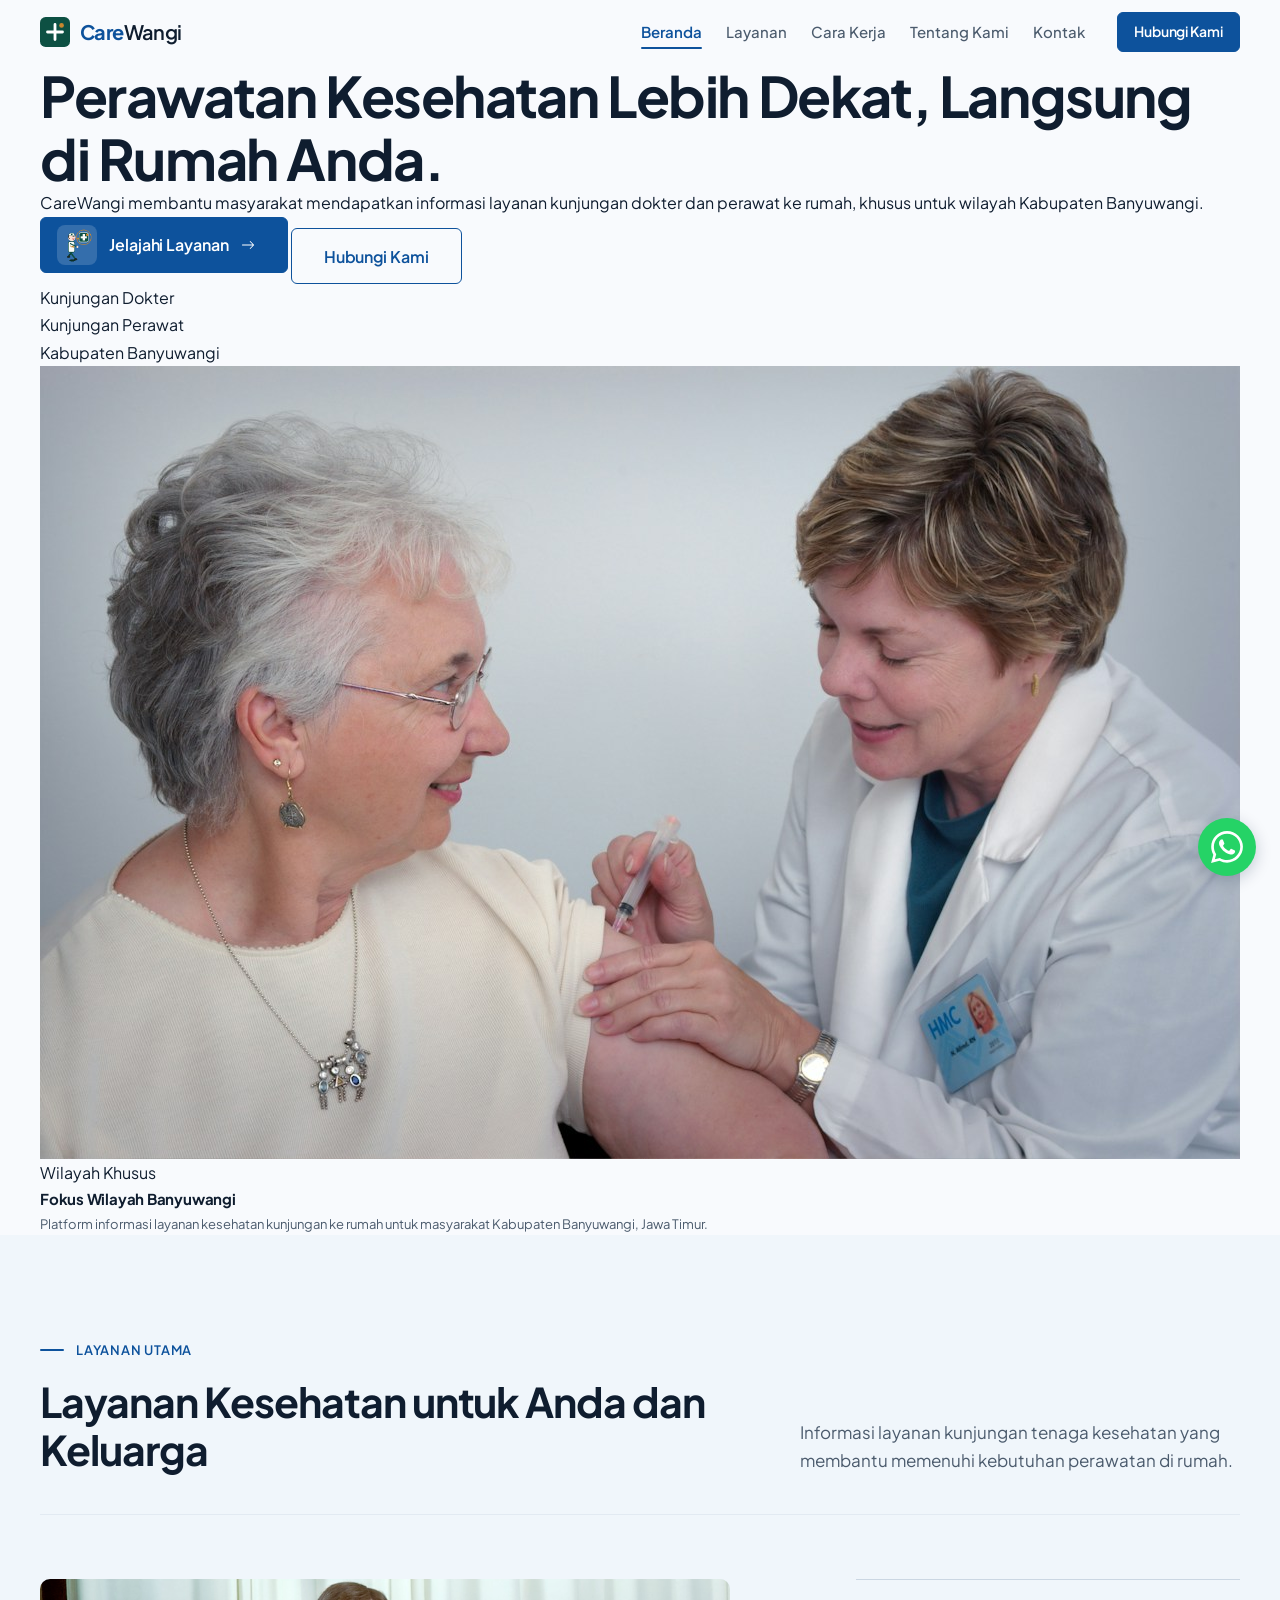
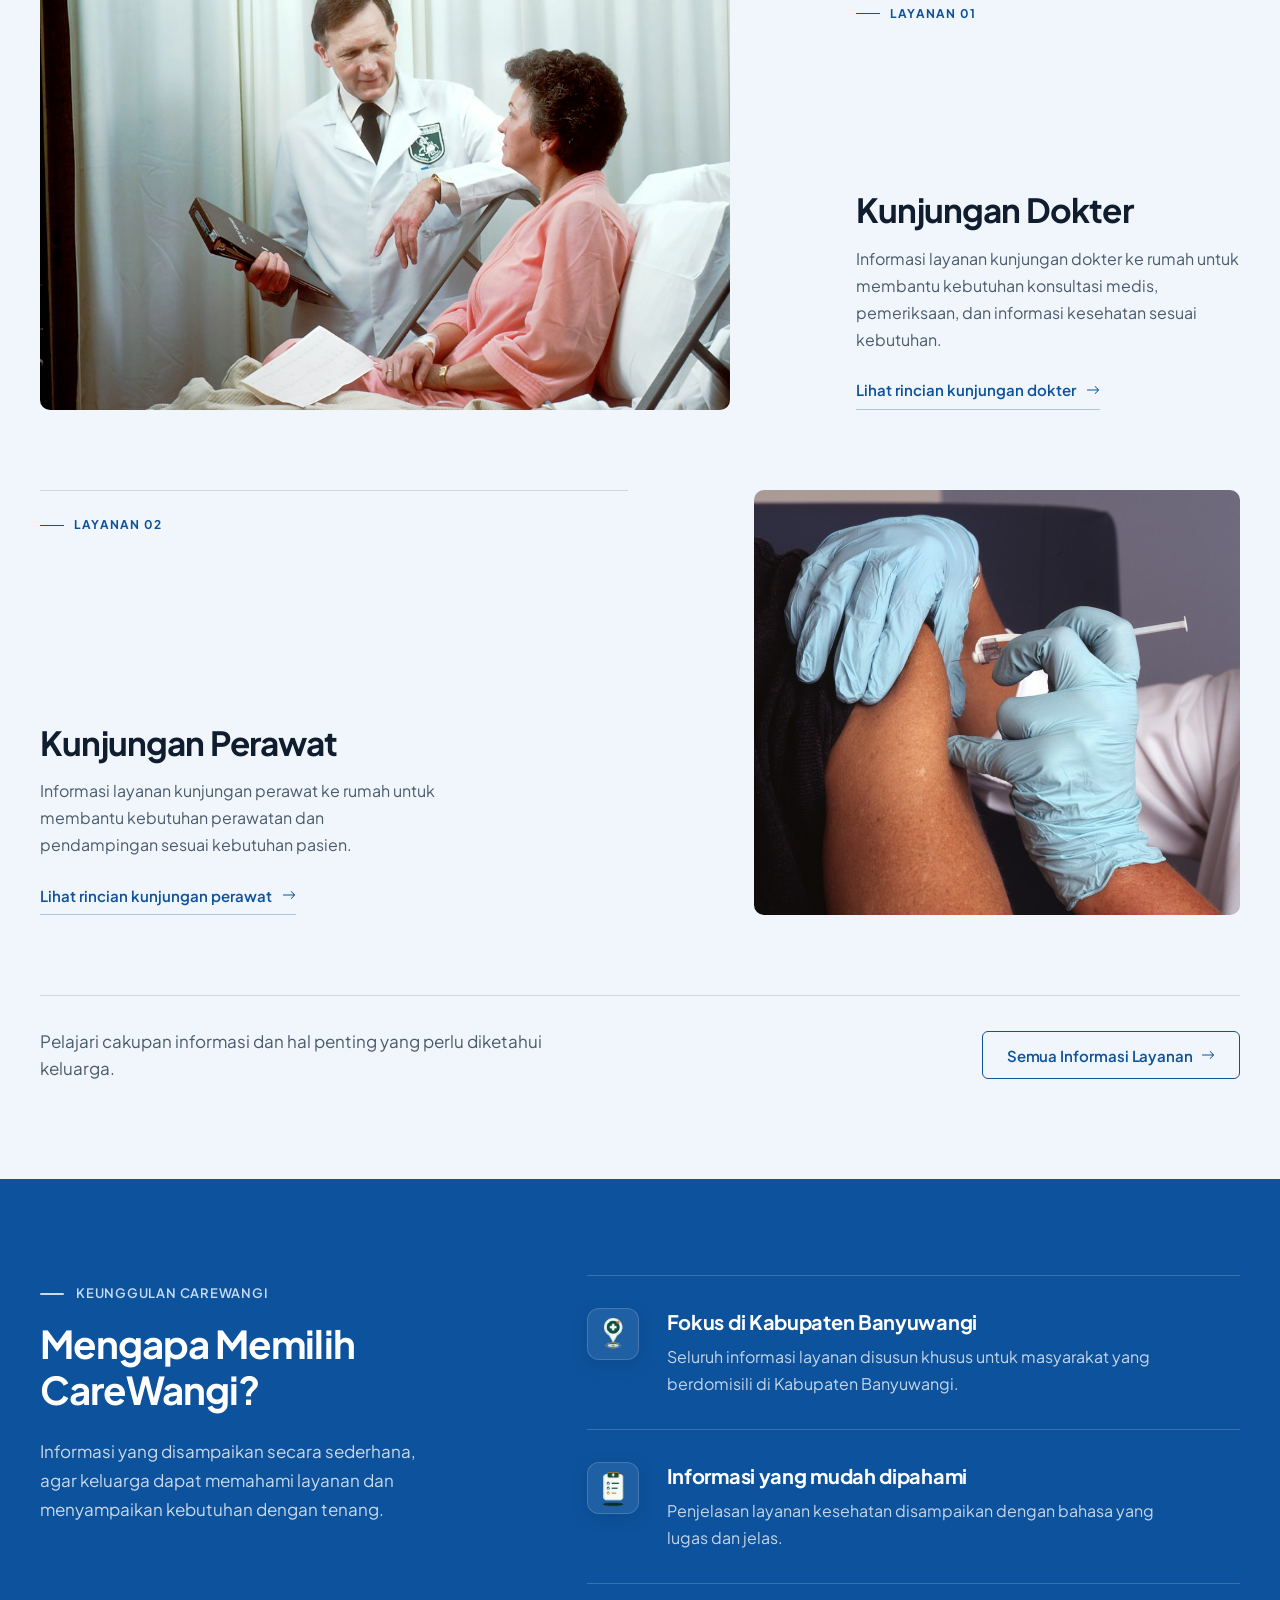
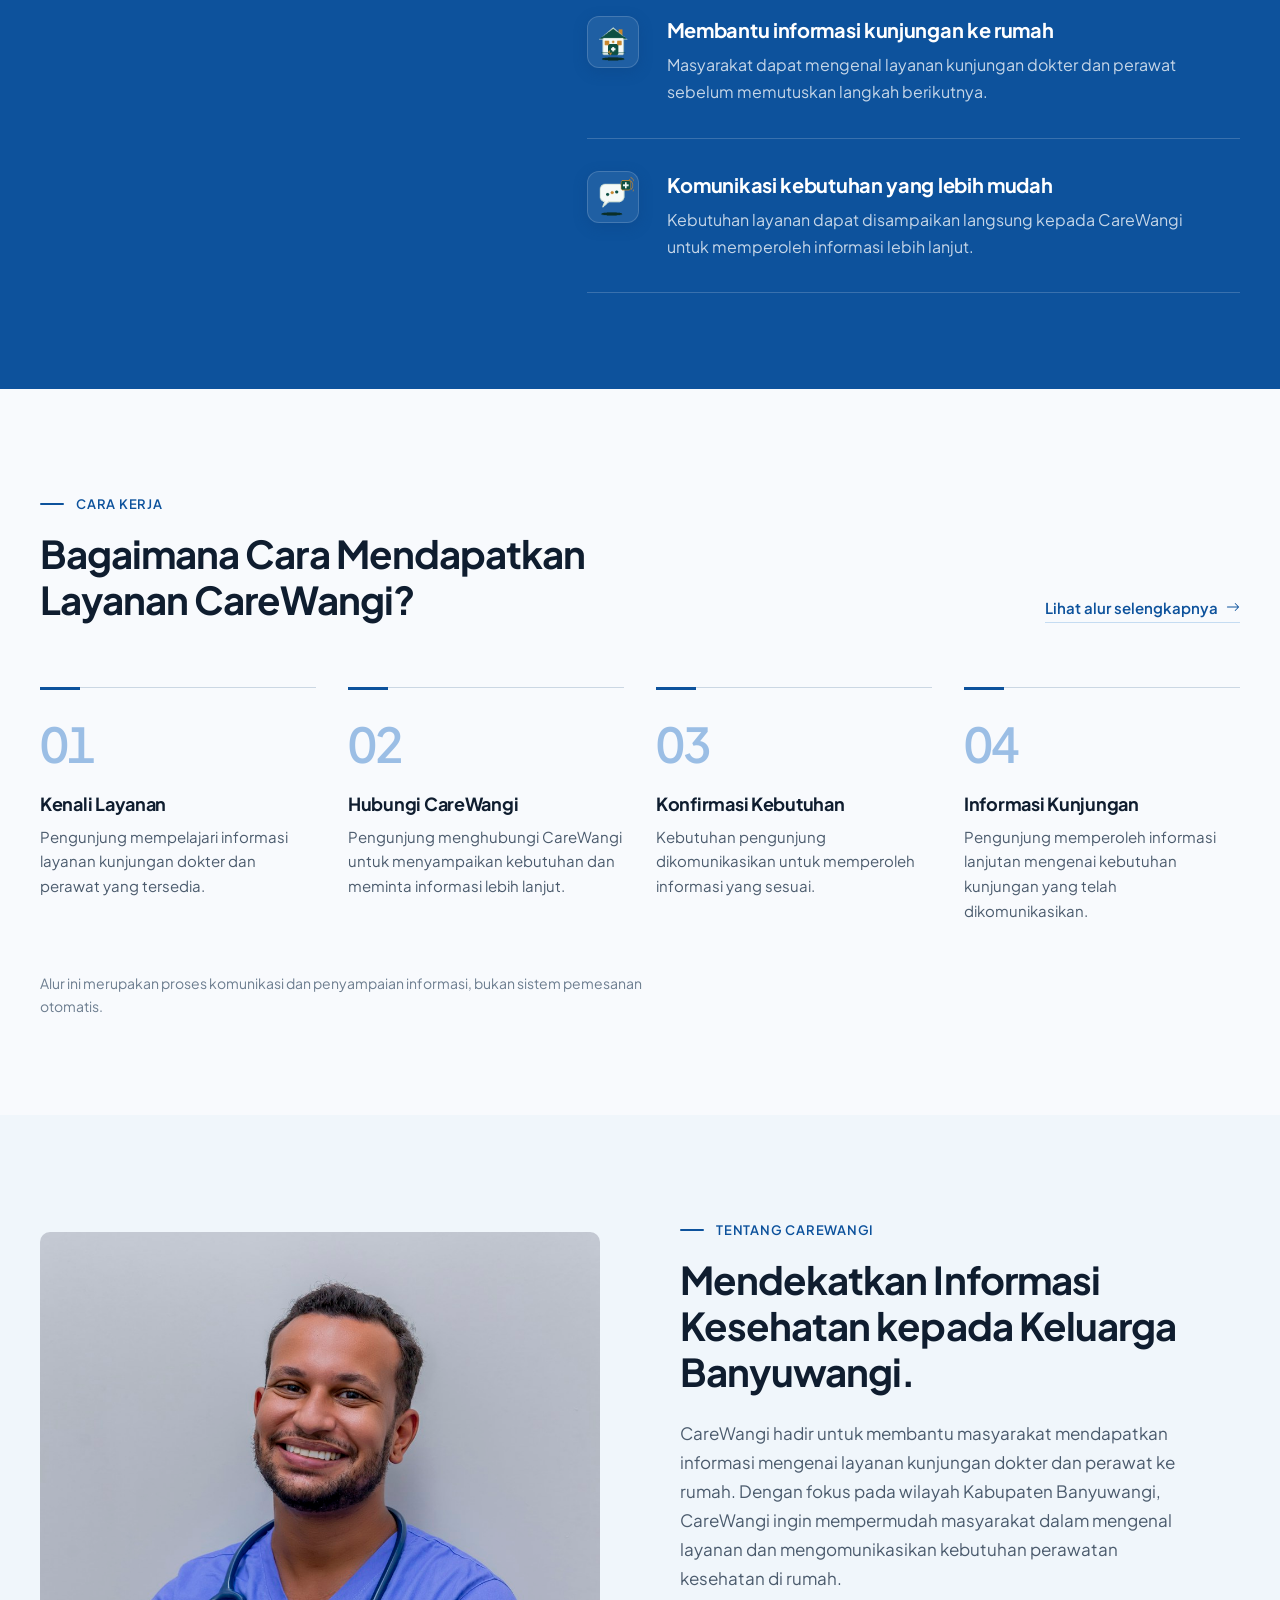
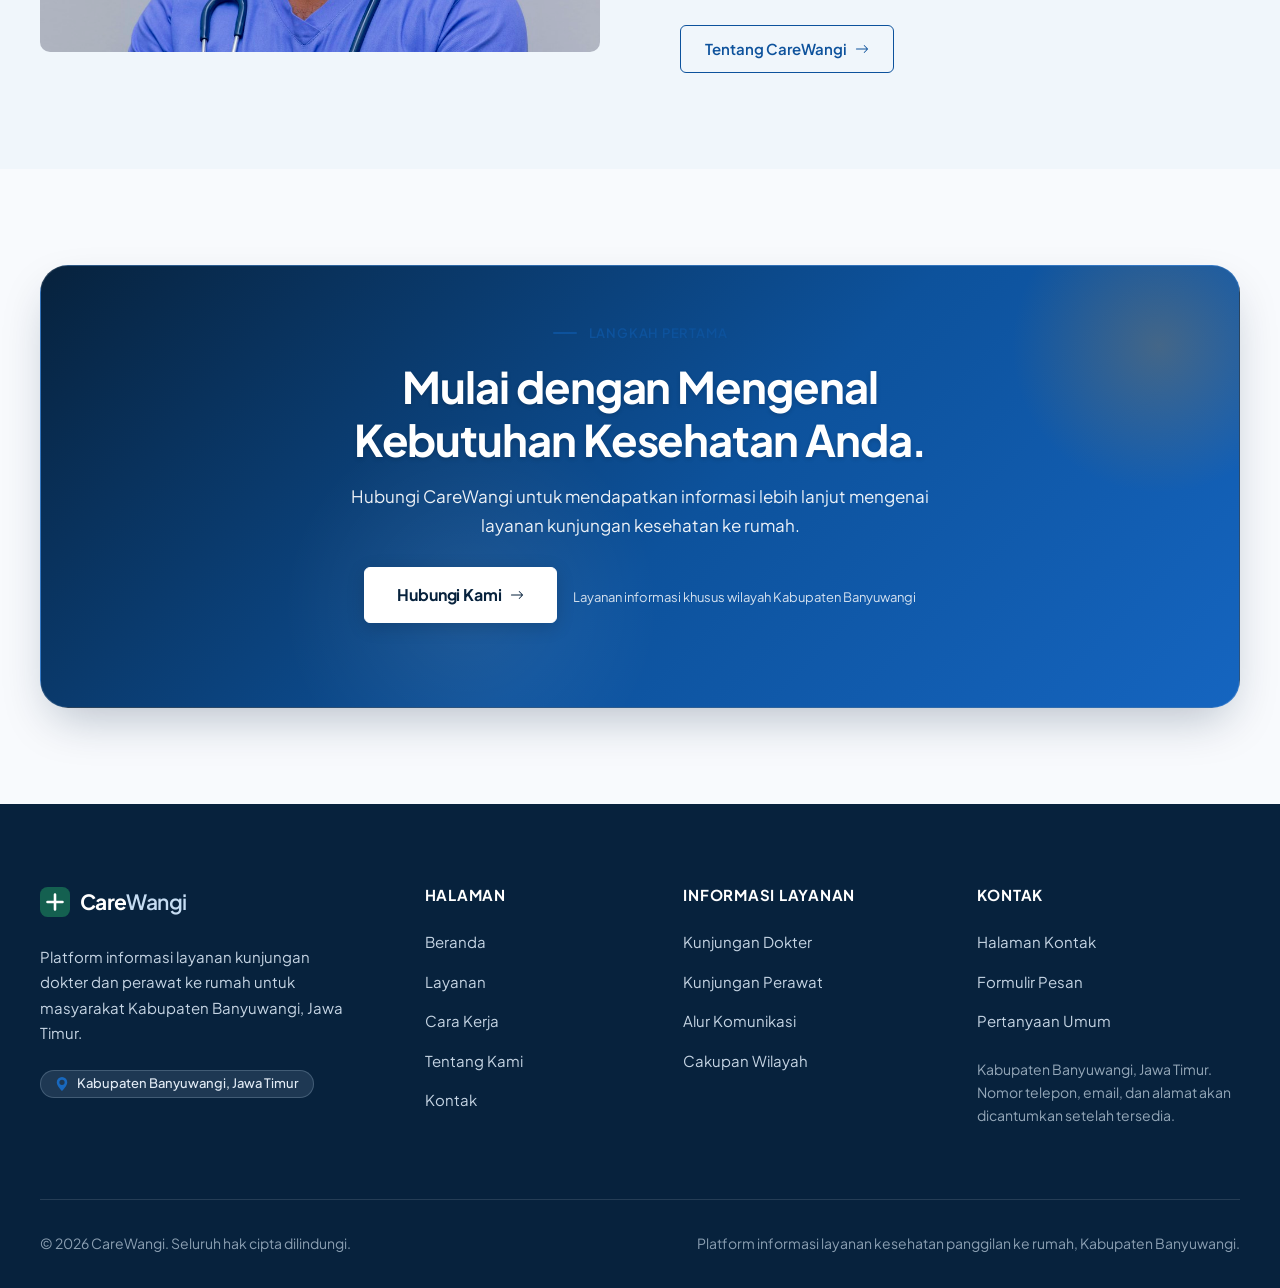
<file: index.html>
<!DOCTYPE html>
<html lang="id">
<head>
  <meta charset="UTF-8">
  <meta name="viewport" content="width=device-width, initial-scale=1.0">
  <title>CareWangi — Layanan Kesehatan Panggilan ke Rumah di Banyuwangi</title>
  <meta name="description" content="CareWangi membantu masyarakat mendapatkan informasi layanan kunjungan dokter dan perawat ke rumah, khusus untuk wilayah Kabupaten Banyuwangi.">
  <meta name="theme-color" content="#0D5043">
  <link rel="icon" href="assets/icons/logo.svg" type="image/svg+xml">
  <link rel="preconnect" href="https://fonts.googleapis.com">
  <link rel="preconnect" href="https://fonts.gstatic.com" crossorigin>
  <link href="https://fonts.googleapis.com/css2?family=Plus+Jakarta+Sans:wght@400;500;600;700&amp;display=swap" rel="stylesheet">
  <script>document.documentElement.classList.add('js');</script>
  <link rel="stylesheet" href="css/style.css">
</head>
<body data-page="beranda">
  <a class="skip-link" href="#main">Lewati ke konten utama</a>

  <header class="site-header" id="nav">
    <div class="site-container nav-container">
      <a href="index.html" class="brand-logo" aria-label="CareWangi Beranda">
        <svg viewBox="0 0 32 32" width="30" height="30" fill="none" xmlns="http://www.w3.org/2000/svg" aria-hidden="true">
          <rect width="32" height="32" rx="6" fill="#0D5043"/>
          <path d="M16 8v16M8 16h16" stroke="#ffffff" stroke-width="3" stroke-linecap="round"/>
          <circle cx="23" cy="9" r="2.5" fill="#C9872E"/>
        </svg>
        <span class="brand-name">Care<span>Wangi</span></span>
      </a>

      <button class="menu-toggle" id="burger" aria-label="Buka navigasi menu" aria-expanded="false" aria-controls="menu">
        <span class="toggle-bar"></span>
        <span class="toggle-bar"></span>
        <span class="toggle-bar"></span>
      </button>

      <nav class="nav-menu" id="menu" aria-label="Navigasi Utama">
        <ul class="nav-links">
          <li><a href="index.html" class="nav-link active" aria-current="page">Beranda</a></li>
          <li><a href="layanan.html" class="nav-link">Layanan</a></li>
          <li><a href="cara-kerja.html" class="nav-link">Cara Kerja</a></li>
          <li><a href="tentang-kami.html" class="nav-link">Tentang Kami</a></li>
          <li><a href="kontak.html" class="nav-link">Kontak</a></li>
        </ul>
        <div class="nav-cta">
          <a href="kontak.html" class="btn btn-primary btn-sm">Hubungi Kami</a>
        </div>
      </nav>
    </div>
  </header>

  <div class="nav-backdrop" id="navBackdrop" aria-hidden="true"></div>

  <main id="main">

    <!-- SECTION 1 — HERO -->
    <section class="hero" aria-labelledby="hero-title">
      <div class="site-container hero-grid">
        <div class="hero-content">
          <h1 class="hero-title" id="hero-title">Perawatan Kesehatan Lebih Dekat, <span class="hl">Langsung di Rumah Anda.</span></h1>
          <p class="hero-desc">CareWangi membantu masyarakat mendapatkan informasi layanan kunjungan dokter dan perawat ke rumah, khusus untuk wilayah Kabupaten Banyuwangi.</p>
          <div class="hero-actions">
            <a href="layanan.html" class="btn btn-primary btn-lg btn-jelajah">
              <span class="btn-care-icon-wrap" aria-hidden="true">
                <img src="assets/icons/care-walk.gif" alt="" class="btn-care-gif" width="34" height="34">
              </span>
              <span>Jelajahi Layanan</span>
              <svg viewBox="0 0 16 16" width="14" height="14" fill="currentColor" aria-hidden="true"><path fill-rule="evenodd" d="M1 8a.5.5 0 0 1 .5-.5h11.793l-3.147-3.146a.5.5 0 0 1 .708-.708l4 4a.5.5 0 0 1 0 .708l-4 4a.5.5 0 0 1-.708-.708L13.293 8.5H1.5A.5.5 0 0 1 1 8z"/></svg>
            </a>
            <a href="kontak.html" class="btn btn-outline btn-lg">Hubungi Kami</a>
          </div>
          <ul class="hero-facts">
            <li>Kunjungan Dokter</li>
            <li>Kunjungan Perawat</li>
            <li>Kabupaten Banyuwangi</li>
          </ul>
        </div>
        <div class="hero-media">
          <div class="hero-dot-pattern" aria-hidden="true"></div>
          <div class="hero-image-wrap">
            <img src="assets/images/hero-homecare.jpg" alt="Tenaga kesehatan berbincang hangat dengan seorang pasien lanjut usia" class="hero-photo" width="1200" height="793" fetchpriority="high">
          </div>
          <div class="hero-info-card" id="heroInfoCard">
            <div class="hero-info-badge">
              <span class="pulse-dot"></span>
              <span>Wilayah Khusus</span>
            </div>
            <strong class="hero-info-title">Fokus Wilayah Banyuwangi</strong>
            <p class="hero-info-desc">Platform informasi layanan kesehatan kunjungan ke rumah untuk masyarakat Kabupaten Banyuwangi, Jawa Timur.</p>
          </div>
        </div>
      </div>
    </section>

    <!-- SECTION 2 — LAYANAN -->
    <!-- SECTION 2 — LAYANAN UTAMA (Showcase) -->
    <section class="section section-sage" aria-labelledby="layanan-title">
      <div class="site-container">
        <div class="section-head svc-section-head reveal">
          <div>
            <span class="eyebrow">Layanan Utama</span>
            <h2 id="layanan-title">Layanan Kesehatan untuk Anda dan Keluarga</h2>
          </div>
          <p>Informasi layanan kunjungan tenaga kesehatan yang membantu memenuhi kebutuhan perawatan di rumah.</p>
        </div>

        <div class="svc-grid">
          <article class="svc svc-featured reveal">
            <div class="svc-media">
              <img src="assets/images/tentang-kami.jpg" alt="Dokter berbincang dengan pasien mengenai kondisi kesehatannya" class="svc-photo" width="1000" height="667" loading="lazy">
            </div>
            <div class="svc-body">
              <span class="svc-kicker">Layanan 01</span>
              <h3 class="svc-title">Kunjungan Dokter</h3>
              <p class="svc-desc">Informasi layanan kunjungan dokter ke rumah untuk membantu kebutuhan konsultasi medis, pemeriksaan, dan informasi kesehatan sesuai kebutuhan.</p>
              <a href="layanan.html#dokter" class="svc-link"><span>Lihat rincian kunjungan dokter</span><svg viewBox="0 0 16 16" width="14" height="14" fill="currentColor" aria-hidden="true"><path fill-rule="evenodd" d="M1 8a.5.5 0 0 1 .5-.5h11.793l-3.147-3.146a.5.5 0 0 1 .708-.708l4 4a.5.5 0 0 1 0 .708l-4 4a.5.5 0 0 1-.708-.708L13.293 8.5H1.5A.5.5 0 0 1 1 8z"/></svg></a>
            </div>
          </article>

          <article class="svc svc-compact reveal">
            <div class="svc-media">
              <img src="assets/images/layanan-perawat.jpg" alt="Perawat bersarung tangan memberikan perawatan kepada pasien" class="svc-photo" width="1000" height="800" loading="lazy">
            </div>
            <div class="svc-body">
              <span class="svc-kicker">Layanan 02</span>
              <h3 class="svc-title">Kunjungan Perawat</h3>
              <p class="svc-desc">Informasi layanan kunjungan perawat ke rumah untuk membantu kebutuhan perawatan dan pendampingan sesuai kebutuhan pasien.</p>
              <a href="layanan.html#perawat" class="svc-link"><span>Lihat rincian kunjungan perawat</span><svg viewBox="0 0 16 16" width="14" height="14" fill="currentColor" aria-hidden="true"><path fill-rule="evenodd" d="M1 8a.5.5 0 0 1 .5-.5h11.793l-3.147-3.146a.5.5 0 0 1 .708-.708l4 4a.5.5 0 0 1 0 .708l-4 4a.5.5 0 0 1-.708-.708L13.293 8.5H1.5A.5.5 0 0 1 1 8z"/></svg></a>
            </div>
          </article>
        </div>

        <div class="svc-more reveal">
          <p class="svc-more-text">Pelajari cakupan informasi dan hal penting yang perlu diketahui keluarga.</p>
          <a href="layanan.html" class="btn btn-outline"><span>Semua Informasi Layanan</span><svg viewBox="0 0 16 16" width="14" height="14" fill="currentColor" aria-hidden="true"><path fill-rule="evenodd" d="M1 8a.5.5 0 0 1 .5-.5h11.793l-3.147-3.146a.5.5 0 0 1 .708-.708l4 4a.5.5 0 0 1 0 .708l-4 4a.5.5 0 0 1-.708-.708L13.293 8.5H1.5A.5.5 0 0 1 1 8z"/></svg></a>
        </div>
      </div>
    </section>

    <!-- SECTION 3 — KEUNGGULAN -->
    <section class="section section-teal" aria-labelledby="unggul-title">
      <div class="site-container adv-grid">
        <div class="adv-intro reveal">
          <span class="eyebrow">Keunggulan CareWangi</span>
          <h2 id="unggul-title">Mengapa Memilih CareWangi?</h2>
          <p>Informasi yang disampaikan secara sederhana, agar keluarga dapat memahami layanan dan menyampaikan kebutuhan dengan tenang.</p>
        </div>
        <ol class="adv-list reveal">
          <li>
            <span class="adv-icon-wrap" aria-hidden="true">
              <img src="assets/icons/keunggulan-banyuwangi.gif" alt="" class="adv-gif" width="48" height="48">
            </span>
            <div>
              <h3>Fokus di Kabupaten Banyuwangi</h3>
              <p>Seluruh informasi layanan disusun khusus untuk masyarakat yang berdomisili di Kabupaten Banyuwangi.</p>
            </div>
          </li>
          <li>
            <span class="adv-icon-wrap" aria-hidden="true">
              <img src="assets/icons/keunggulan-informasi.gif" alt="" class="adv-gif" width="48" height="48">
            </span>
            <div>
              <h3>Informasi yang mudah dipahami</h3>
              <p>Penjelasan layanan kesehatan disampaikan dengan bahasa yang lugas dan jelas.</p>
            </div>
          </li>
          <li>
            <span class="adv-icon-wrap" aria-hidden="true">
              <img src="assets/icons/keunggulan-kunjungan.gif" alt="" class="adv-gif" width="48" height="48">
            </span>
            <div>
              <h3>Membantu informasi kunjungan ke rumah</h3>
              <p>Masyarakat dapat mengenal layanan kunjungan dokter dan perawat sebelum memutuskan langkah berikutnya.</p>
            </div>
          </li>
          <li>
            <span class="adv-icon-wrap" aria-hidden="true">
              <img src="assets/icons/keunggulan-komunikasi.gif" alt="" class="adv-gif" width="48" height="48">
            </span>
            <div>
              <h3>Komunikasi kebutuhan yang lebih mudah</h3>
              <p>Kebutuhan layanan dapat disampaikan langsung kepada CareWangi untuk memperoleh informasi lebih lanjut.</p>
            </div>
          </li>
        </ol>
      </div>
    </section>

    <!-- SECTION 4 — CARA KERJA -->
    <section class="section" aria-labelledby="alur-title">
      <div class="site-container">
        <div class="section-head reveal">
          <div>
            <span class="eyebrow">Cara Kerja</span>
            <h2 id="alur-title">Bagaimana Cara Mendapatkan Layanan CareWangi?</h2>
          </div>
          <div class="head-action">
            <a href="cara-kerja.html" class="text-link"><span>Lihat alur selengkapnya</span><svg viewBox="0 0 16 16" width="14" height="14" fill="currentColor" aria-hidden="true"><path fill-rule="evenodd" d="M1 8a.5.5 0 0 1 .5-.5h11.793l-3.147-3.146a.5.5 0 0 1 .708-.708l4 4a.5.5 0 0 1 0 .708l-4 4a.5.5 0 0 1-.708-.708L13.293 8.5H1.5A.5.5 0 0 1 1 8z"/></svg></a>
          </div>
        </div>

        <ol class="steps">
          <li class="step reveal">
            <span class="step-no">01</span>
            <h3>Kenali Layanan</h3>
            <p>Pengunjung mempelajari informasi layanan kunjungan dokter dan perawat yang tersedia.</p>
          </li>
          <li class="step reveal">
            <span class="step-no">02</span>
            <h3>Hubungi CareWangi</h3>
            <p>Pengunjung menghubungi CareWangi untuk menyampaikan kebutuhan dan meminta informasi lebih lanjut.</p>
          </li>
          <li class="step reveal">
            <span class="step-no">03</span>
            <h3>Konfirmasi Kebutuhan</h3>
            <p>Kebutuhan pengunjung dikomunikasikan untuk memperoleh informasi yang sesuai.</p>
          </li>
          <li class="step reveal">
            <span class="step-no">04</span>
            <h3>Informasi Kunjungan</h3>
            <p>Pengunjung memperoleh informasi lanjutan mengenai kebutuhan kunjungan yang telah dikomunikasikan.</p>
          </li>
        </ol>
        <p class="steps-note">Alur ini merupakan proses komunikasi dan penyampaian informasi, bukan sistem pemesanan otomatis.</p>
      </div>
    </section>

    <!-- SECTION 5 — TENTANG CAREWANGI -->
    <section class="section section-sage" aria-labelledby="tentang-title">
      <div class="site-container about-grid">
        <img src="assets/images/layanan-dokter.jpg" alt="Tenaga kesehatan tersenyum ramah dengan stetoskop" class="about-photo reveal" width="1000" height="1250" loading="lazy">
        <div class="about-text reveal">
          <span class="eyebrow">Tentang CareWangi</span>
          <h2 id="tentang-title">Mendekatkan Informasi Kesehatan kepada Keluarga Banyuwangi.</h2>
          <p>CareWangi hadir untuk membantu masyarakat mendapatkan informasi mengenai layanan kunjungan dokter dan perawat ke rumah. Dengan fokus pada wilayah Kabupaten Banyuwangi, CareWangi ingin mempermudah masyarakat dalam mengenal layanan dan mengomunikasikan kebutuhan perawatan kesehatan di rumah.</p>
          <a href="tentang-kami.html" class="btn btn-outline"><span>Tentang CareWangi</span><svg viewBox="0 0 16 16" width="14" height="14" fill="currentColor" aria-hidden="true"><path fill-rule="evenodd" d="M1 8a.5.5 0 0 1 .5-.5h11.793l-3.147-3.146a.5.5 0 0 1 .708-.708l4 4a.5.5 0 0 1 0 .708l-4 4a.5.5 0 0 1-.708-.708L13.293 8.5H1.5A.5.5 0 0 1 1 8z"/></svg></a>
        </div>
      </div>
    </section>

    <!-- SECTION 6 — CTA PENUTUP -->
    <section class="cta-section" aria-labelledby="cta-title">
      <div class="site-container">
        <div class="cta-editorial reveal">
          <div class="cta-editorial-content">
            <span class="eyebrow">Langkah Pertama</span>
            <h2 id="cta-title" class="cta-editorial-title">Mulai dengan Mengenal Kebutuhan Kesehatan Anda.</h2>
            <p class="cta-editorial-desc">Hubungi CareWangi untuk mendapatkan informasi lebih lanjut mengenai layanan kunjungan kesehatan ke rumah.</p>
            <div class="cta-editorial-actions">
              <a href="kontak.html" class="btn btn-primary btn-lg">
                <span>Hubungi Kami</span>
                <svg viewBox="0 0 16 16" width="14" height="14" fill="currentColor" aria-hidden="true"><path fill-rule="evenodd" d="M1 8a.5.5 0 0 1 .5-.5h11.793l-3.147-3.146a.5.5 0 0 1 .708-.708l4 4a.5.5 0 0 1 0 .708l-4 4a.5.5 0 0 1-.708-.708L13.293 8.5H1.5A.5.5 0 0 1 1 8z"/></svg>
              </a>
              <span class="cta-editorial-meta">Layanan informasi khusus wilayah Kabupaten Banyuwangi</span>
            </div>
          </div>
        </div>
      </div>
    </section>
  </main>

  <footer class="site-footer">
    <div class="site-container footer-grid">
      <div class="footer-col-brand">
        <a href="index.html" class="footer-logo" aria-label="CareWangi Beranda">
          <svg viewBox="0 0 32 32" width="30" height="30" fill="none" xmlns="http://www.w3.org/2000/svg" aria-hidden="true">
            <rect width="32" height="32" rx="8" fill="#146050"/>
            <path d="M16 8v16M8 16h16" stroke="#ffffff" stroke-width="2.75" stroke-linecap="round"/>
          </svg>
          <span class="footer-logo-text"><span class="brand-white">Care</span><span class="brand-sage">Wangi</span></span>
        </a>
        <p class="footer-desc">Platform informasi layanan kunjungan dokter dan perawat ke rumah untuk masyarakat Kabupaten Banyuwangi, Jawa Timur.</p>
        <div class="footer-region-badge">
          <svg viewBox="0 0 16 16" width="14" height="14" fill="currentColor" aria-hidden="true"><path d="M8 16s6-5.686 6-10A6 6 0 0 0 2 6c0 4.314 6 10 6 10zm0-7a3 3 0 1 1 0-6 3 3 0 0 1 0 6z"/></svg>
          <span>Kabupaten Banyuwangi, Jawa Timur</span>
        </div>
      </div>

      <div>
        <h4 class="footer-heading">Halaman</h4>
        <ul class="footer-links">
          <li><a href="index.html">Beranda</a></li>
          <li><a href="layanan.html">Layanan</a></li>
          <li><a href="cara-kerja.html">Cara Kerja</a></li>
          <li><a href="tentang-kami.html">Tentang Kami</a></li>
          <li><a href="kontak.html">Kontak</a></li>
        </ul>
      </div>

      <div>
        <h4 class="footer-heading">Informasi Layanan</h4>
        <ul class="footer-links">
          <li><a href="layanan.html#dokter">Kunjungan Dokter</a></li>
          <li><a href="layanan.html#perawat">Kunjungan Perawat</a></li>
          <li><a href="cara-kerja.html">Alur Komunikasi</a></li>
          <li><a href="tentang-kami.html#wilayah">Cakupan Wilayah</a></li>
        </ul>
      </div>

      <div>
        <h4 class="footer-heading">Kontak</h4>
        <ul class="footer-links">
          <li><a href="kontak.html">Halaman Kontak</a></li>
          <li><a href="kontak.html#form">Formulir Pesan</a></li>
          <li><a href="kontak.html#faq">Pertanyaan Umum</a></li>
        </ul>
        <p class="footer-note">Kabupaten Banyuwangi, Jawa Timur.<br>Nomor telepon, email, dan alamat akan dicantumkan setelah tersedia.</p>
      </div>
    </div>

    <div class="footer-bottom">
      <div class="site-container footer-bottom-inner">
        <p>© <span id="currentYear">2026</span> CareWangi. Seluruh hak cipta dilindungi.</p>
        <p class="footer-subtext">Platform informasi layanan kesehatan panggilan ke rumah, Kabupaten Banyuwangi.</p>
      </div>
    </div>
  </footer>

  <!-- FLOATING WHATSAPP BUTTON -->
  <a href="https://wa.me/?text=Halo%20CareWangi%2C%20saya%20ingin%20mengetahui%20informasi%20mengenai%20layanan%20kunjungan%20dokter%20dan%20perawat%20ke%20rumah."
     class="floating-wa"
     target="_blank"
     rel="noopener noreferrer"
     aria-label="Hubungi CareWangi melalui WhatsApp"
     title="Hubungi CareWangi melalui WhatsApp">
    <svg viewBox="0 0 24 24" width="32" height="32" fill="currentColor" aria-hidden="true">
      <path d="M.057 24l1.687-6.163c-1.041-1.804-1.588-3.849-1.587-5.946.003-6.556 5.338-11.891 11.893-11.891 3.181.001 6.167 1.24 8.413 3.488 2.245 2.248 3.481 5.236 3.48 8.414-.003 6.557-5.338 11.892-11.893 11.892-1.99-.001-3.951-.5-5.688-1.448l-6.305 1.654zm6.597-3.807c1.676.995 3.276 1.591 5.392 1.592 5.448 0 9.886-4.434 9.889-9.885.002-5.462-4.415-9.89-9.881-9.892-5.452 0-9.887 4.434-9.889 9.884-.001 2.225.651 3.891 1.746 5.634l-.999 3.648 3.742-.981zm11.387-5.464c-.074-.124-.272-.198-.57-.347-.297-.149-1.758-.868-2.031-.967-.272-.099-.47-.149-.669.149-.198.297-.768.967-.941 1.165-.173.198-.347.223-.644.074-.297-.149-1.255-.462-2.39-1.475-.883-.788-1.48-1.761-1.653-2.059-.173-.297-.018-.458.13-.606.134-.133.297-.347.446-.521.151-.172.2-.296.3-.495.099-.198.05-.372-.025-.521-.075-.148-.669-1.611-.916-2.206-.242-.579-.487-.501-.669-.51l-.57-.01c-.198 0-.52.074-.792.372s-1.04 1.016-1.04 2.479 1.065 2.876 1.213 3.074c.149.198 2.095 3.2 5.076 4.487.709.306 1.263.489 1.694.626.712.226 1.36.194 1.872.118.571-.085 1.758-.719 2.006-1.413.248-.695.248-1.29.173-1.414z"/>
    </svg>
  </a>

  <script src="js/script.js"></script>
</body>
</html>
</file>
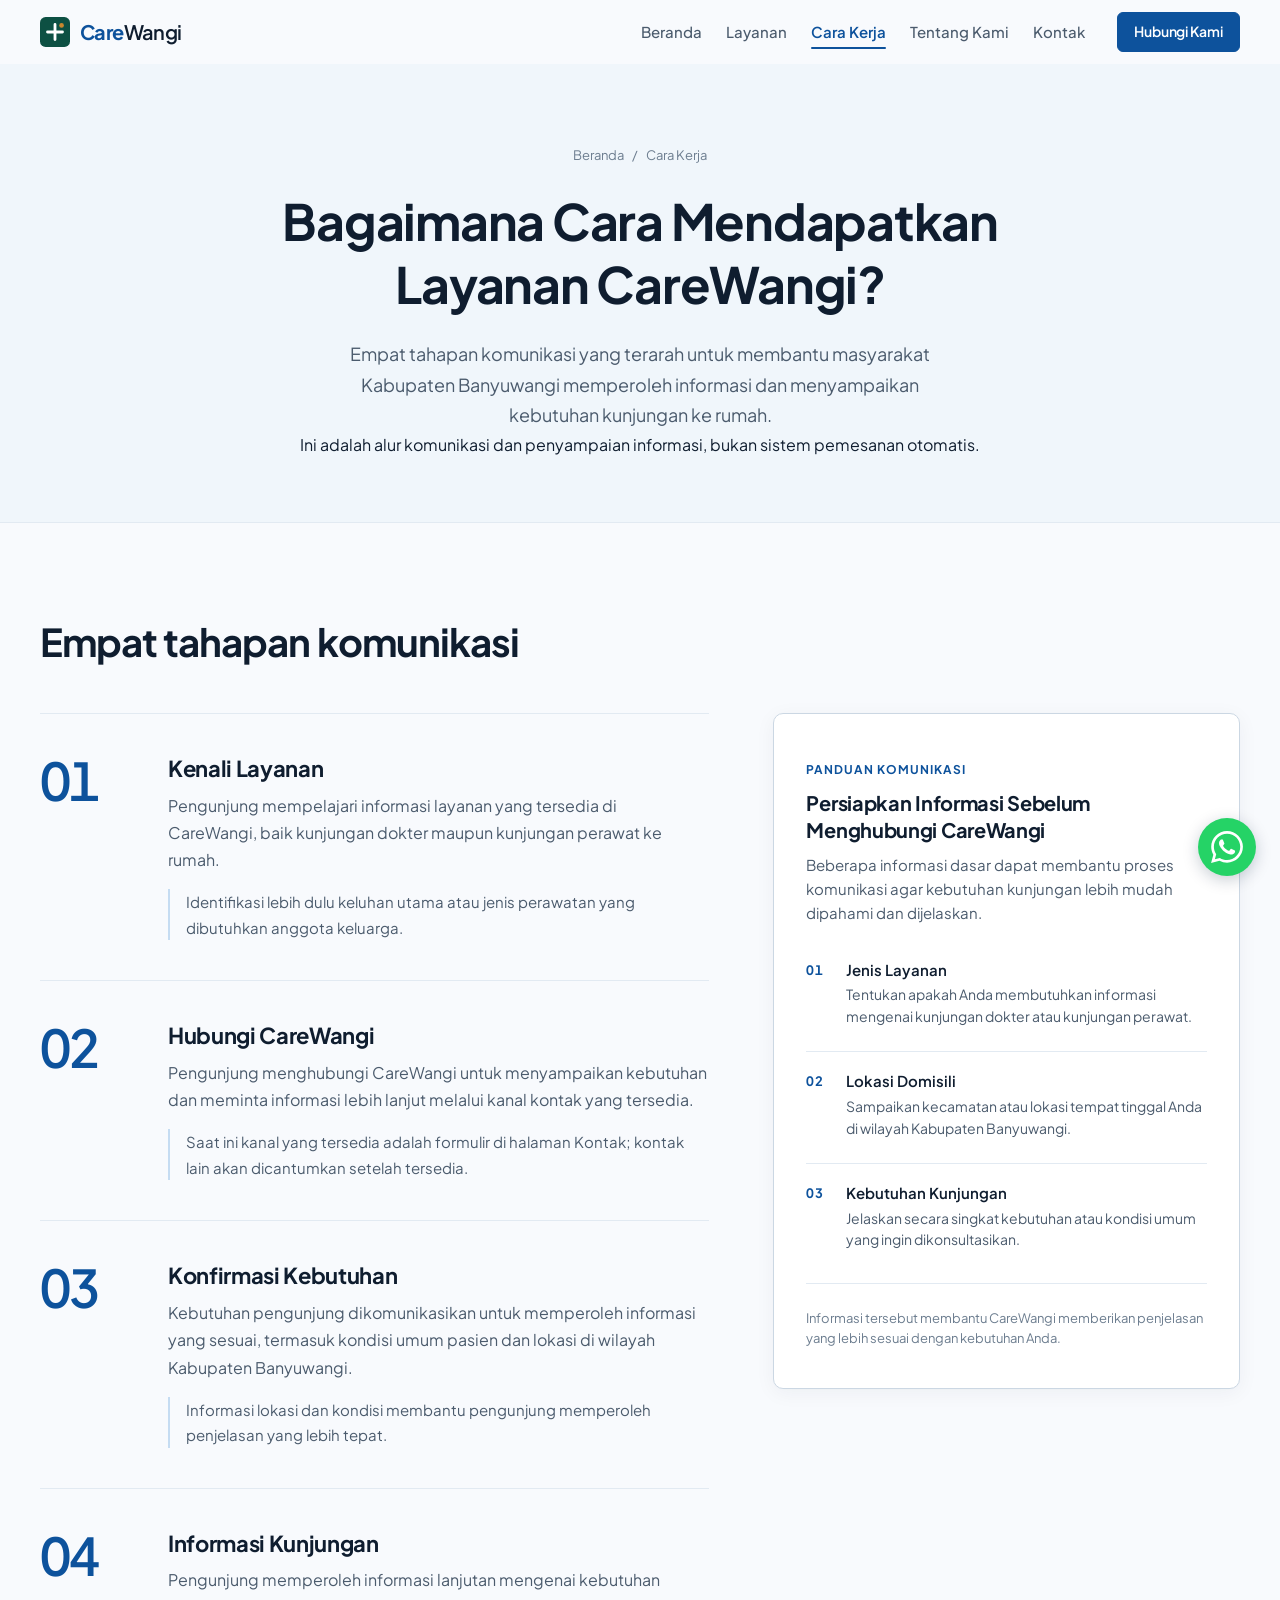
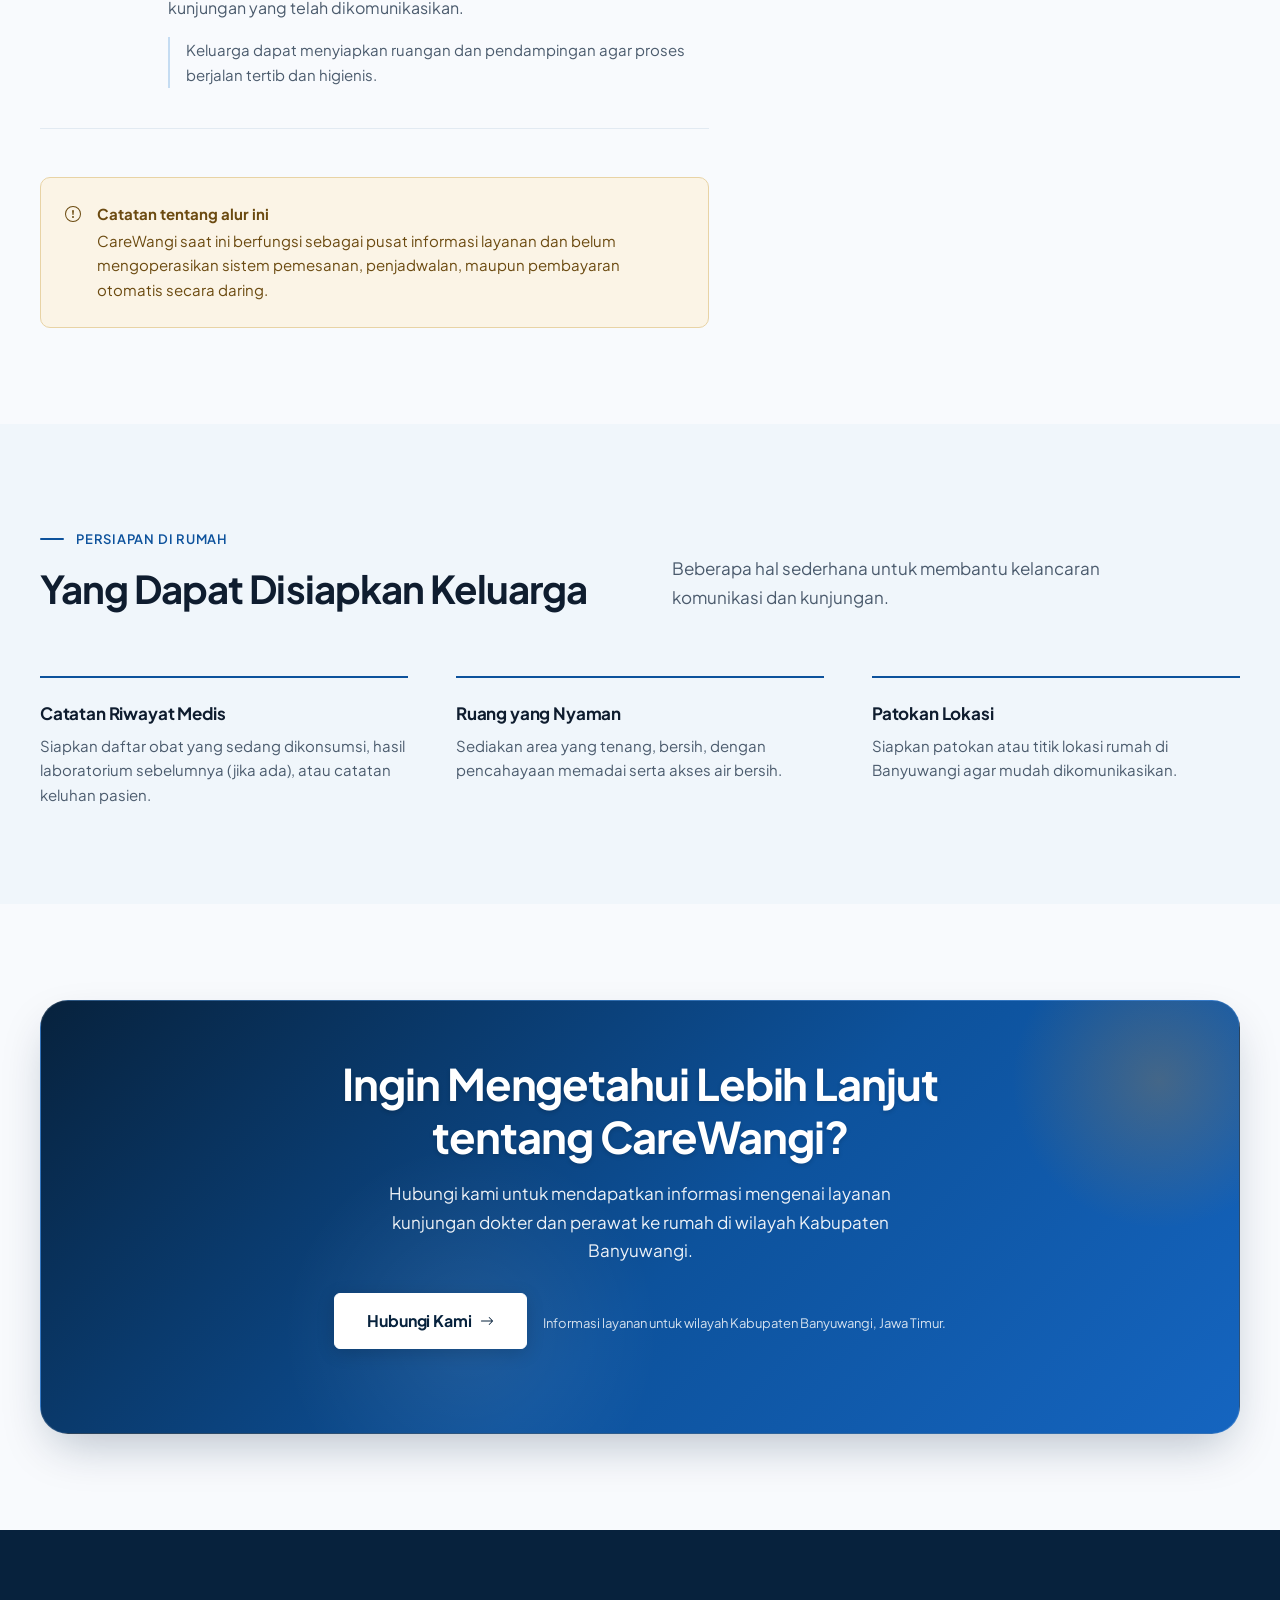
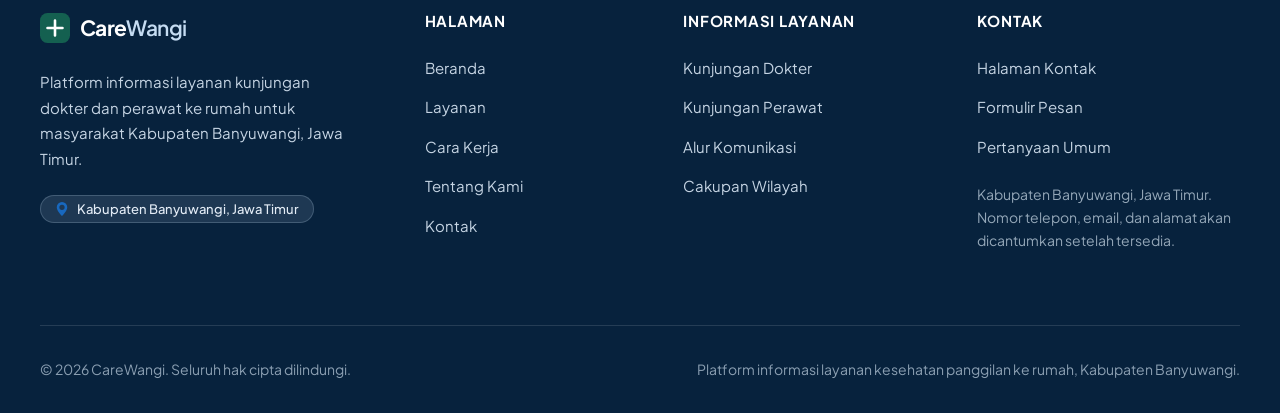
<file: cara-kerja.html>
<!DOCTYPE html>
<html lang="id">
<head>
  <meta charset="UTF-8">
  <meta name="viewport" content="width=device-width, initial-scale=1.0">
  <title>Cara Kerja — CareWangi Banyuwangi</title>
  <meta name="description" content="Pelajari empat tahapan sederhana untuk memperoleh informasi dan mengomunikasikan kebutuhan kunjungan tenaga kesehatan ke rumah melalui CareWangi.">
  <meta name="theme-color" content="#0D5043">
  <link rel="icon" href="assets/icons/logo.svg" type="image/svg+xml">
  <link rel="preconnect" href="https://fonts.googleapis.com">
  <link rel="preconnect" href="https://fonts.gstatic.com" crossorigin>
  <link href="https://fonts.googleapis.com/css2?family=Plus+Jakarta+Sans:wght@400;500;600;700&amp;display=swap" rel="stylesheet">
  <script>document.documentElement.classList.add('js');</script>
  <link rel="stylesheet" href="css/style.css">
</head>
<body data-page="cara-kerja">
  <a class="skip-link" href="#main">Lewati ke konten utama</a>

  <header class="site-header" id="nav">
    <div class="site-container nav-container">
      <a href="index.html" class="brand-logo" aria-label="CareWangi Beranda">
        <svg viewBox="0 0 32 32" width="30" height="30" fill="none" xmlns="http://www.w3.org/2000/svg" aria-hidden="true">
          <rect width="32" height="32" rx="6" fill="#0D5043"/>
          <path d="M16 8v16M8 16h16" stroke="#ffffff" stroke-width="3" stroke-linecap="round"/>
          <circle cx="23" cy="9" r="2.5" fill="#C9872E"/>
        </svg>
        <span class="brand-name">Care<span>Wangi</span></span>
      </a>

      <button class="menu-toggle" id="burger" aria-label="Buka navigasi menu" aria-expanded="false" aria-controls="menu">
        <span class="toggle-bar"></span>
        <span class="toggle-bar"></span>
        <span class="toggle-bar"></span>
      </button>

      <nav class="nav-menu" id="menu" aria-label="Navigasi Utama">
        <ul class="nav-links">
          <li><a href="index.html" class="nav-link">Beranda</a></li>
          <li><a href="layanan.html" class="nav-link">Layanan</a></li>
          <li><a href="cara-kerja.html" class="nav-link active" aria-current="page">Cara Kerja</a></li>
          <li><a href="tentang-kami.html" class="nav-link">Tentang Kami</a></li>
          <li><a href="kontak.html" class="nav-link">Kontak</a></li>
        </ul>
        <div class="nav-cta">
          <a href="kontak.html" class="btn btn-primary btn-sm">Hubungi Kami</a>
        </div>
      </nav>
    </div>
  </header>

  <div class="nav-backdrop" id="navBackdrop" aria-hidden="true"></div>

  <main id="main">

    <header class="page-hero">
      <div class="site-container page-hero-grid">
        <div>
          <nav class="crumbs" aria-label="Breadcrumb"><a href="index.html">Beranda</a><span aria-hidden="true">/</span><span>Cara Kerja</span></nav>
          <h1>Bagaimana Cara Mendapatkan Layanan CareWangi?</h1>
          <p class="lead">Empat tahapan komunikasi yang terarah untuk membantu masyarakat Kabupaten Banyuwangi memperoleh informasi dan menyampaikan kebutuhan kunjungan ke rumah.</p>
        </div>
        <p class="page-hero-aside">Ini adalah alur komunikasi dan penyampaian informasi, bukan sistem pemesanan otomatis.</p>
      </div>
    </header>

    <section class="section" aria-labelledby="tahap-title">
      <div class="site-container">
        <h2 id="tahap-title" class="reveal" style="margin-bottom:var(--s6)">Empat tahapan komunikasi</h2>

        <div class="workflow-layout">
          <div class="workflow-main">
            <ol class="timeline">
              <li class="t-step reveal">
                <span class="t-no">01</span>
                <div>
                  <h3>Kenali Layanan</h3>
                  <p>Pengunjung mempelajari informasi layanan yang tersedia di CareWangi, baik kunjungan dokter maupun kunjungan perawat ke rumah.</p>
                  <p class="t-hint">Identifikasi lebih dulu keluhan utama atau jenis perawatan yang dibutuhkan anggota keluarga.</p>
                </div>
              </li>
              <li class="t-step reveal">
                <span class="t-no">02</span>
                <div>
                  <h3>Hubungi CareWangi</h3>
                  <p>Pengunjung menghubungi CareWangi untuk menyampaikan kebutuhan dan meminta informasi lebih lanjut melalui kanal kontak yang tersedia.</p>
                  <p class="t-hint">Saat ini kanal yang tersedia adalah formulir di halaman Kontak; kontak lain akan dicantumkan setelah tersedia.</p>
                </div>
              </li>
              <li class="t-step reveal">
                <span class="t-no">03</span>
                <div>
                  <h3>Konfirmasi Kebutuhan</h3>
                  <p>Kebutuhan pengunjung dikomunikasikan untuk memperoleh informasi yang sesuai, termasuk kondisi umum pasien dan lokasi di wilayah Kabupaten Banyuwangi.</p>
                  <p class="t-hint">Informasi lokasi dan kondisi membantu pengunjung memperoleh penjelasan yang lebih tepat.</p>
                </div>
              </li>
              <li class="t-step reveal">
                <span class="t-no">04</span>
                <div>
                  <h3>Informasi Kunjungan</h3>
                  <p>Pengunjung memperoleh informasi lanjutan mengenai kebutuhan kunjungan yang telah dikomunikasikan.</p>
                  <p class="t-hint">Keluarga dapat menyiapkan ruangan dan pendampingan agar proses berjalan tertib dan higienis.</p>
                </div>
              </li>
            </ol>
            <div class="notice reveal">
              <svg viewBox="0 0 16 16" width="16" height="16" fill="currentColor" aria-hidden="true"><path d="M8 15A7 7 0 1 1 8 1a7 7 0 0 1 0 14zm0 1A8 8 0 1 0 8 0a8 8 0 0 0 0 16z"/><path d="M7.002 11a1 1 0 1 1 2 0 1 1 0 0 1-2 0zM7.1 4.995a.905.905 0 1 1 1.8 0l-.35 3.507a.552.552 0 0 1-1.1 0L7.1 4.995z"/></svg>
              <p><strong>Catatan tentang alur ini</strong>CareWangi saat ini berfungsi sebagai pusat informasi layanan dan belum mengoperasikan sistem pemesanan, penjadwalan, maupun pembayaran otomatis secara daring.</p>
            </div>
          </div>

          <aside class="workflow-aside">
            <div class="guide-card reveal">
              <span class="guide-tag">PANDUAN KOMUNIKASI</span>
              <h3 class="guide-title">Persiapkan Informasi Sebelum Menghubungi CareWangi</h3>
              <p class="guide-desc">Beberapa informasi dasar dapat membantu proses komunikasi agar kebutuhan kunjungan lebih mudah dipahami dan dijelaskan.</p>

              <ol class="guide-list">
                <li class="guide-item">
                  <span class="guide-num">01</span>
                  <div class="guide-item-body">
                    <strong class="guide-item-title">Jenis Layanan</strong>
                    <p class="guide-item-text">Tentukan apakah Anda membutuhkan informasi mengenai kunjungan dokter atau kunjungan perawat.</p>
                  </div>
                </li>
                <li class="guide-item">
                  <span class="guide-num">02</span>
                  <div class="guide-item-body">
                    <strong class="guide-item-title">Lokasi Domisili</strong>
                    <p class="guide-item-text">Sampaikan kecamatan atau lokasi tempat tinggal Anda di wilayah Kabupaten Banyuwangi.</p>
                  </div>
                </li>
                <li class="guide-item">
                  <span class="guide-num">03</span>
                  <div class="guide-item-body">
                    <strong class="guide-item-title">Kebutuhan Kunjungan</strong>
                    <p class="guide-item-text">Jelaskan secara singkat kebutuhan atau kondisi umum yang ingin dikonsultasikan.</p>
                  </div>
                </li>
              </ol>

              <p class="guide-note">Informasi tersebut membantu CareWangi memberikan penjelasan yang lebih sesuai dengan kebutuhan Anda.</p>
            </div>
          </aside>
        </div>
      </div>
    </section>

    <section class="section section-sage" aria-labelledby="siap-title">
      <div class="site-container">
        <div class="section-head reveal">
          <div>
            <span class="eyebrow">Persiapan di Rumah</span>
            <h2 id="siap-title">Yang Dapat Disiapkan Keluarga</h2>
          </div>
          <p>Beberapa hal sederhana untuk membantu kelancaran komunikasi dan kunjungan.</p>
        </div>
        <div class="notes-grid">
          <div class="note-item reveal">
            <h4>Catatan Riwayat Medis</h4>
            <p>Siapkan daftar obat yang sedang dikonsumsi, hasil laboratorium sebelumnya (jika ada), atau catatan keluhan pasien.</p>
          </div>
          <div class="note-item reveal">
            <h4>Ruang yang Nyaman</h4>
            <p>Sediakan area yang tenang, bersih, dengan pencahayaan memadai serta akses air bersih.</p>
          </div>
          <div class="note-item reveal">
            <h4>Patokan Lokasi</h4>
            <p>Siapkan patokan atau titik lokasi rumah di Banyuwangi agar mudah dikomunikasikan.</p>
          </div>
        </div>
      </div>
    </section>

    <!-- SECTION CTA PENUTUP -->
    <section class="cta-section" aria-labelledby="cta-title">
      <div class="site-container">
        <div class="cta-editorial reveal">
          <div class="cta-editorial-content">
            <h2 id="cta-title" class="cta-editorial-title">Ingin Mengetahui Lebih Lanjut tentang CareWangi?</h2>
            <p class="cta-editorial-desc">Hubungi kami untuk mendapatkan informasi mengenai layanan kunjungan dokter dan perawat ke rumah di wilayah Kabupaten Banyuwangi.</p>
            <div class="cta-editorial-actions">
              <a href="kontak.html" class="btn btn-primary btn-lg">
                <span>Hubungi Kami</span>
                <svg viewBox="0 0 16 16" width="14" height="14" fill="currentColor" aria-hidden="true"><path fill-rule="evenodd" d="M1 8a.5.5 0 0 1 .5-.5h11.793l-3.147-3.146a.5.5 0 0 1 .708-.708l4 4a.5.5 0 0 1 0 .708l-4 4a.5.5 0 0 1-.708-.708L13.293 8.5H1.5A.5.5 0 0 1 1 8z"/></svg>
              </a>
              <span class="cta-editorial-meta">Informasi layanan untuk wilayah Kabupaten Banyuwangi, Jawa Timur.</span>
            </div>
          </div>
        </div>
      </div>
    </section>
  </main>

  <footer class="site-footer">
    <div class="site-container footer-grid">
      <div class="footer-col-brand">
        <a href="index.html" class="footer-logo" aria-label="CareWangi Beranda">
          <svg viewBox="0 0 32 32" width="30" height="30" fill="none" xmlns="http://www.w3.org/2000/svg" aria-hidden="true">
            <rect width="32" height="32" rx="8" fill="#146050"/>
            <path d="M16 8v16M8 16h16" stroke="#ffffff" stroke-width="2.75" stroke-linecap="round"/>
          </svg>
          <span class="footer-logo-text"><span class="brand-white">Care</span><span class="brand-sage">Wangi</span></span>
        </a>
        <p class="footer-desc">Platform informasi layanan kunjungan dokter dan perawat ke rumah untuk masyarakat Kabupaten Banyuwangi, Jawa Timur.</p>
        <div class="footer-region-badge">
          <svg viewBox="0 0 16 16" width="14" height="14" fill="currentColor" aria-hidden="true"><path d="M8 16s6-5.686 6-10A6 6 0 0 0 2 6c0 4.314 6 10 6 10zm0-7a3 3 0 1 1 0-6 3 3 0 0 1 0 6z"/></svg>
          <span>Kabupaten Banyuwangi, Jawa Timur</span>
        </div>
      </div>

      <div>
        <h4 class="footer-heading">Halaman</h4>
        <ul class="footer-links">
          <li><a href="index.html">Beranda</a></li>
          <li><a href="layanan.html">Layanan</a></li>
          <li><a href="cara-kerja.html">Cara Kerja</a></li>
          <li><a href="tentang-kami.html">Tentang Kami</a></li>
          <li><a href="kontak.html">Kontak</a></li>
        </ul>
      </div>

      <div>
        <h4 class="footer-heading">Informasi Layanan</h4>
        <ul class="footer-links">
          <li><a href="layanan.html#dokter">Kunjungan Dokter</a></li>
          <li><a href="layanan.html#perawat">Kunjungan Perawat</a></li>
          <li><a href="cara-kerja.html">Alur Komunikasi</a></li>
          <li><a href="tentang-kami.html#wilayah">Cakupan Wilayah</a></li>
        </ul>
      </div>

      <div>
        <h4 class="footer-heading">Kontak</h4>
        <ul class="footer-links">
          <li><a href="kontak.html">Halaman Kontak</a></li>
          <li><a href="kontak.html#form">Formulir Pesan</a></li>
          <li><a href="kontak.html#faq">Pertanyaan Umum</a></li>
        </ul>
        <p class="footer-note">Kabupaten Banyuwangi, Jawa Timur.<br>Nomor telepon, email, dan alamat akan dicantumkan setelah tersedia.</p>
      </div>
    </div>

    <div class="footer-bottom">
      <div class="site-container footer-bottom-inner">
        <p>© <span id="currentYear">2026</span> CareWangi. Seluruh hak cipta dilindungi.</p>
        <p class="footer-subtext">Platform informasi layanan kesehatan panggilan ke rumah, Kabupaten Banyuwangi.</p>
      </div>
    </div>
  </footer>

  <!-- FLOATING WHATSAPP BUTTON -->
  <a href="https://wa.me/?text=Halo%20CareWangi%2C%20saya%20ingin%20mengetahui%20informasi%20mengenai%20layanan%20kunjungan%20dokter%20dan%20perawat%20ke%20rumah."
     class="floating-wa"
     target="_blank"
     rel="noopener noreferrer"
     aria-label="Hubungi CareWangi melalui WhatsApp"
     title="Hubungi CareWangi melalui WhatsApp">
    <svg viewBox="0 0 24 24" width="32" height="32" fill="currentColor" aria-hidden="true">
      <path d="M.057 24l1.687-6.163c-1.041-1.804-1.588-3.849-1.587-5.946.003-6.556 5.338-11.891 11.893-11.891 3.181.001 6.167 1.24 8.413 3.488 2.245 2.248 3.481 5.236 3.48 8.414-.003 6.557-5.338 11.892-11.893 11.892-1.99-.001-3.951-.5-5.688-1.448l-6.305 1.654zm6.597-3.807c1.676.995 3.276 1.591 5.392 1.592 5.448 0 9.886-4.434 9.889-9.885.002-5.462-4.415-9.89-9.881-9.892-5.452 0-9.887 4.434-9.889 9.884-.001 2.225.651 3.891 1.746 5.634l-.999 3.648 3.742-.981zm11.387-5.464c-.074-.124-.272-.198-.57-.347-.297-.149-1.758-.868-2.031-.967-.272-.099-.47-.149-.669.149-.198.297-.768.967-.941 1.165-.173.198-.347.223-.644.074-.297-.149-1.255-.462-2.39-1.475-.883-.788-1.48-1.761-1.653-2.059-.173-.297-.018-.458.13-.606.134-.133.297-.347.446-.521.151-.172.2-.296.3-.495.099-.198.05-.372-.025-.521-.075-.148-.669-1.611-.916-2.206-.242-.579-.487-.501-.669-.51l-.57-.01c-.198 0-.52.074-.792.372s-1.04 1.016-1.04 2.479 1.065 2.876 1.213 3.074c.149.198 2.095 3.2 5.076 4.487.709.306 1.263.489 1.694.626.712.226 1.36.194 1.872.118.571-.085 1.758-.719 2.006-1.413.248-.695.248-1.29.173-1.414z"/>
    </svg>
  </a>

  <script src="js/script.js"></script>
</body>
</html>
</file>
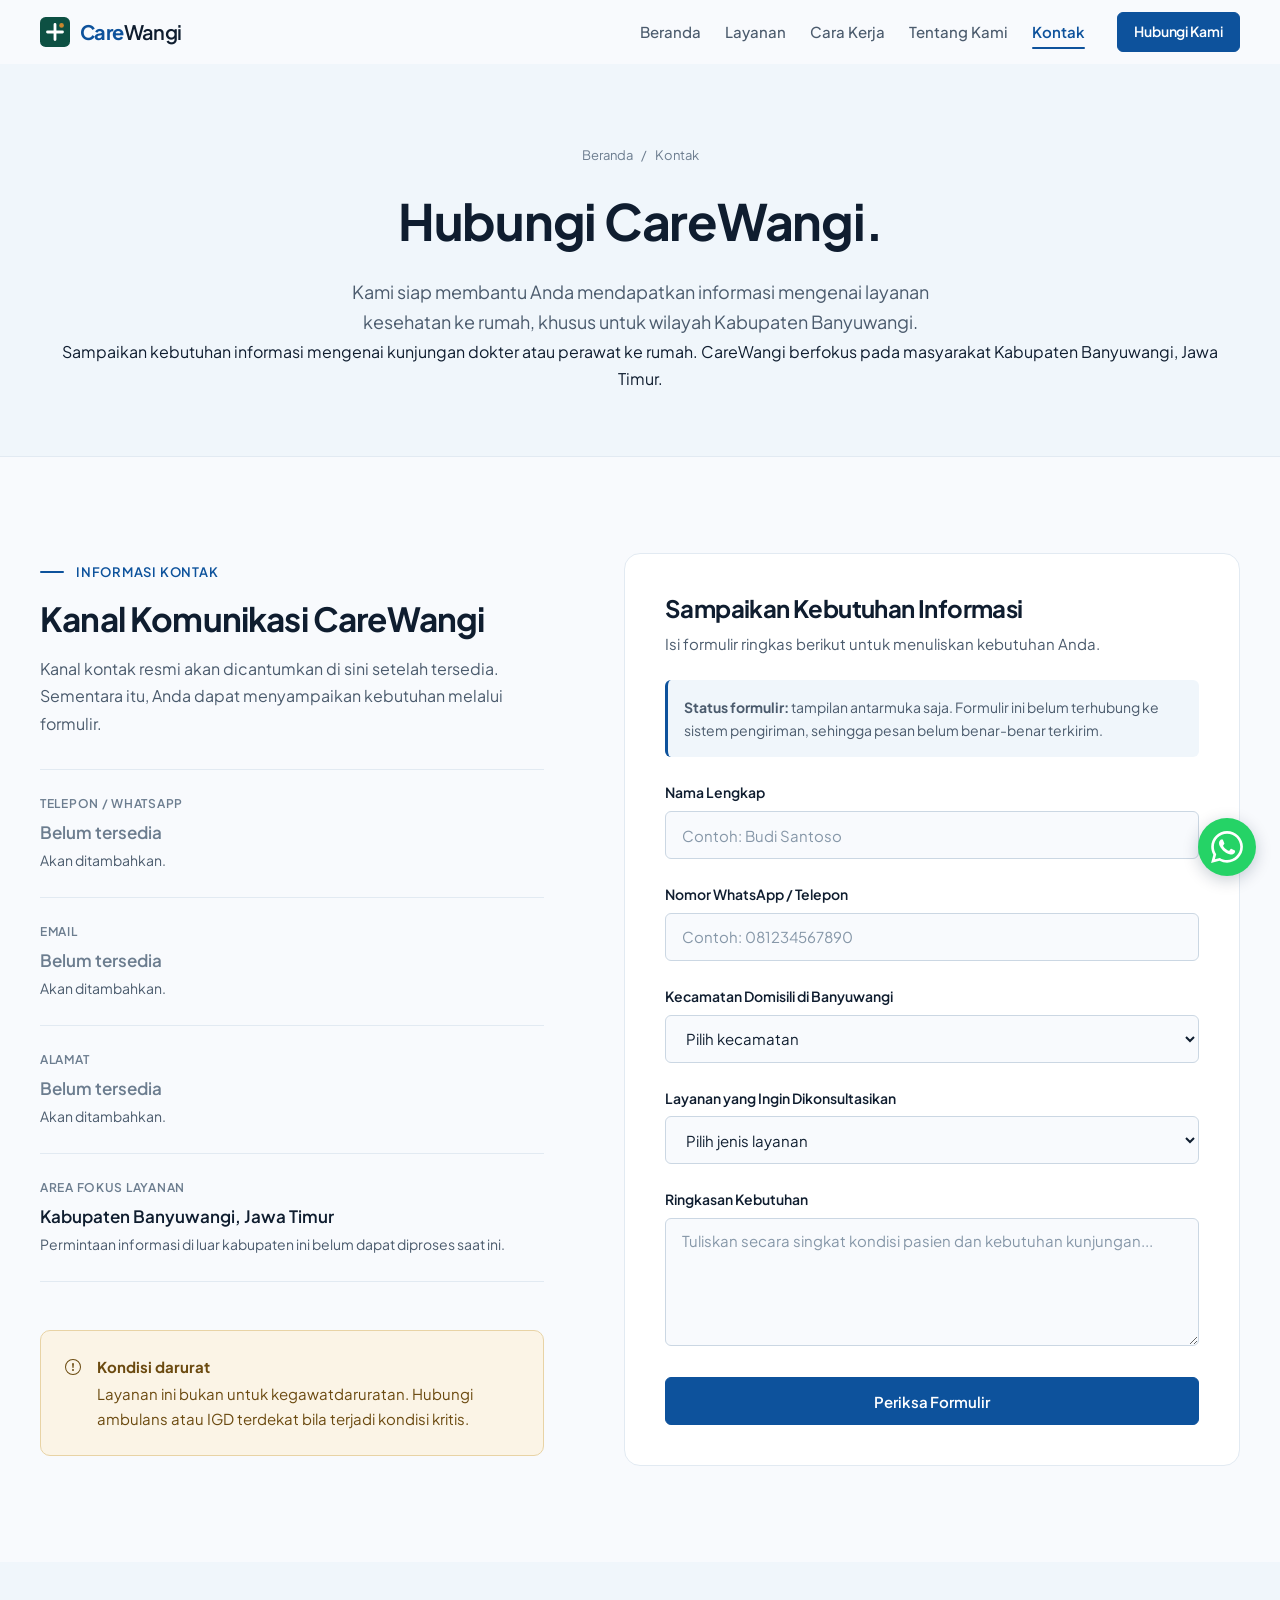
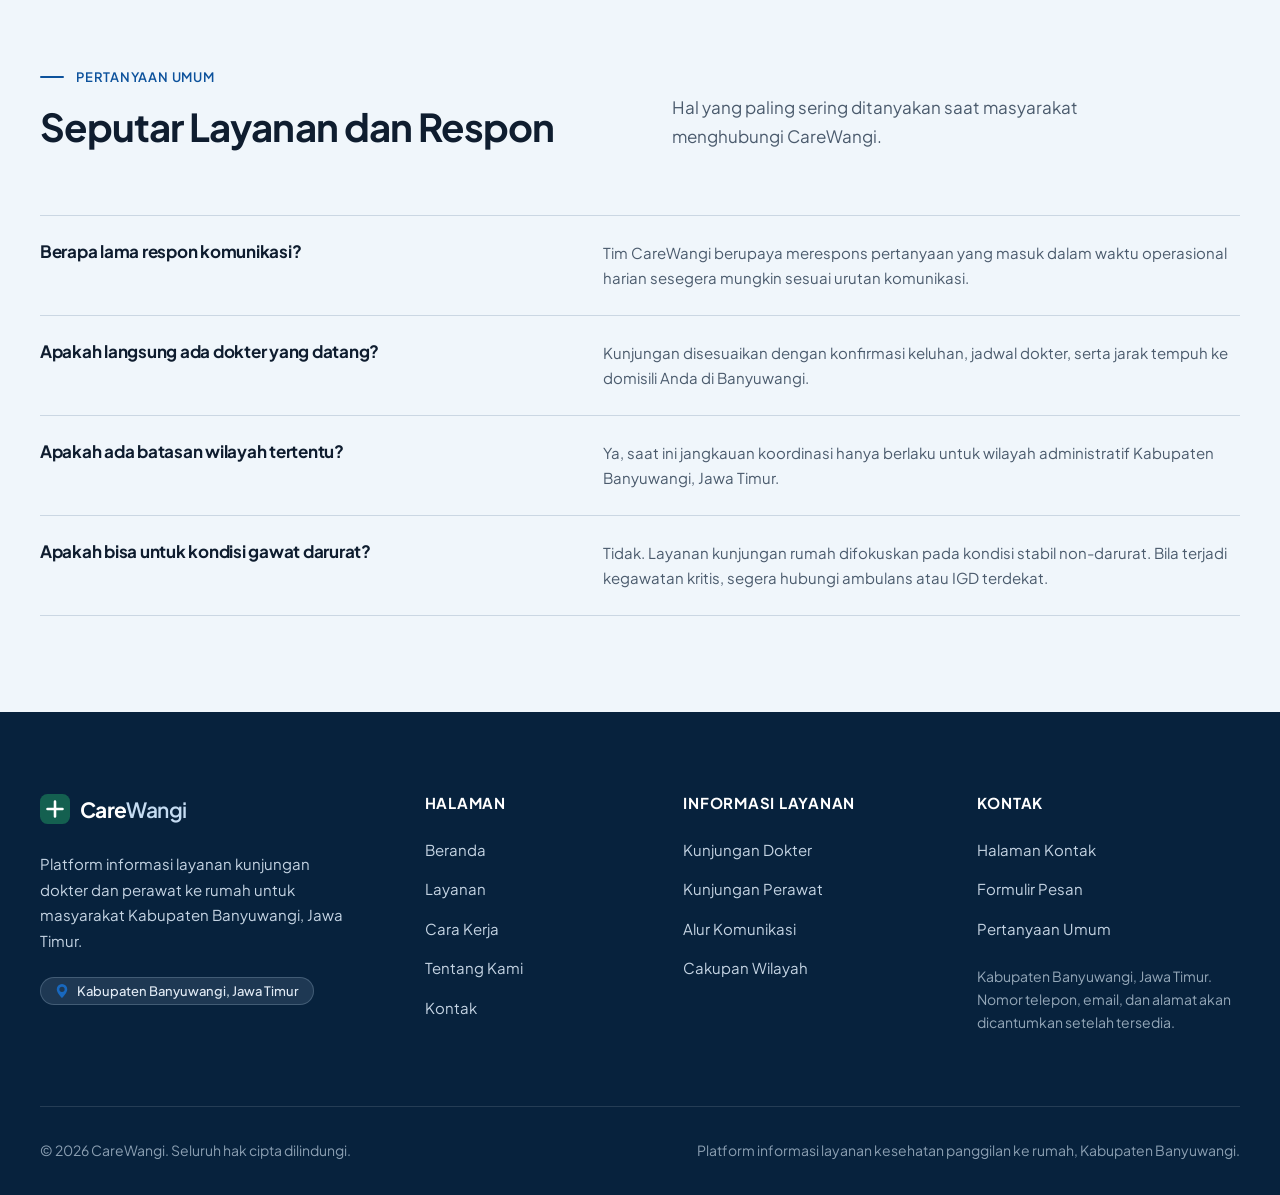
<file: kontak.html>
<!DOCTYPE html>
<html lang="id">
<head>
  <meta charset="UTF-8">
  <meta name="viewport" content="width=device-width, initial-scale=1.0">
  <title>Kontak — CareWangi Banyuwangi</title>
  <meta name="description" content="Hubungi CareWangi untuk mendapatkan informasi mengenai layanan kunjungan dokter dan perawat ke rumah di wilayah Kabupaten Banyuwangi.">
  <meta name="theme-color" content="#0D5043">
  <link rel="icon" href="assets/icons/logo.svg" type="image/svg+xml">
  <link rel="preconnect" href="https://fonts.googleapis.com">
  <link rel="preconnect" href="https://fonts.gstatic.com" crossorigin>
  <link href="https://fonts.googleapis.com/css2?family=Plus+Jakarta+Sans:wght@400;500;600;700&amp;display=swap" rel="stylesheet">
  <script>document.documentElement.classList.add('js');</script>
  <link rel="stylesheet" href="css/style.css">
</head>
<body data-page="kontak">
  <a class="skip-link" href="#main">Lewati ke konten utama</a>

  <header class="site-header" id="nav">
    <div class="site-container nav-container">
      <a href="index.html" class="brand-logo" aria-label="CareWangi Beranda">
        <svg viewBox="0 0 32 32" width="30" height="30" fill="none" xmlns="http://www.w3.org/2000/svg" aria-hidden="true">
          <rect width="32" height="32" rx="6" fill="#0D5043"/>
          <path d="M16 8v16M8 16h16" stroke="#ffffff" stroke-width="3" stroke-linecap="round"/>
          <circle cx="23" cy="9" r="2.5" fill="#C9872E"/>
        </svg>
        <span class="brand-name">Care<span>Wangi</span></span>
      </a>

      <button class="menu-toggle" id="burger" aria-label="Buka navigasi menu" aria-expanded="false" aria-controls="menu">
        <span class="toggle-bar"></span>
        <span class="toggle-bar"></span>
        <span class="toggle-bar"></span>
      </button>

      <nav class="nav-menu" id="menu" aria-label="Navigasi Utama">
        <ul class="nav-links">
          <li><a href="index.html" class="nav-link">Beranda</a></li>
          <li><a href="layanan.html" class="nav-link">Layanan</a></li>
          <li><a href="cara-kerja.html" class="nav-link">Cara Kerja</a></li>
          <li><a href="tentang-kami.html" class="nav-link">Tentang Kami</a></li>
          <li><a href="kontak.html" class="nav-link active" aria-current="page">Kontak</a></li>
        </ul>
        <div class="nav-cta">
          <a href="kontak.html" class="btn btn-primary btn-sm">Hubungi Kami</a>
        </div>
      </nav>
    </div>
  </header>

  <div class="nav-backdrop" id="navBackdrop" aria-hidden="true"></div>

  <main id="main">

    <header class="page-hero">
      <div class="site-container page-hero-grid">
        <div>
          <nav class="crumbs" aria-label="Breadcrumb"><a href="index.html">Beranda</a><span aria-hidden="true">/</span><span>Kontak</span></nav>
          <h1>Hubungi CareWangi.</h1>
          <p class="lead">Kami siap membantu Anda mendapatkan informasi mengenai layanan kesehatan ke rumah, khusus untuk wilayah Kabupaten Banyuwangi.</p>
        </div>
        <p class="page-hero-aside">Sampaikan kebutuhan informasi mengenai kunjungan dokter atau perawat ke rumah. CareWangi berfokus pada masyarakat Kabupaten Banyuwangi, Jawa Timur.</p>
      </div>
    </header>

    <section class="section" aria-labelledby="kanal-title">
      <div class="site-container contact-grid">
        <div class="contact-info reveal">
          <span class="eyebrow">Informasi Kontak</span>
          <h2 id="kanal-title">Kanal Komunikasi CareWangi</h2>
          <p>Kanal kontak resmi akan dicantumkan di sini setelah tersedia. Sementara itu, Anda dapat menyampaikan kebutuhan melalui formulir.</p>

          <div class="channels">
            <div class="channel">
              <span class="channel-tag">Telepon / WhatsApp</span>
              <div class="channel-val">Belum tersedia</div>
              <p class="channel-desc">Akan ditambahkan.</p>
            </div>
            <div class="channel">
              <span class="channel-tag">Email</span>
              <div class="channel-val">Belum tersedia</div>
              <p class="channel-desc">Akan ditambahkan.</p>
            </div>
            <div class="channel">
              <span class="channel-tag">Alamat</span>
              <div class="channel-val">Belum tersedia</div>
              <p class="channel-desc">Akan ditambahkan.</p>
            </div>
            <div class="channel">
              <span class="channel-tag">Area Fokus Layanan</span>
              <div class="channel-val is-set">Kabupaten Banyuwangi, Jawa Timur</div>
              <p class="channel-desc">Permintaan informasi di luar kabupaten ini belum dapat diproses saat ini.</p>
            </div>
          </div>

          <div class="notice">
            <svg viewBox="0 0 16 16" width="16" height="16" fill="currentColor" aria-hidden="true"><path d="M8 15A7 7 0 1 1 8 1a7 7 0 0 1 0 14zm0 1A8 8 0 1 0 8 0a8 8 0 0 0 0 16z"/><path d="M7.002 11a1 1 0 1 1 2 0 1 1 0 0 1-2 0zM7.1 4.995a.905.905 0 1 1 1.8 0l-.35 3.507a.552.552 0 0 1-1.1 0L7.1 4.995z"/></svg>
            <p><strong>Kondisi darurat</strong>Layanan ini bukan untuk kegawatdaruratan. Hubungi ambulans atau IGD terdekat bila terjadi kondisi kritis.</p>
          </div>
        </div>

        <div class="form-box reveal" id="form">
          <h2>Sampaikan Kebutuhan Informasi</h2>
          <p>Isi formulir ringkas berikut untuk menuliskan kebutuhan Anda.</p>
          <div class="form-state"><strong>Status formulir:</strong> tampilan antarmuka saja. Formulir ini belum terhubung ke sistem pengiriman, sehingga pesan belum benar-benar terkirim.</div>

          <form id="contactForm" novalidate>
            <div class="form-group">
              <label for="fullName" class="form-label">Nama Lengkap</label>
              <input type="text" id="fullName" name="fullName" class="form-input" placeholder="Contoh: Budi Santoso" autocomplete="name" required>
            </div>

            <div class="form-group">
              <label for="phone" class="form-label">Nomor WhatsApp / Telepon</label>
              <input type="tel" id="phone" name="phone" class="form-input" placeholder="Contoh: 081234567890" autocomplete="tel" required>
            </div>

            <div class="form-group">
              <label for="district" class="form-label">Kecamatan Domisili di Banyuwangi</label>
              <select id="district" name="district" class="form-select" required>
                <option value="">Pilih kecamatan</option>
                <option value="Banyuwangi Kota">Banyuwangi Kota</option>
                <option value="Giri">Giri</option>
                <option value="Glagah">Glagah</option>
                <option value="Kabat">Kabat</option>
                <option value="Rogojampi">Rogojampi</option>
                <option value="Singojuruh">Singojuruh</option>
                <option value="Genteng">Genteng</option>
                <option value="Srono">Srono</option>
                <option value="Muncar">Muncar</option>
                <option value="Cluring">Cluring</option>
                <option value="Lainnya di Banyuwangi">Kecamatan lainnya di Banyuwangi</option>
              </select>
            </div>

            <div class="form-group">
              <label for="serviceType" class="form-label">Layanan yang Ingin Dikonsultasikan</label>
              <select id="serviceType" name="serviceType" class="form-select" required>
                <option value="">Pilih jenis layanan</option>
                <option value="Kunjungan Dokter">Kunjungan Dokter ke Rumah</option>
                <option value="Kunjungan Perawat">Kunjungan Perawat ke Rumah</option>
                <option value="Informasi Umum">Informasi &amp; Tanya Jawab Umum</option>
              </select>
            </div>

            <div class="form-group">
              <label for="message" class="form-label">Ringkasan Kebutuhan</label>
              <textarea id="message" name="message" class="form-textarea" placeholder="Tuliskan secara singkat kondisi pasien dan kebutuhan kunjungan..." required></textarea>
            </div>

            <button type="submit" class="btn btn-primary form-submit-btn">Periksa Formulir</button>

            <div class="form-feedback" id="formSuccess" role="status" aria-live="polite"></div>
          </form>
        </div>
      </div>
    </section>

    <section class="section section-sage" id="faq" aria-labelledby="faq-title">
      <div class="site-container">
        <div class="section-head reveal">
          <div>
            <span class="eyebrow">Pertanyaan Umum</span>
            <h2 id="faq-title">Seputar Layanan dan Respon</h2>
          </div>
          <p>Hal yang paling sering ditanyakan saat masyarakat menghubungi CareWangi.</p>
        </div>
        <div class="faq-list">
        <div class="faq-item reveal"><h3>Berapa lama respon komunikasi?</h3><p>Tim CareWangi berupaya merespons pertanyaan yang masuk dalam waktu operasional harian sesegera mungkin sesuai urutan komunikasi.</p></div>
        <div class="faq-item reveal"><h3>Apakah langsung ada dokter yang datang?</h3><p>Kunjungan disesuaikan dengan konfirmasi keluhan, jadwal dokter, serta jarak tempuh ke domisili Anda di Banyuwangi.</p></div>
        <div class="faq-item reveal"><h3>Apakah ada batasan wilayah tertentu?</h3><p>Ya, saat ini jangkauan koordinasi hanya berlaku untuk wilayah administratif Kabupaten Banyuwangi, Jawa Timur.</p></div>
        <div class="faq-item reveal"><h3>Apakah bisa untuk kondisi gawat darurat?</h3><p>Tidak. Layanan kunjungan rumah difokuskan pada kondisi stabil non-darurat. Bila terjadi kegawatan kritis, segera hubungi ambulans atau IGD terdekat.</p></div>
        </div>
      </div>
    </section>
  </main>

  <footer class="site-footer">
    <div class="site-container footer-grid">
      <div class="footer-col-brand">
        <a href="index.html" class="footer-logo" aria-label="CareWangi Beranda">
          <svg viewBox="0 0 32 32" width="30" height="30" fill="none" xmlns="http://www.w3.org/2000/svg" aria-hidden="true">
            <rect width="32" height="32" rx="8" fill="#146050"/>
            <path d="M16 8v16M8 16h16" stroke="#ffffff" stroke-width="2.75" stroke-linecap="round"/>
          </svg>
          <span class="footer-logo-text"><span class="brand-white">Care</span><span class="brand-sage">Wangi</span></span>
        </a>
        <p class="footer-desc">Platform informasi layanan kunjungan dokter dan perawat ke rumah untuk masyarakat Kabupaten Banyuwangi, Jawa Timur.</p>
        <div class="footer-region-badge">
          <svg viewBox="0 0 16 16" width="14" height="14" fill="currentColor" aria-hidden="true"><path d="M8 16s6-5.686 6-10A6 6 0 0 0 2 6c0 4.314 6 10 6 10zm0-7a3 3 0 1 1 0-6 3 3 0 0 1 0 6z"/></svg>
          <span>Kabupaten Banyuwangi, Jawa Timur</span>
        </div>
      </div>

      <div>
        <h4 class="footer-heading">Halaman</h4>
        <ul class="footer-links">
          <li><a href="index.html">Beranda</a></li>
          <li><a href="layanan.html">Layanan</a></li>
          <li><a href="cara-kerja.html">Cara Kerja</a></li>
          <li><a href="tentang-kami.html">Tentang Kami</a></li>
          <li><a href="kontak.html">Kontak</a></li>
        </ul>
      </div>

      <div>
        <h4 class="footer-heading">Informasi Layanan</h4>
        <ul class="footer-links">
          <li><a href="layanan.html#dokter">Kunjungan Dokter</a></li>
          <li><a href="layanan.html#perawat">Kunjungan Perawat</a></li>
          <li><a href="cara-kerja.html">Alur Komunikasi</a></li>
          <li><a href="tentang-kami.html#wilayah">Cakupan Wilayah</a></li>
        </ul>
      </div>

      <div>
        <h4 class="footer-heading">Kontak</h4>
        <ul class="footer-links">
          <li><a href="kontak.html">Halaman Kontak</a></li>
          <li><a href="kontak.html#form">Formulir Pesan</a></li>
          <li><a href="kontak.html#faq">Pertanyaan Umum</a></li>
        </ul>
        <p class="footer-note">Kabupaten Banyuwangi, Jawa Timur.<br>Nomor telepon, email, dan alamat akan dicantumkan setelah tersedia.</p>
      </div>
    </div>

    <div class="footer-bottom">
      <div class="site-container footer-bottom-inner">
        <p>© <span id="currentYear">2026</span> CareWangi. Seluruh hak cipta dilindungi.</p>
        <p class="footer-subtext">Platform informasi layanan kesehatan panggilan ke rumah, Kabupaten Banyuwangi.</p>
      </div>
    </div>
  </footer>

  <!-- FLOATING WHATSAPP BUTTON -->
  <a href="https://wa.me/?text=Halo%20CareWangi%2C%20saya%20ingin%20mengetahui%20informasi%20mengenai%20layanan%20kunjungan%20dokter%20dan%20perawat%20ke%20rumah."
     class="floating-wa"
     target="_blank"
     rel="noopener noreferrer"
     aria-label="Hubungi CareWangi melalui WhatsApp"
     title="Hubungi CareWangi melalui WhatsApp">
    <svg viewBox="0 0 24 24" width="32" height="32" fill="currentColor" aria-hidden="true">
      <path d="M.057 24l1.687-6.163c-1.041-1.804-1.588-3.849-1.587-5.946.003-6.556 5.338-11.891 11.893-11.891 3.181.001 6.167 1.24 8.413 3.488 2.245 2.248 3.481 5.236 3.48 8.414-.003 6.557-5.338 11.892-11.893 11.892-1.99-.001-3.951-.5-5.688-1.448l-6.305 1.654zm6.597-3.807c1.676.995 3.276 1.591 5.392 1.592 5.448 0 9.886-4.434 9.889-9.885.002-5.462-4.415-9.89-9.881-9.892-5.452 0-9.887 4.434-9.889 9.884-.001 2.225.651 3.891 1.746 5.634l-.999 3.648 3.742-.981zm11.387-5.464c-.074-.124-.272-.198-.57-.347-.297-.149-1.758-.868-2.031-.967-.272-.099-.47-.149-.669.149-.198.297-.768.967-.941 1.165-.173.198-.347.223-.644.074-.297-.149-1.255-.462-2.39-1.475-.883-.788-1.48-1.761-1.653-2.059-.173-.297-.018-.458.13-.606.134-.133.297-.347.446-.521.151-.172.2-.296.3-.495.099-.198.05-.372-.025-.521-.075-.148-.669-1.611-.916-2.206-.242-.579-.487-.501-.669-.51l-.57-.01c-.198 0-.52.074-.792.372s-1.04 1.016-1.04 2.479 1.065 2.876 1.213 3.074c.149.198 2.095 3.2 5.076 4.487.709.306 1.263.489 1.694.626.712.226 1.36.194 1.872.118.571-.085 1.758-.719 2.006-1.413.248-.695.248-1.29.173-1.414z"/>
    </svg>
  </a>

  <script src="js/script.js"></script>
</body>
</html>
</file>
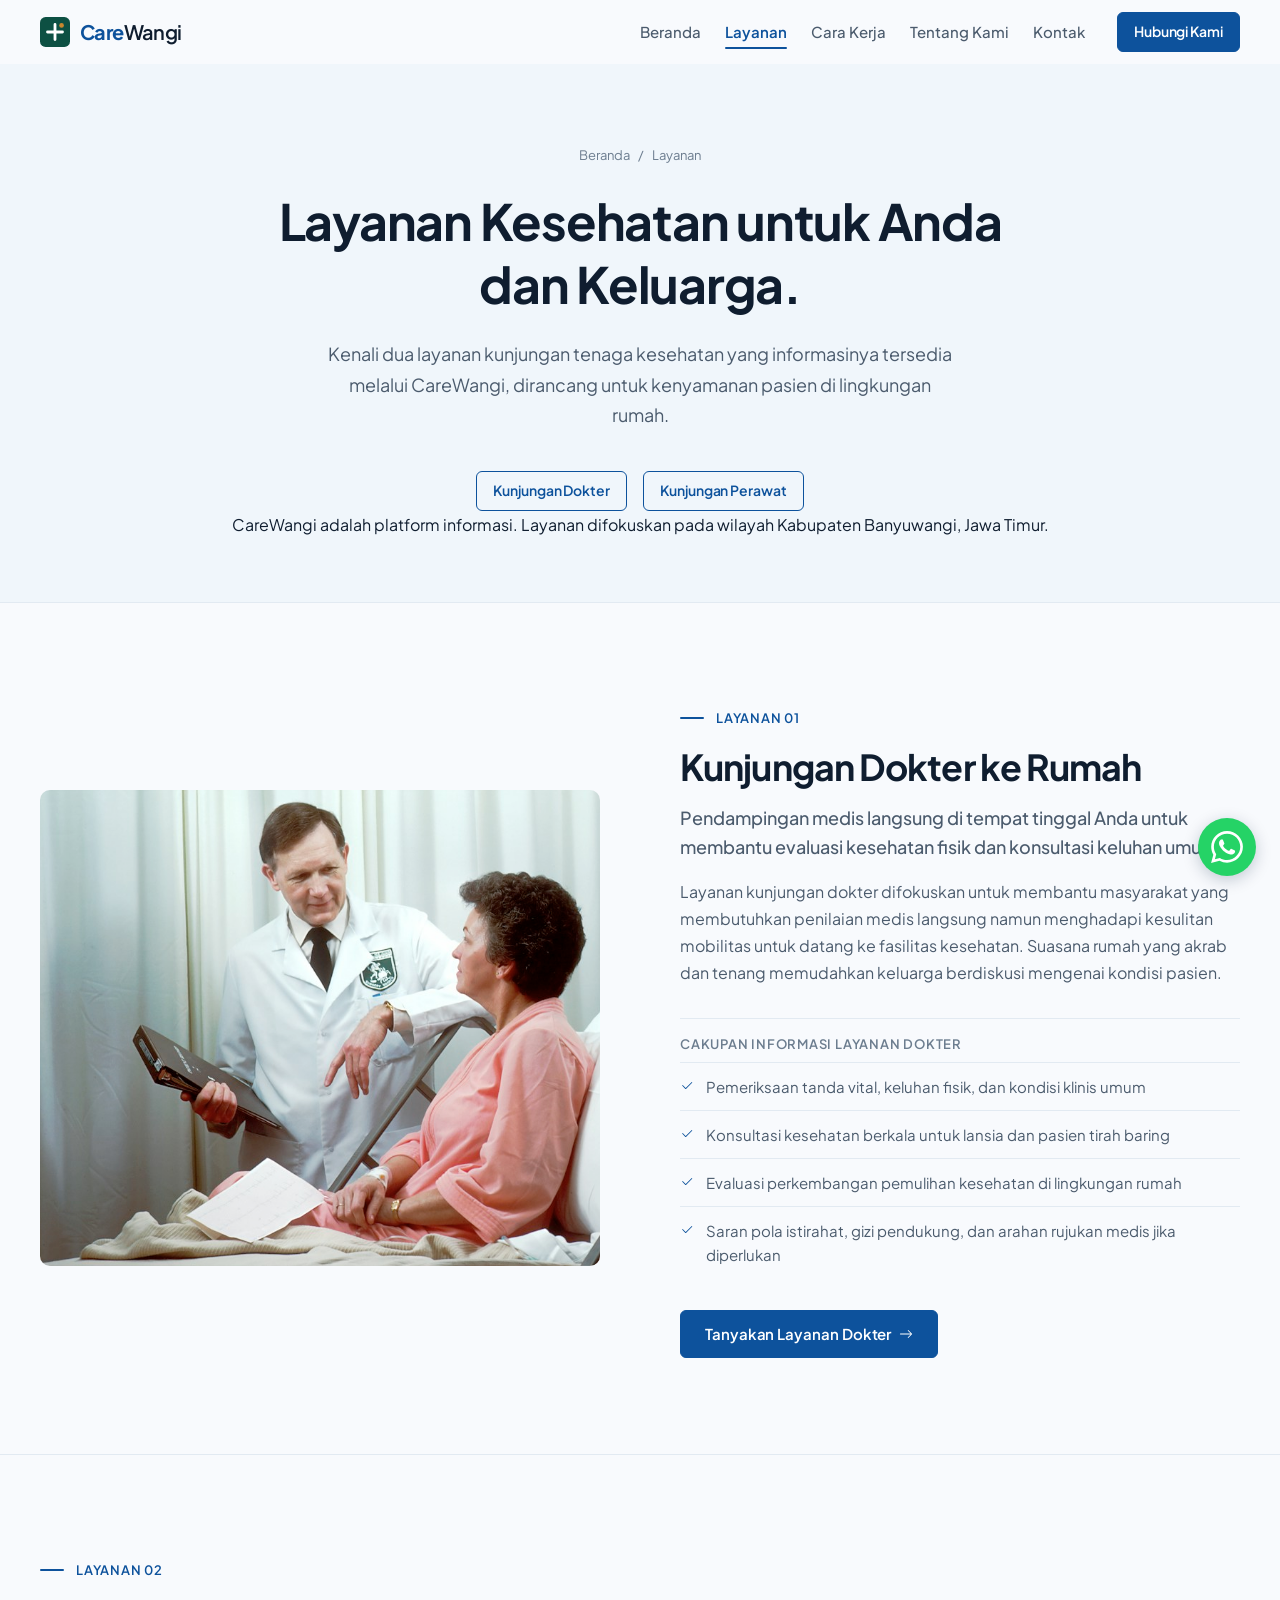
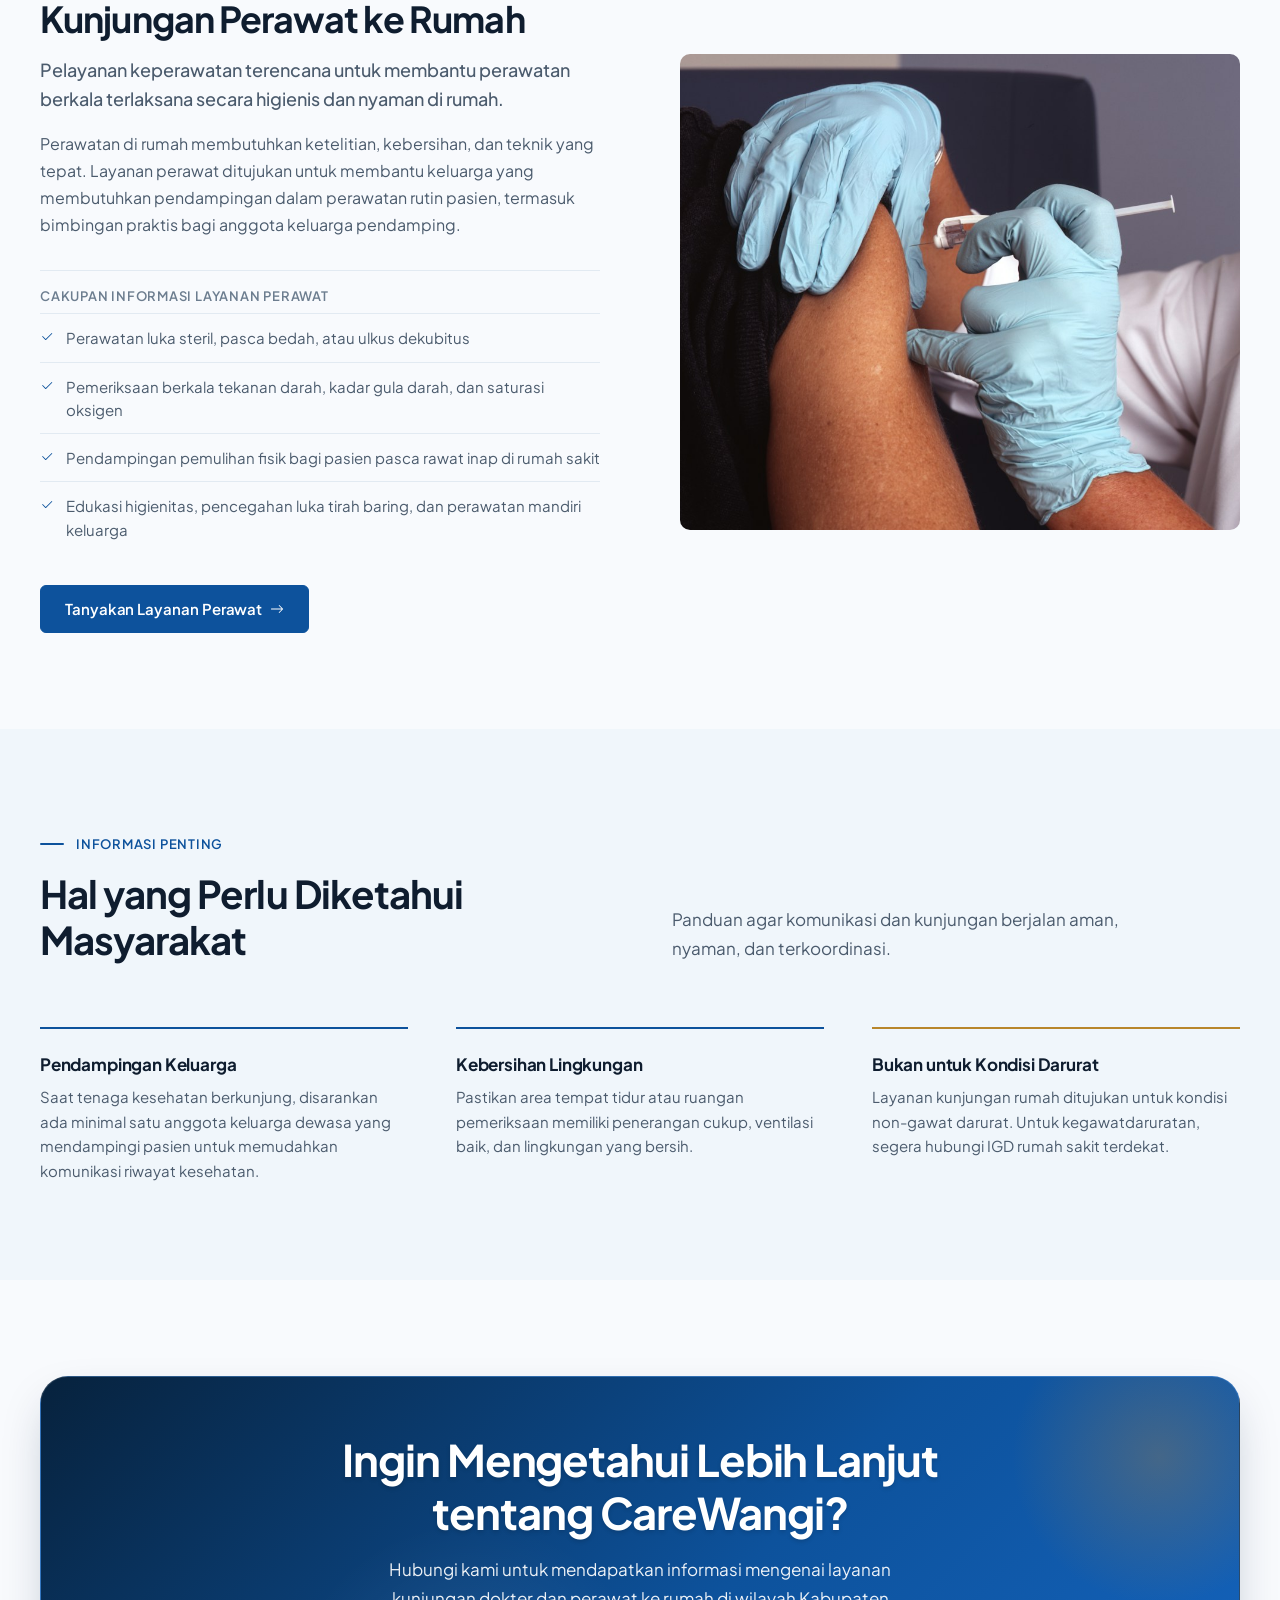
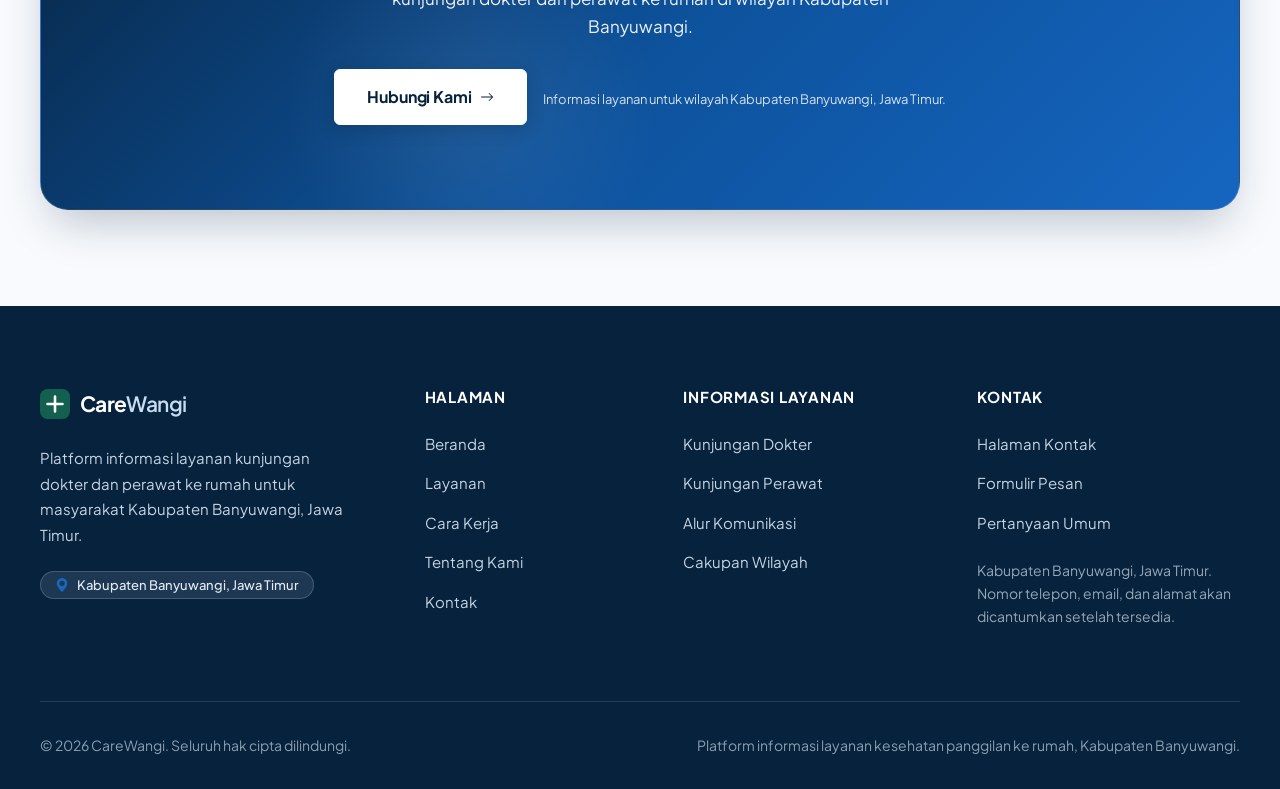
<file: layanan.html>
<!DOCTYPE html>
<html lang="id">
<head>
  <meta charset="UTF-8">
  <meta name="viewport" content="width=device-width, initial-scale=1.0">
  <title>Layanan — CareWangi Banyuwangi</title>
  <meta name="description" content="Informasi layanan kunjungan dokter dan perawat ke rumah melalui CareWangi untuk wilayah Kabupaten Banyuwangi.">
  <meta name="theme-color" content="#0D5043">
  <link rel="icon" href="assets/icons/logo.svg" type="image/svg+xml">
  <link rel="preconnect" href="https://fonts.googleapis.com">
  <link rel="preconnect" href="https://fonts.gstatic.com" crossorigin>
  <link href="https://fonts.googleapis.com/css2?family=Plus+Jakarta+Sans:wght@400;500;600;700&amp;display=swap" rel="stylesheet">
  <script>document.documentElement.classList.add('js');</script>
  <link rel="stylesheet" href="css/style.css">
</head>
<body data-page="layanan">
  <a class="skip-link" href="#main">Lewati ke konten utama</a>

  <header class="site-header" id="nav">
    <div class="site-container nav-container">
      <a href="index.html" class="brand-logo" aria-label="CareWangi Beranda">
        <svg viewBox="0 0 32 32" width="30" height="30" fill="none" xmlns="http://www.w3.org/2000/svg" aria-hidden="true">
          <rect width="32" height="32" rx="6" fill="#0D5043"/>
          <path d="M16 8v16M8 16h16" stroke="#ffffff" stroke-width="3" stroke-linecap="round"/>
          <circle cx="23" cy="9" r="2.5" fill="#C9872E"/>
        </svg>
        <span class="brand-name">Care<span>Wangi</span></span>
      </a>

      <button class="menu-toggle" id="burger" aria-label="Buka navigasi menu" aria-expanded="false" aria-controls="menu">
        <span class="toggle-bar"></span>
        <span class="toggle-bar"></span>
        <span class="toggle-bar"></span>
      </button>

      <nav class="nav-menu" id="menu" aria-label="Navigasi Utama">
        <ul class="nav-links">
          <li><a href="index.html" class="nav-link">Beranda</a></li>
          <li><a href="layanan.html" class="nav-link active" aria-current="page">Layanan</a></li>
          <li><a href="cara-kerja.html" class="nav-link">Cara Kerja</a></li>
          <li><a href="tentang-kami.html" class="nav-link">Tentang Kami</a></li>
          <li><a href="kontak.html" class="nav-link">Kontak</a></li>
        </ul>
        <div class="nav-cta">
          <a href="kontak.html" class="btn btn-primary btn-sm">Hubungi Kami</a>
        </div>
      </nav>
    </div>
  </header>

  <div class="nav-backdrop" id="navBackdrop" aria-hidden="true"></div>

  <main id="main">

    <header class="page-hero">
      <div class="site-container page-hero-grid">
        <div>
          <nav class="crumbs" aria-label="Breadcrumb"><a href="index.html">Beranda</a><span aria-hidden="true">/</span><span>Layanan</span></nav>
          <h1>Layanan Kesehatan untuk Anda dan Keluarga.</h1>
          <p class="lead">Kenali dua layanan kunjungan tenaga kesehatan yang informasinya tersedia melalui CareWangi, dirancang untuk kenyamanan pasien di lingkungan rumah.</p>
          <div class="jump-links">
            <a href="#dokter" class="btn btn-outline btn-sm">Kunjungan Dokter</a>
            <a href="#perawat" class="btn btn-outline btn-sm">Kunjungan Perawat</a>
          </div>
        </div>
        <p class="page-hero-aside">CareWangi adalah platform informasi. Layanan difokuskan pada wilayah Kabupaten Banyuwangi, Jawa Timur.</p>
      </div>
    </header>

    <section class="detail" id="dokter" aria-labelledby="dokter-title">
      <div class="site-container detail-grid">
        <div class="detail-media reveal">
          <img src="assets/images/tentang-kami.jpg" alt="Dokter berbincang dengan pasien mengenai kondisi kesehatannya" class="detail-photo" width="1000" height="667" loading="lazy">
        </div>
        <div class="detail-body reveal">
          <span class="eyebrow">Layanan 01</span>
          <h2 id="dokter-title">Kunjungan Dokter ke Rumah</h2>
          <p class="detail-lead">Pendampingan medis langsung di tempat tinggal Anda untuk membantu evaluasi kesehatan fisik dan konsultasi keluhan umum.</p>
          <p>Layanan kunjungan dokter difokuskan untuk membantu masyarakat yang membutuhkan penilaian medis langsung namun menghadapi kesulitan mobilitas untuk datang ke fasilitas kesehatan. Suasana rumah yang akrab dan tenang memudahkan keluarga berdiskusi mengenai kondisi pasien.</p>
            <div class="scope">
              <h4>Cakupan informasi layanan dokter</h4>
              <ul>
              <li><svg viewBox="0 0 16 16" width="14" height="14" fill="currentColor" aria-hidden="true"><path fill-rule="evenodd" d="M13.854 3.646a.5.5 0 0 1 0 .708l-7 7a.5.5 0 0 1-.708 0l-3.5-3.5a.5.5 0 1 1 .708-.708L6.5 10.293l6.646-6.647a.5.5 0 0 1 .708 0z"/></svg><span>Pemeriksaan tanda vital, keluhan fisik, dan kondisi klinis umum</span></li>
              <li><svg viewBox="0 0 16 16" width="14" height="14" fill="currentColor" aria-hidden="true"><path fill-rule="evenodd" d="M13.854 3.646a.5.5 0 0 1 0 .708l-7 7a.5.5 0 0 1-.708 0l-3.5-3.5a.5.5 0 1 1 .708-.708L6.5 10.293l6.646-6.647a.5.5 0 0 1 .708 0z"/></svg><span>Konsultasi kesehatan berkala untuk lansia dan pasien tirah baring</span></li>
              <li><svg viewBox="0 0 16 16" width="14" height="14" fill="currentColor" aria-hidden="true"><path fill-rule="evenodd" d="M13.854 3.646a.5.5 0 0 1 0 .708l-7 7a.5.5 0 0 1-.708 0l-3.5-3.5a.5.5 0 1 1 .708-.708L6.5 10.293l6.646-6.647a.5.5 0 0 1 .708 0z"/></svg><span>Evaluasi perkembangan pemulihan kesehatan di lingkungan rumah</span></li>
              <li><svg viewBox="0 0 16 16" width="14" height="14" fill="currentColor" aria-hidden="true"><path fill-rule="evenodd" d="M13.854 3.646a.5.5 0 0 1 0 .708l-7 7a.5.5 0 0 1-.708 0l-3.5-3.5a.5.5 0 1 1 .708-.708L6.5 10.293l6.646-6.647a.5.5 0 0 1 .708 0z"/></svg><span>Saran pola istirahat, gizi pendukung, dan arahan rujukan medis jika diperlukan</span></li>
              </ul>
            </div>
          <a href="kontak.html" class="btn btn-primary"><span>Tanyakan Layanan Dokter</span><svg viewBox="0 0 16 16" width="14" height="14" fill="currentColor" aria-hidden="true"><path fill-rule="evenodd" d="M1 8a.5.5 0 0 1 .5-.5h11.793l-3.147-3.146a.5.5 0 0 1 .708-.708l4 4a.5.5 0 0 1 0 .708l-4 4a.5.5 0 0 1-.708-.708L13.293 8.5H1.5A.5.5 0 0 1 1 8z"/></svg></a>
        </div>
      </div>
    </section>

    <section class="detail" id="perawat" aria-labelledby="perawat-title">
      <div class="site-container detail-grid reverse">
        <div class="detail-media reveal">
          <img src="assets/images/layanan-perawat.jpg" alt="Perawat bersarung tangan memberikan perawatan kepada pasien" class="detail-photo" width="1000" height="800" loading="lazy">
        </div>
        <div class="detail-body reveal">
          <span class="eyebrow">Layanan 02</span>
          <h2 id="perawat-title">Kunjungan Perawat ke Rumah</h2>
          <p class="detail-lead">Pelayanan keperawatan terencana untuk membantu perawatan berkala terlaksana secara higienis dan nyaman di rumah.</p>
          <p>Perawatan di rumah membutuhkan ketelitian, kebersihan, dan teknik yang tepat. Layanan perawat ditujukan untuk membantu keluarga yang membutuhkan pendampingan dalam perawatan rutin pasien, termasuk bimbingan praktis bagi anggota keluarga pendamping.</p>
            <div class="scope">
              <h4>Cakupan informasi layanan perawat</h4>
              <ul>
              <li><svg viewBox="0 0 16 16" width="14" height="14" fill="currentColor" aria-hidden="true"><path fill-rule="evenodd" d="M13.854 3.646a.5.5 0 0 1 0 .708l-7 7a.5.5 0 0 1-.708 0l-3.5-3.5a.5.5 0 1 1 .708-.708L6.5 10.293l6.646-6.647a.5.5 0 0 1 .708 0z"/></svg><span>Perawatan luka steril, pasca bedah, atau ulkus dekubitus</span></li>
              <li><svg viewBox="0 0 16 16" width="14" height="14" fill="currentColor" aria-hidden="true"><path fill-rule="evenodd" d="M13.854 3.646a.5.5 0 0 1 0 .708l-7 7a.5.5 0 0 1-.708 0l-3.5-3.5a.5.5 0 1 1 .708-.708L6.5 10.293l6.646-6.647a.5.5 0 0 1 .708 0z"/></svg><span>Pemeriksaan berkala tekanan darah, kadar gula darah, dan saturasi oksigen</span></li>
              <li><svg viewBox="0 0 16 16" width="14" height="14" fill="currentColor" aria-hidden="true"><path fill-rule="evenodd" d="M13.854 3.646a.5.5 0 0 1 0 .708l-7 7a.5.5 0 0 1-.708 0l-3.5-3.5a.5.5 0 1 1 .708-.708L6.5 10.293l6.646-6.647a.5.5 0 0 1 .708 0z"/></svg><span>Pendampingan pemulihan fisik bagi pasien pasca rawat inap di rumah sakit</span></li>
              <li><svg viewBox="0 0 16 16" width="14" height="14" fill="currentColor" aria-hidden="true"><path fill-rule="evenodd" d="M13.854 3.646a.5.5 0 0 1 0 .708l-7 7a.5.5 0 0 1-.708 0l-3.5-3.5a.5.5 0 1 1 .708-.708L6.5 10.293l6.646-6.647a.5.5 0 0 1 .708 0z"/></svg><span>Edukasi higienitas, pencegahan luka tirah baring, dan perawatan mandiri keluarga</span></li>
              </ul>
            </div>
          <a href="kontak.html" class="btn btn-primary"><span>Tanyakan Layanan Perawat</span><svg viewBox="0 0 16 16" width="14" height="14" fill="currentColor" aria-hidden="true"><path fill-rule="evenodd" d="M1 8a.5.5 0 0 1 .5-.5h11.793l-3.147-3.146a.5.5 0 0 1 .708-.708l4 4a.5.5 0 0 1 0 .708l-4 4a.5.5 0 0 1-.708-.708L13.293 8.5H1.5A.5.5 0 0 1 1 8z"/></svg></a>
        </div>
      </div>
    </section>

    <section class="section section-sage" aria-labelledby="penting-title">
      <div class="site-container">
        <div class="section-head reveal">
          <div>
            <span class="eyebrow">Informasi Penting</span>
            <h2 id="penting-title">Hal yang Perlu Diketahui Masyarakat</h2>
          </div>
          <p>Panduan agar komunikasi dan kunjungan berjalan aman, nyaman, dan terkoordinasi.</p>
        </div>
        <div class="notes-grid">
          <div class="note-item reveal">
            <h4>Pendampingan Keluarga</h4>
            <p>Saat tenaga kesehatan berkunjung, disarankan ada minimal satu anggota keluarga dewasa yang mendampingi pasien untuk memudahkan komunikasi riwayat kesehatan.</p>
          </div>
          <div class="note-item reveal">
            <h4>Kebersihan Lingkungan</h4>
            <p>Pastikan area tempat tidur atau ruangan pemeriksaan memiliki penerangan cukup, ventilasi baik, dan lingkungan yang bersih.</p>
          </div>
          <div class="note-item alert reveal">
            <h4>Bukan untuk Kondisi Darurat</h4>
            <p>Layanan kunjungan rumah ditujukan untuk kondisi non-gawat darurat. Untuk kegawatdaruratan, segera hubungi IGD rumah sakit terdekat.</p>
          </div>
        </div>
      </div>
    </section>

    <!-- SECTION CTA PENUTUP -->
    <section class="cta-section" aria-labelledby="cta-title">
      <div class="site-container">
        <div class="cta-editorial reveal">
          <div class="cta-editorial-content">
            <h2 id="cta-title" class="cta-editorial-title">Ingin Mengetahui Lebih Lanjut tentang CareWangi?</h2>
            <p class="cta-editorial-desc">Hubungi kami untuk mendapatkan informasi mengenai layanan kunjungan dokter dan perawat ke rumah di wilayah Kabupaten Banyuwangi.</p>
            <div class="cta-editorial-actions">
              <a href="kontak.html" class="btn btn-primary btn-lg">
                <span>Hubungi Kami</span>
                <svg viewBox="0 0 16 16" width="14" height="14" fill="currentColor" aria-hidden="true"><path fill-rule="evenodd" d="M1 8a.5.5 0 0 1 .5-.5h11.793l-3.147-3.146a.5.5 0 0 1 .708-.708l4 4a.5.5 0 0 1 0 .708l-4 4a.5.5 0 0 1-.708-.708L13.293 8.5H1.5A.5.5 0 0 1 1 8z"/></svg>
              </a>
              <span class="cta-editorial-meta">Informasi layanan untuk wilayah Kabupaten Banyuwangi, Jawa Timur.</span>
            </div>
          </div>
        </div>
      </div>
    </section>
  </main>

  <footer class="site-footer">
    <div class="site-container footer-grid">
      <div class="footer-col-brand">
        <a href="index.html" class="footer-logo" aria-label="CareWangi Beranda">
          <svg viewBox="0 0 32 32" width="30" height="30" fill="none" xmlns="http://www.w3.org/2000/svg" aria-hidden="true">
            <rect width="32" height="32" rx="8" fill="#146050"/>
            <path d="M16 8v16M8 16h16" stroke="#ffffff" stroke-width="2.75" stroke-linecap="round"/>
          </svg>
          <span class="footer-logo-text"><span class="brand-white">Care</span><span class="brand-sage">Wangi</span></span>
        </a>
        <p class="footer-desc">Platform informasi layanan kunjungan dokter dan perawat ke rumah untuk masyarakat Kabupaten Banyuwangi, Jawa Timur.</p>
        <div class="footer-region-badge">
          <svg viewBox="0 0 16 16" width="14" height="14" fill="currentColor" aria-hidden="true"><path d="M8 16s6-5.686 6-10A6 6 0 0 0 2 6c0 4.314 6 10 6 10zm0-7a3 3 0 1 1 0-6 3 3 0 0 1 0 6z"/></svg>
          <span>Kabupaten Banyuwangi, Jawa Timur</span>
        </div>
      </div>

      <div>
        <h4 class="footer-heading">Halaman</h4>
        <ul class="footer-links">
          <li><a href="index.html">Beranda</a></li>
          <li><a href="layanan.html">Layanan</a></li>
          <li><a href="cara-kerja.html">Cara Kerja</a></li>
          <li><a href="tentang-kami.html">Tentang Kami</a></li>
          <li><a href="kontak.html">Kontak</a></li>
        </ul>
      </div>

      <div>
        <h4 class="footer-heading">Informasi Layanan</h4>
        <ul class="footer-links">
          <li><a href="layanan.html#dokter">Kunjungan Dokter</a></li>
          <li><a href="layanan.html#perawat">Kunjungan Perawat</a></li>
          <li><a href="cara-kerja.html">Alur Komunikasi</a></li>
          <li><a href="tentang-kami.html#wilayah">Cakupan Wilayah</a></li>
        </ul>
      </div>

      <div>
        <h4 class="footer-heading">Kontak</h4>
        <ul class="footer-links">
          <li><a href="kontak.html">Halaman Kontak</a></li>
          <li><a href="kontak.html#form">Formulir Pesan</a></li>
          <li><a href="kontak.html#faq">Pertanyaan Umum</a></li>
        </ul>
        <p class="footer-note">Kabupaten Banyuwangi, Jawa Timur.<br>Nomor telepon, email, dan alamat akan dicantumkan setelah tersedia.</p>
      </div>
    </div>

    <div class="footer-bottom">
      <div class="site-container footer-bottom-inner">
        <p>© <span id="currentYear">2026</span> CareWangi. Seluruh hak cipta dilindungi.</p>
        <p class="footer-subtext">Platform informasi layanan kesehatan panggilan ke rumah, Kabupaten Banyuwangi.</p>
      </div>
    </div>
  </footer>

  <!-- FLOATING WHATSAPP BUTTON -->
  <a href="https://wa.me/?text=Halo%20CareWangi%2C%20saya%20ingin%20mengetahui%20informasi%20mengenai%20layanan%20kunjungan%20dokter%20dan%20perawat%20ke%20rumah."
     class="floating-wa"
     target="_blank"
     rel="noopener noreferrer"
     aria-label="Hubungi CareWangi melalui WhatsApp"
     title="Hubungi CareWangi melalui WhatsApp">
    <svg viewBox="0 0 24 24" width="32" height="32" fill="currentColor" aria-hidden="true">
      <path d="M.057 24l1.687-6.163c-1.041-1.804-1.588-3.849-1.587-5.946.003-6.556 5.338-11.891 11.893-11.891 3.181.001 6.167 1.24 8.413 3.488 2.245 2.248 3.481 5.236 3.48 8.414-.003 6.557-5.338 11.892-11.893 11.892-1.99-.001-3.951-.5-5.688-1.448l-6.305 1.654zm6.597-3.807c1.676.995 3.276 1.591 5.392 1.592 5.448 0 9.886-4.434 9.889-9.885.002-5.462-4.415-9.89-9.881-9.892-5.452 0-9.887 4.434-9.889 9.884-.001 2.225.651 3.891 1.746 5.634l-.999 3.648 3.742-.981zm11.387-5.464c-.074-.124-.272-.198-.57-.347-.297-.149-1.758-.868-2.031-.967-.272-.099-.47-.149-.669.149-.198.297-.768.967-.941 1.165-.173.198-.347.223-.644.074-.297-.149-1.255-.462-2.39-1.475-.883-.788-1.48-1.761-1.653-2.059-.173-.297-.018-.458.13-.606.134-.133.297-.347.446-.521.151-.172.2-.296.3-.495.099-.198.05-.372-.025-.521-.075-.148-.669-1.611-.916-2.206-.242-.579-.487-.501-.669-.51l-.57-.01c-.198 0-.52.074-.792.372s-1.04 1.016-1.04 2.479 1.065 2.876 1.213 3.074c.149.198 2.095 3.2 5.076 4.487.709.306 1.263.489 1.694.626.712.226 1.36.194 1.872.118.571-.085 1.758-.719 2.006-1.413.248-.695.248-1.29.173-1.414z"/>
    </svg>
  </a>

  <script src="js/script.js"></script>
</body>
</html>
</file>
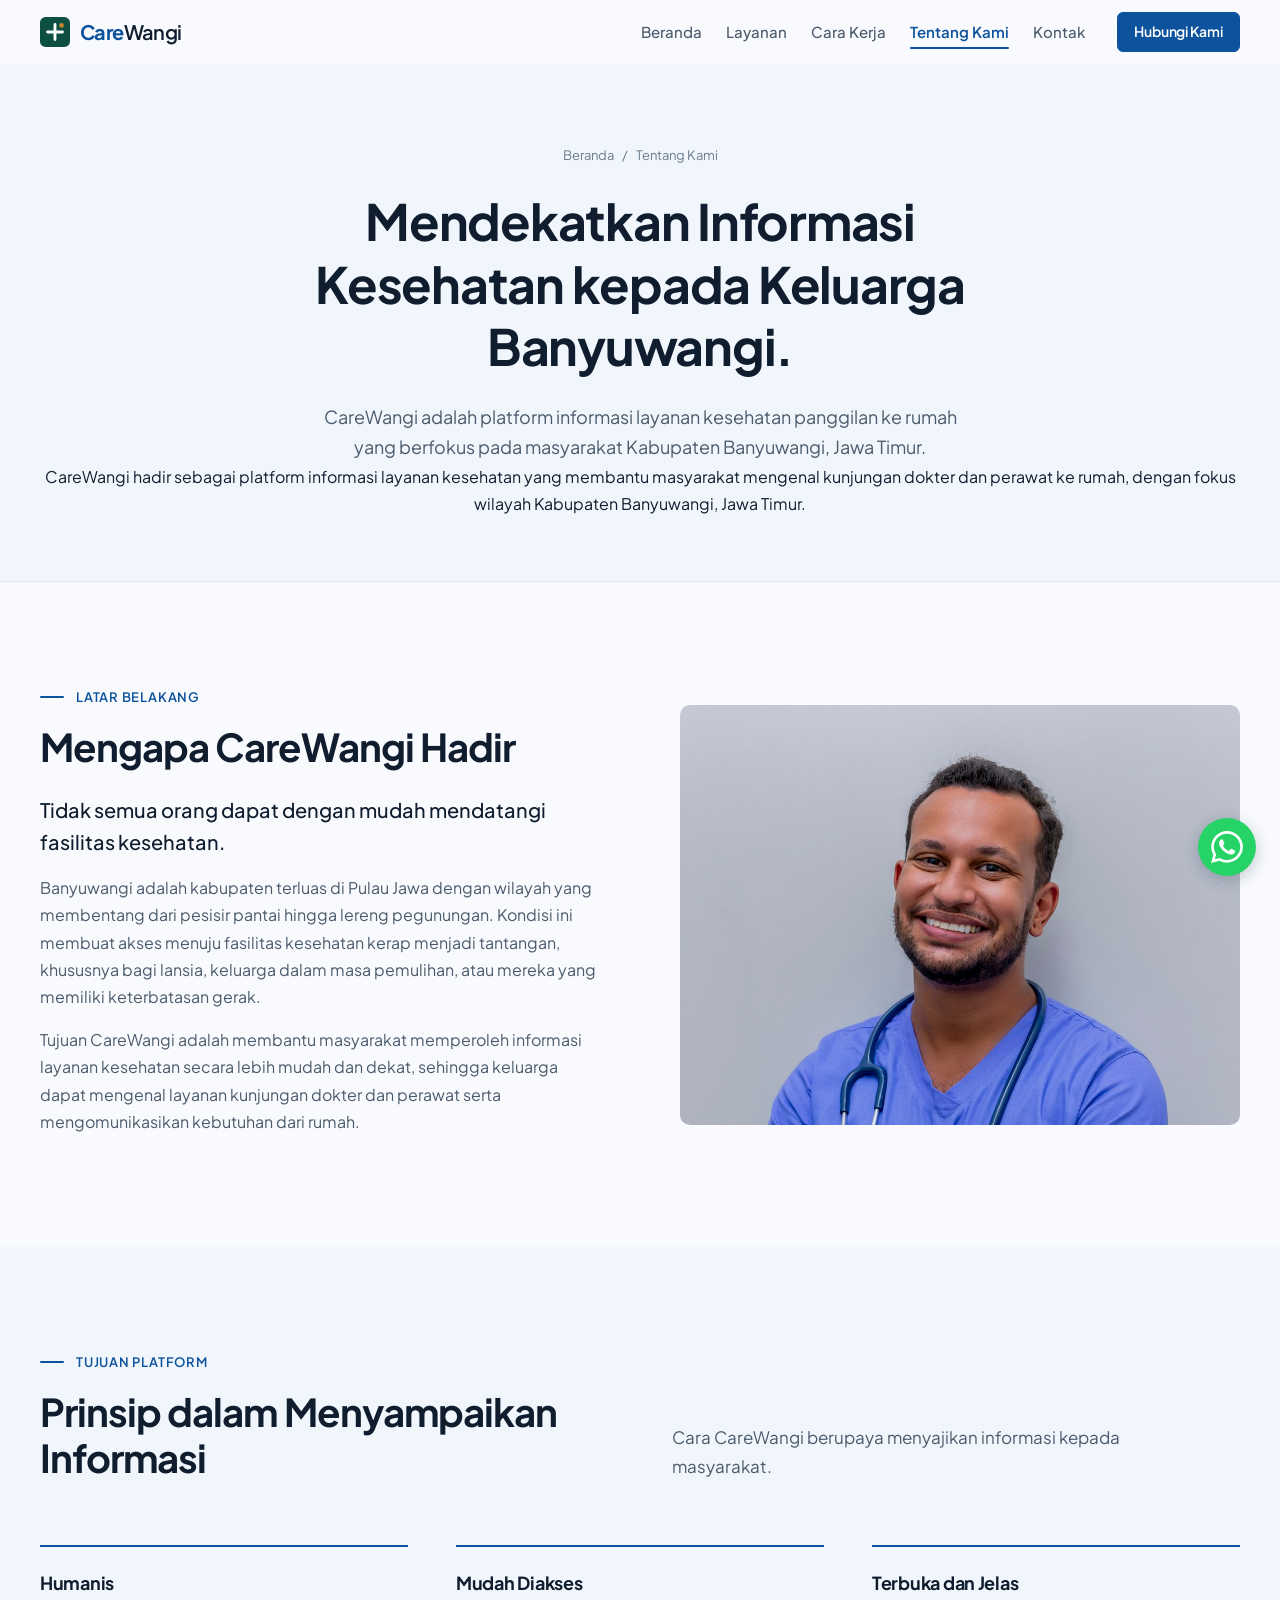
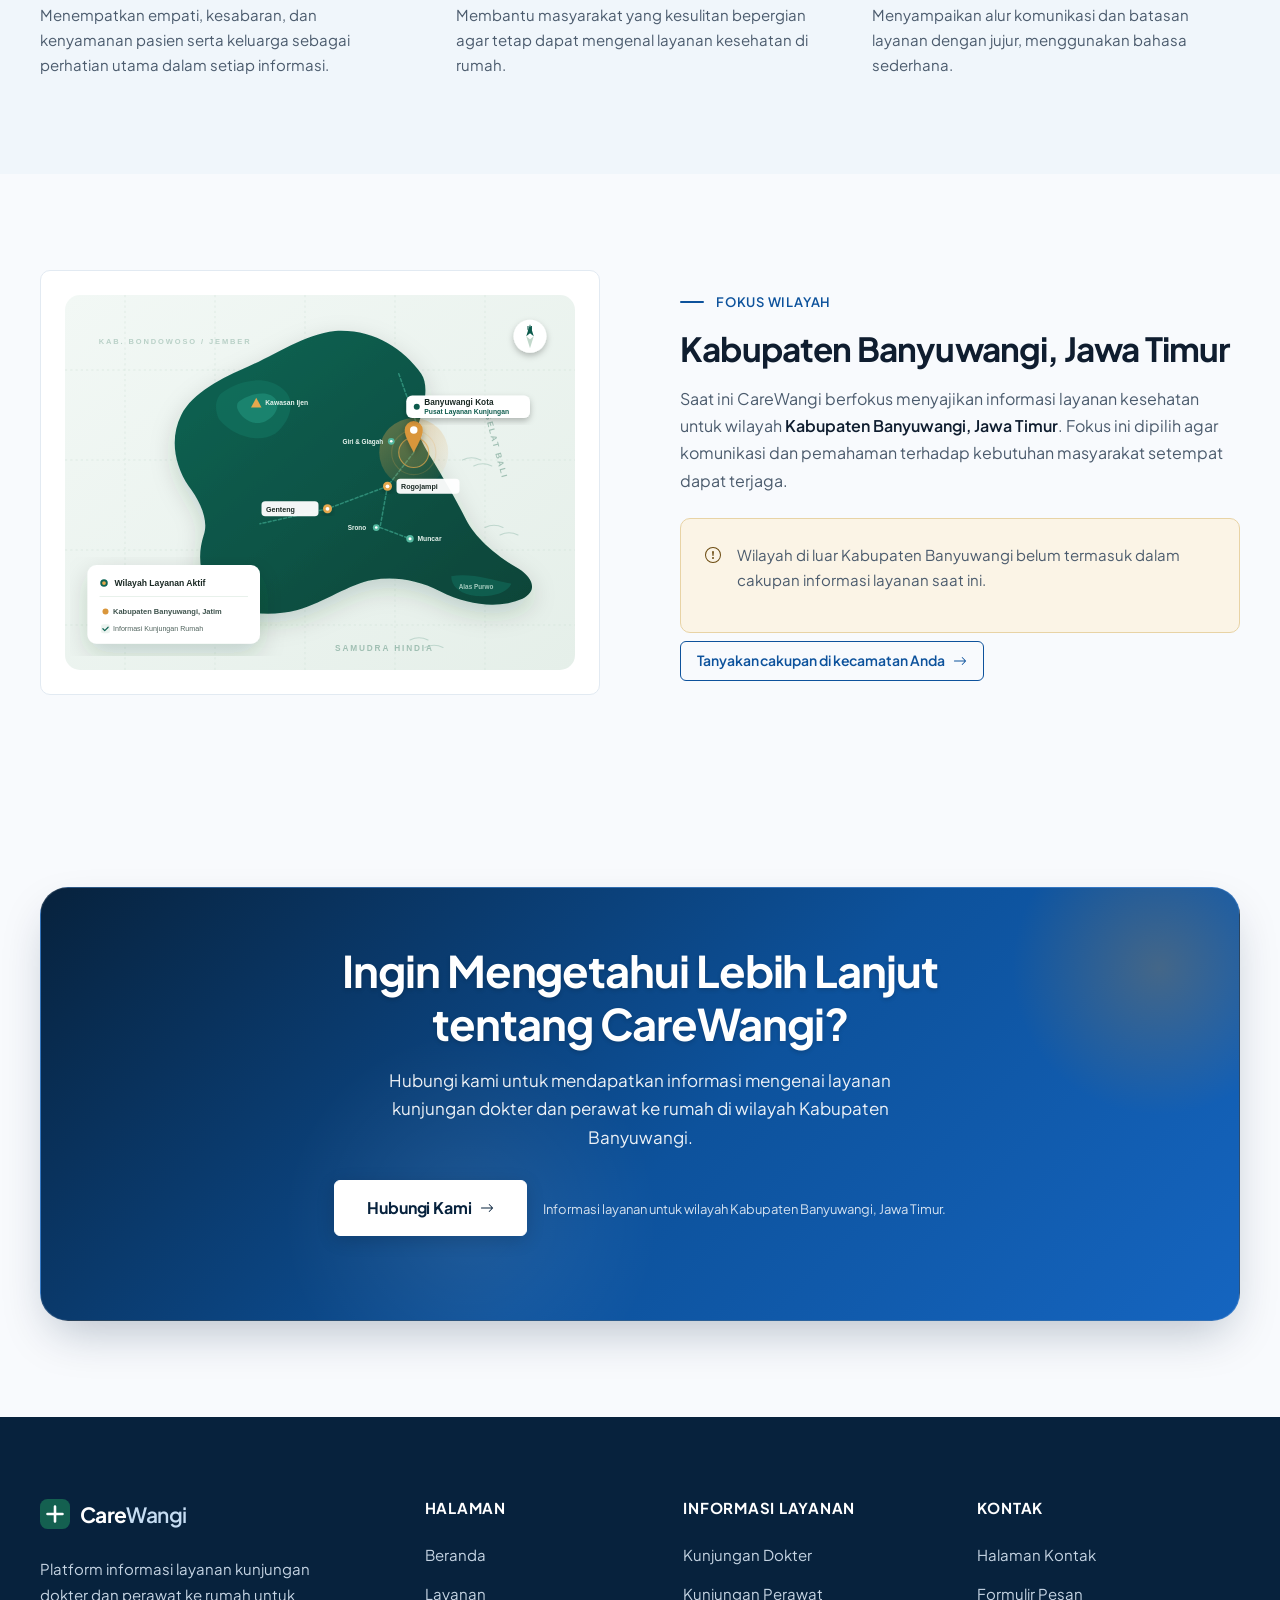
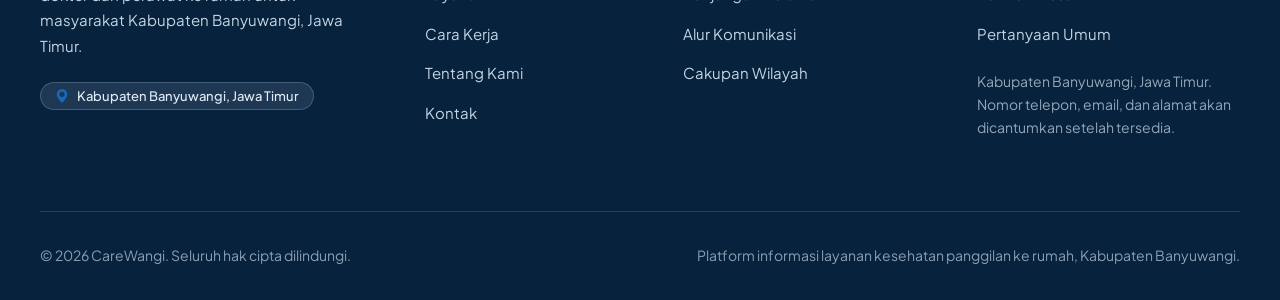
<file: tentang-kami.html>
<!DOCTYPE html>
<html lang="id">
<head>
  <meta charset="UTF-8">
  <meta name="viewport" content="width=device-width, initial-scale=1.0">
  <title>Tentang Kami — CareWangi Banyuwangi</title>
  <meta name="description" content="Mengenal latar belakang dan tujuan CareWangi dalam menyajikan informasi layanan kesehatan panggilan ke rumah di Kabupaten Banyuwangi.">
  <meta name="theme-color" content="#0D5043">
  <link rel="icon" href="assets/icons/logo.svg" type="image/svg+xml">
  <link rel="preconnect" href="https://fonts.googleapis.com">
  <link rel="preconnect" href="https://fonts.gstatic.com" crossorigin>
  <link href="https://fonts.googleapis.com/css2?family=Plus+Jakarta+Sans:wght@400;500;600;700&amp;display=swap" rel="stylesheet">
  <script>document.documentElement.classList.add('js');</script>
  <link rel="stylesheet" href="css/style.css">
</head>
<body data-page="tentang-kami">
  <a class="skip-link" href="#main">Lewati ke konten utama</a>

  <header class="site-header" id="nav">
    <div class="site-container nav-container">
      <a href="index.html" class="brand-logo" aria-label="CareWangi Beranda">
        <svg viewBox="0 0 32 32" width="30" height="30" fill="none" xmlns="http://www.w3.org/2000/svg" aria-hidden="true">
          <rect width="32" height="32" rx="6" fill="#0D5043"/>
          <path d="M16 8v16M8 16h16" stroke="#ffffff" stroke-width="3" stroke-linecap="round"/>
          <circle cx="23" cy="9" r="2.5" fill="#C9872E"/>
        </svg>
        <span class="brand-name">Care<span>Wangi</span></span>
      </a>

      <button class="menu-toggle" id="burger" aria-label="Buka navigasi menu" aria-expanded="false" aria-controls="menu">
        <span class="toggle-bar"></span>
        <span class="toggle-bar"></span>
        <span class="toggle-bar"></span>
      </button>

      <nav class="nav-menu" id="menu" aria-label="Navigasi Utama">
        <ul class="nav-links">
          <li><a href="index.html" class="nav-link">Beranda</a></li>
          <li><a href="layanan.html" class="nav-link">Layanan</a></li>
          <li><a href="cara-kerja.html" class="nav-link">Cara Kerja</a></li>
          <li><a href="tentang-kami.html" class="nav-link active" aria-current="page">Tentang Kami</a></li>
          <li><a href="kontak.html" class="nav-link">Kontak</a></li>
        </ul>
        <div class="nav-cta">
          <a href="kontak.html" class="btn btn-primary btn-sm">Hubungi Kami</a>
        </div>
      </nav>
    </div>
  </header>

  <div class="nav-backdrop" id="navBackdrop" aria-hidden="true"></div>

  <main id="main">

    <header class="page-hero">
      <div class="site-container page-hero-grid">
        <div>
          <nav class="crumbs" aria-label="Breadcrumb"><a href="index.html">Beranda</a><span aria-hidden="true">/</span><span>Tentang Kami</span></nav>
          <h1>Mendekatkan Informasi Kesehatan kepada Keluarga Banyuwangi.</h1>
          <p class="lead">CareWangi adalah platform informasi layanan kesehatan panggilan ke rumah yang berfokus pada masyarakat Kabupaten Banyuwangi, Jawa Timur.</p>
        </div>
        <p class="page-hero-aside">CareWangi hadir sebagai platform informasi layanan kesehatan yang membantu masyarakat mengenal kunjungan dokter dan perawat ke rumah, dengan fokus wilayah Kabupaten Banyuwangi, Jawa Timur.</p>
      </div>
    </header>

    <section class="section" aria-labelledby="latar-title">
      <div class="site-container about-grid">
        <div class="prose reveal">
          <span class="eyebrow">Latar Belakang</span>
          <h2 id="latar-title" style="margin-bottom:var(--s3)">Mengapa CareWangi Hadir</h2>
          <p class="big">Tidak semua orang dapat dengan mudah mendatangi fasilitas kesehatan.</p>
          <p>Banyuwangi adalah kabupaten terluas di Pulau Jawa dengan wilayah yang membentang dari pesisir pantai hingga lereng pegunungan. Kondisi ini membuat akses menuju fasilitas kesehatan kerap menjadi tantangan, khususnya bagi lansia, keluarga dalam masa pemulihan, atau mereka yang memiliki keterbatasan gerak.</p>
          <p>Tujuan CareWangi adalah membantu masyarakat memperoleh informasi layanan kesehatan secara lebih mudah dan dekat, sehingga keluarga dapat mengenal layanan kunjungan dokter dan perawat serta mengomunikasikan kebutuhan dari rumah.</p>
        </div>
        <img src="assets/images/layanan-dokter.jpg" alt="Tenaga kesehatan tersenyum ramah dengan stetoskop" class="about-photo reveal" width="1000" height="1250" loading="lazy">
      </div>
    </section>

    <section class="section section-sage" aria-labelledby="prinsip-title">
      <div class="site-container">
        <div class="section-head reveal">
          <div>
            <span class="eyebrow">Tujuan Platform</span>
            <h2 id="prinsip-title">Prinsip dalam Menyampaikan Informasi</h2>
          </div>
          <p>Cara CareWangi berupaya menyajikan informasi kepada masyarakat.</p>
        </div>
        <div class="pillars">
          <div class="pillar reveal">
            <h3>Humanis</h3>
            <p>Menempatkan empati, kesabaran, dan kenyamanan pasien serta keluarga sebagai perhatian utama dalam setiap informasi.</p>
          </div>
          <div class="pillar reveal">
            <h3>Mudah Diakses</h3>
            <p>Membantu masyarakat yang kesulitan bepergian agar tetap dapat mengenal layanan kesehatan di rumah.</p>
          </div>
          <div class="pillar reveal">
            <h3>Terbuka dan Jelas</h3>
            <p>Menyampaikan alur komunikasi dan batasan layanan dengan jujur, menggunakan bahasa sederhana.</p>
          </div>
        </div>
      </div>
    </section>

    <section class="section" id="wilayah" aria-labelledby="wilayah-title">
      <div class="site-container region-grid">
        <div class="map-box reveal">
          <img src="assets/images/map-banyuwangi.svg" alt="Peta wilayah fokus layanan CareWangi di Kabupaten Banyuwangi" width="680" height="500" loading="lazy">
        </div>
        <div class="region-text reveal">
          <span class="eyebrow">Fokus Wilayah</span>
          <h2 id="wilayah-title">Kabupaten Banyuwangi, Jawa Timur</h2>
          <p>Saat ini CareWangi berfokus menyajikan informasi layanan kesehatan untuk wilayah <strong>Kabupaten Banyuwangi, Jawa Timur</strong>. Fokus ini dipilih agar komunikasi dan pemahaman terhadap kebutuhan masyarakat setempat dapat terjaga.</p>
          <div class="notice" style="margin-top:var(--s3)">
            <svg viewBox="0 0 16 16" width="16" height="16" fill="currentColor" aria-hidden="true"><path d="M8 15A7 7 0 1 1 8 1a7 7 0 0 1 0 14zm0 1A8 8 0 1 0 8 0a8 8 0 0 0 0 16z"/><path d="M7.002 11a1 1 0 1 1 2 0 1 1 0 0 1-2 0zM7.1 4.995a.905.905 0 1 1 1.8 0l-.35 3.507a.552.552 0 0 1-1.1 0L7.1 4.995z"/></svg>
            <p>Wilayah di luar Kabupaten Banyuwangi belum termasuk dalam cakupan informasi layanan saat ini.</p>
          </div>
          <a href="kontak.html" class="btn btn-outline btn-sm"><span>Tanyakan cakupan di kecamatan Anda</span><svg viewBox="0 0 16 16" width="14" height="14" fill="currentColor" aria-hidden="true"><path fill-rule="evenodd" d="M1 8a.5.5 0 0 1 .5-.5h11.793l-3.147-3.146a.5.5 0 0 1 .708-.708l4 4a.5.5 0 0 1 0 .708l-4 4a.5.5 0 0 1-.708-.708L13.293 8.5H1.5A.5.5 0 0 1 1 8z"/></svg></a>
        </div>
      </div>
    </section>

    <!-- SECTION CTA PENUTUP -->
    <section class="cta-section" aria-labelledby="cta-title">
      <div class="site-container">
        <div class="cta-editorial reveal">
          <div class="cta-editorial-content">
            <h2 id="cta-title" class="cta-editorial-title">Ingin Mengetahui Lebih Lanjut tentang CareWangi?</h2>
            <p class="cta-editorial-desc">Hubungi kami untuk mendapatkan informasi mengenai layanan kunjungan dokter dan perawat ke rumah di wilayah Kabupaten Banyuwangi.</p>
            <div class="cta-editorial-actions">
              <a href="kontak.html" class="btn btn-primary btn-lg">
                <span>Hubungi Kami</span>
                <svg viewBox="0 0 16 16" width="14" height="14" fill="currentColor" aria-hidden="true"><path fill-rule="evenodd" d="M1 8a.5.5 0 0 1 .5-.5h11.793l-3.147-3.146a.5.5 0 0 1 .708-.708l4 4a.5.5 0 0 1 0 .708l-4 4a.5.5 0 0 1-.708-.708L13.293 8.5H1.5A.5.5 0 0 1 1 8z"/></svg>
              </a>
              <span class="cta-editorial-meta">Informasi layanan untuk wilayah Kabupaten Banyuwangi, Jawa Timur.</span>
            </div>
          </div>
        </div>
      </div>
    </section>
  </main>

  <footer class="site-footer">
    <div class="site-container footer-grid">
      <div class="footer-col-brand">
        <a href="index.html" class="footer-logo" aria-label="CareWangi Beranda">
          <svg viewBox="0 0 32 32" width="30" height="30" fill="none" xmlns="http://www.w3.org/2000/svg" aria-hidden="true">
            <rect width="32" height="32" rx="8" fill="#146050"/>
            <path d="M16 8v16M8 16h16" stroke="#ffffff" stroke-width="2.75" stroke-linecap="round"/>
          </svg>
          <span class="footer-logo-text"><span class="brand-white">Care</span><span class="brand-sage">Wangi</span></span>
        </a>
        <p class="footer-desc">Platform informasi layanan kunjungan dokter dan perawat ke rumah untuk masyarakat Kabupaten Banyuwangi, Jawa Timur.</p>
        <div class="footer-region-badge">
          <svg viewBox="0 0 16 16" width="14" height="14" fill="currentColor" aria-hidden="true"><path d="M8 16s6-5.686 6-10A6 6 0 0 0 2 6c0 4.314 6 10 6 10zm0-7a3 3 0 1 1 0-6 3 3 0 0 1 0 6z"/></svg>
          <span>Kabupaten Banyuwangi, Jawa Timur</span>
        </div>
      </div>

      <div>
        <h4 class="footer-heading">Halaman</h4>
        <ul class="footer-links">
          <li><a href="index.html">Beranda</a></li>
          <li><a href="layanan.html">Layanan</a></li>
          <li><a href="cara-kerja.html">Cara Kerja</a></li>
          <li><a href="tentang-kami.html">Tentang Kami</a></li>
          <li><a href="kontak.html">Kontak</a></li>
        </ul>
      </div>

      <div>
        <h4 class="footer-heading">Informasi Layanan</h4>
        <ul class="footer-links">
          <li><a href="layanan.html#dokter">Kunjungan Dokter</a></li>
          <li><a href="layanan.html#perawat">Kunjungan Perawat</a></li>
          <li><a href="cara-kerja.html">Alur Komunikasi</a></li>
          <li><a href="tentang-kami.html#wilayah">Cakupan Wilayah</a></li>
        </ul>
      </div>

      <div>
        <h4 class="footer-heading">Kontak</h4>
        <ul class="footer-links">
          <li><a href="kontak.html">Halaman Kontak</a></li>
          <li><a href="kontak.html#form">Formulir Pesan</a></li>
          <li><a href="kontak.html#faq">Pertanyaan Umum</a></li>
        </ul>
        <p class="footer-note">Kabupaten Banyuwangi, Jawa Timur.<br>Nomor telepon, email, dan alamat akan dicantumkan setelah tersedia.</p>
      </div>
    </div>

    <div class="footer-bottom">
      <div class="site-container footer-bottom-inner">
        <p>© <span id="currentYear">2026</span> CareWangi. Seluruh hak cipta dilindungi.</p>
        <p class="footer-subtext">Platform informasi layanan kesehatan panggilan ke rumah, Kabupaten Banyuwangi.</p>
      </div>
    </div>
  </footer>

  <!-- FLOATING WHATSAPP BUTTON -->
  <a href="https://wa.me/?text=Halo%20CareWangi%2C%20saya%20ingin%20mengetahui%20informasi%20mengenai%20layanan%20kunjungan%20dokter%20dan%20perawat%20ke%20rumah."
     class="floating-wa"
     target="_blank"
     rel="noopener noreferrer"
     aria-label="Hubungi CareWangi melalui WhatsApp"
     title="Hubungi CareWangi melalui WhatsApp">
    <svg viewBox="0 0 24 24" width="32" height="32" fill="currentColor" aria-hidden="true">
      <path d="M.057 24l1.687-6.163c-1.041-1.804-1.588-3.849-1.587-5.946.003-6.556 5.338-11.891 11.893-11.891 3.181.001 6.167 1.24 8.413 3.488 2.245 2.248 3.481 5.236 3.48 8.414-.003 6.557-5.338 11.892-11.893 11.892-1.99-.001-3.951-.5-5.688-1.448l-6.305 1.654zm6.597-3.807c1.676.995 3.276 1.591 5.392 1.592 5.448 0 9.886-4.434 9.889-9.885.002-5.462-4.415-9.89-9.881-9.892-5.452 0-9.887 4.434-9.889 9.884-.001 2.225.651 3.891 1.746 5.634l-.999 3.648 3.742-.981zm11.387-5.464c-.074-.124-.272-.198-.57-.347-.297-.149-1.758-.868-2.031-.967-.272-.099-.47-.149-.669.149-.198.297-.768.967-.941 1.165-.173.198-.347.223-.644.074-.297-.149-1.255-.462-2.39-1.475-.883-.788-1.48-1.761-1.653-2.059-.173-.297-.018-.458.13-.606.134-.133.297-.347.446-.521.151-.172.2-.296.3-.495.099-.198.05-.372-.025-.521-.075-.148-.669-1.611-.916-2.206-.242-.579-.487-.501-.669-.51l-.57-.01c-.198 0-.52.074-.792.372s-1.04 1.016-1.04 2.479 1.065 2.876 1.213 3.074c.149.198 2.095 3.2 5.076 4.487.709.306 1.263.489 1.694.626.712.226 1.36.194 1.872.118.571-.085 1.758-.719 2.006-1.413.248-.695.248-1.29.173-1.414z"/>
    </svg>
  </a>

  <script src="js/script.js"></script>
</body>
</html>
</file>
<file: css/style.css>
/* ==========================================================================
   CareWangi — Modern Healthcare Editorial
   Stylesheet bersama untuk seluruh halaman (Beranda, Layanan, Cara Kerja,
   Tentang Kami, Kontak).
   ========================================================================== */

/* --------------------------------------------------------------------------
   1. DESIGN TOKENS  (spacing berbasis kelipatan 8px)
   -------------------------------------------------------------------------- */
:root {
  /* Warna */
  --teal: #0D529C;
  --teal-dark: #0A3D75;
  --teal-deep: #07223D;
  --teal-soft: #1868BE;
  --sage: #C5DCF2;
  --sage-200: #BAD3EC;
  --sage-100: #E3EFF9;
  --sage-50: #F0F6FB;
  --bg: #F8FAFD;
  --surface: #FFFFFF;
  --ink: #0F1D2F;
  --ink-muted: #4B5B6D;
  --ink-light: #6C7D8F;
  --line: #E2EAF2;
  --line-strong: #CBD7E3;
  --warn-bg: #FBF4E6;
  --warn-line: #E8D3A5;
  --warn-ink: #6B4A10;

  /* Spacing */
  --s1: 8px;
  --s2: 16px;
  --s3: 24px;
  --s4: 32px;
  --s5: 40px;
  --s6: 48px;
  --s7: 56px;
  --s8: 64px;
  --s9: 72px;
  --s10: 80px;
  --s12: 96px;
  --s15: 120px;

  /* Layout */
  --container: 1200px;
  --nav-h: 64px;
  --section-y: var(--s12);

  /* Bentuk */
  --r-sm: 6px;
  --r-md: 10px;
  --r-lg: 16px;
  --r-xl: 20px;
  --r-full: 999px;

  --shadow-soft: 0 12px 32px -16px rgba(7, 34, 61, 0.16);
  --ease: 0.2s ease;
}

/* --------------------------------------------------------------------------
   2. RESET & BASE
   -------------------------------------------------------------------------- */
*, *::before, *::after { box-sizing: border-box; margin: 0; padding: 0; }

html {
  font-size: 16px;
  scroll-behavior: smooth;
  scroll-padding-top: calc(var(--nav-h) + var(--s3));
  -webkit-text-size-adjust: 100%;
}

body {
  font-family: 'Plus Jakarta Sans', -apple-system, BlinkMacSystemFont, 'Segoe UI', Roboto, sans-serif;
  font-size: 1rem;
  line-height: 1.7;
  color: var(--ink);
  background-color: var(--bg);
  overflow-x: hidden;
  -webkit-font-smoothing: antialiased;
}

img, svg { display: block; max-width: 100%; }
img { height: auto; }
a { color: inherit; text-decoration: none; transition: color var(--ease), background-color var(--ease), border-color var(--ease); }
ul, ol { list-style: none; }
button, input, textarea, select { font-family: inherit; font-size: inherit; color: inherit; }

:focus-visible { outline: 2px solid var(--teal); outline-offset: 3px; border-radius: 4px; }

.skip-link {
  position: absolute; left: var(--s2); top: -64px; z-index: 200;
  background: var(--teal); color: #fff; padding: var(--s1) var(--s2);
  border-radius: var(--r-sm); font-weight: 600; font-size: 0.875rem;
  transition: top var(--ease);
}
.skip-link:focus { top: var(--s1); }

/* --------------------------------------------------------------------------
   3. TIPOGRAFI & UTILITAS LAYOUT
   -------------------------------------------------------------------------- */
h1, h2, h3, h4 { font-weight: 700; letter-spacing: -0.025em; color: var(--ink); }

h1 { font-size: clamp(2.25rem, 4.4vw, 3.5rem); line-height: 1.12; }
h2 { font-size: clamp(1.75rem, 3vw, 2.5rem); line-height: 1.2; }
h3 { font-size: 1.25rem; line-height: 1.35; letter-spacing: -0.015em; }
h4 { font-size: 1rem; line-height: 1.4; letter-spacing: -0.01em; }

.lead { font-size: 1.125rem; line-height: 1.7; color: var(--ink-muted); }

.site-container { width: min(var(--container), 100% - 48px); margin-inline: auto; }
.site-narrow { max-width: 800px; }

.section { padding: var(--section-y) 0; }
.section-sage { background-color: var(--sage-50); }
.section-teal { background-color: var(--teal); color: #fff; }
.section-teal h2, .section-teal h3 { color: #fff; }

.eyebrow, .section-tag {
  display: inline-flex; align-items: center; gap: 12px;
  font-size: 0.8125rem; font-weight: 600; letter-spacing: 0.06em; text-transform: uppercase;
  color: var(--teal); margin-bottom: var(--s2);
}
.eyebrow::before, .section-tag::before {
  content: ""; width: 24px; height: 2px; background: currentColor; border-radius: 2px;
}
.section-teal .eyebrow, .section-teal .section-tag { color: var(--sage); }

/* Kepala section dua kolom: judul kiri, keterangan/tautan kanan */
.section-head {
  display: grid; grid-template-columns: 1fr 1fr; gap: var(--s8);
  align-items: end; margin-bottom: var(--s8);
}
.section-head p { color: var(--ink-muted); font-size: 1.0625rem; max-width: 460px; }
.section-head .head-action { justify-self: end; align-self: end; }

/* --------------------------------------------------------------------------
   4. TOMBOL & TAUTAN
   -------------------------------------------------------------------------- */
.btn {
  display: inline-flex; align-items: center; justify-content: center; gap: var(--s1);
  min-height: 48px; padding: 0 var(--s3);
  border-radius: var(--r-sm); border: 1.5px solid transparent;
  font-size: 0.9375rem; font-weight: 600; letter-spacing: -0.005em;
  cursor: pointer; white-space: nowrap;
}
.btn svg { transition: transform var(--ease); }
.btn:hover svg { transform: translateX(3px); }

.btn-primary { background: var(--teal); color: #fff; border-color: var(--teal); }
.btn-primary:hover { background: var(--teal-dark); border-color: var(--teal-dark); }

.btn-outline { background: transparent; color: var(--teal); border-color: var(--teal); }
.btn-outline:hover { background: var(--sage-100); }

.btn-light { background: #fff; color: var(--teal); border-color: #fff; }
.btn-light:hover { background: var(--sage-100); border-color: var(--sage-100); }

.btn-sm { min-height: 40px; padding: 0 var(--s2); font-size: 0.875rem; }
.btn-lg { min-height: 56px; padding: 0 var(--s4); font-size: 1rem; }

.text-link {
  display: inline-flex; align-items: center; gap: var(--s1);
  font-weight: 600; font-size: 0.9375rem; color: var(--teal);
  padding-bottom: 2px; border-bottom: 1.5px solid var(--sage);
}
.text-link:hover { border-bottom-color: var(--teal); }
.text-link svg { transition: transform var(--ease); }
.text-link:hover svg { transform: translateX(3px); }

/* --------------------------------------------------------------------------
   5. NAVBAR
   -------------------------------------------------------------------------- */
.site-header {
  position: sticky; top: 0; z-index: 100; height: var(--nav-h);
  background: var(--bg); border-bottom: 1px solid transparent;
  transition: background-color 0.35s ease, border-color 0.35s ease, box-shadow 0.35s ease;
}

/* Header berubah hijau saat halaman di-scroll sesuai palet warna CareWangi */
.site-header.scrolled {
  background: rgba(13, 82, 156, 0.96);
  border-bottom: 1px solid rgba(255, 255, 255, 0.12);
  box-shadow: 0 10px 28px -6px rgba(7, 34, 61, 0.35);
  backdrop-filter: blur(12px);
  -webkit-backdrop-filter: blur(12px);
}

.nav-container { display: flex; align-items: center; justify-content: space-between; height: 100%; gap: var(--s4); }

.brand-logo { display: flex; align-items: center; gap: 10px; font-size: 1.25rem; font-weight: 700; letter-spacing: -0.03em; flex-shrink: 0; }
.brand-logo svg rect { transition: fill 0.3s ease; }
.brand-logo svg path { transition: stroke 0.3s ease; }
.brand-name { color: var(--teal); transition: color 0.3s ease; }
.brand-name span { color: var(--ink); font-weight: 600; transition: color 0.3s ease; }

/* Transisi logo & brand name pada navbar biru */
.site-header.scrolled .brand-logo svg rect { fill: #ffffff; }
.site-header.scrolled .brand-logo svg path { stroke: var(--teal); }
.site-header.scrolled .brand-name { color: #ffffff; }
.site-header.scrolled .brand-name span { color: var(--sage); }

.nav-drawer-header,
.nav-drawer-footer {
  display: none;
}
.nav-link-icon {
  display: none;
}

.nav-menu { display: flex; align-items: center; gap: var(--s4); }
.nav-links { display: flex; align-items: center; gap: var(--s3); }

.nav-link { position: relative; font-size: 0.9375rem; font-weight: 500; color: var(--ink-muted); padding: var(--s1) 0; transition: color 0.3s ease; }
.nav-link:hover { color: var(--teal); }
.nav-link.active { color: var(--teal); font-weight: 600; }
.nav-link.active::after {
  content: ""; position: absolute; left: 0; right: 0; bottom: 0; height: 2px; background: var(--teal); border-radius: 2px;
  transition: background-color 0.3s ease;
}

/* Nav links saat header berwarna biru */
.site-header.scrolled .nav-link { color: rgba(255, 255, 255, 0.85); }
.site-header.scrolled .nav-link:hover { color: #ffffff; }
.site-header.scrolled .nav-link.active { color: #ffffff; }
.site-header.scrolled .nav-link.active::after { background: var(--sage); }

/* --------------------------------------------------------------------------
   NAV DROPDOWN MENU — MODEL A (KATALOG LAYANAN)
   -------------------------------------------------------------------------- */
.nav-item-dropdown {
  position: relative;
}

.nav-dropdown-btn {
  display: inline-flex;
  align-items: center;
  gap: 6px;
  background: transparent;
  border: none;
  font-family: inherit;
  font-size: 0.9375rem;
  font-weight: 500;
  color: var(--ink-muted);
  padding: var(--s1) 0;
  cursor: pointer;
  transition: color 0.3s ease;
  position: relative;
}
.nav-dropdown-btn:hover { color: var(--teal); }
.nav-dropdown-btn.active { color: var(--teal); font-weight: 600; }
.nav-dropdown-btn.active::after {
  content: ""; position: absolute; left: 0; right: 0; bottom: 0; height: 2px; background: var(--teal); border-radius: 2px;
  transition: background-color 0.3s ease;
}

.dropdown-chevron {
  transition: transform 0.28s cubic-bezier(0.16, 1, 0.3, 1);
  flex-shrink: 0;
}
.nav-item-dropdown.is-open .dropdown-chevron,
.nav-item-dropdown:hover .dropdown-chevron {
  transform: rotate(180deg);
}

.site-header.scrolled .nav-dropdown-btn { color: rgba(255, 255, 255, 0.85); }
.site-header.scrolled .nav-dropdown-btn:hover { color: #ffffff; }
.site-header.scrolled .nav-dropdown-btn.active { color: #ffffff; }
.site-header.scrolled .nav-dropdown-btn.active::after { background: var(--sage); }

/* Dropdown Flyout Panel */
.nav-dropdown-menu {
  position: absolute;
  top: calc(100% + 12px);
  left: 50%;
  transform: translateX(-35%) translateY(10px);
  width: 580px;
  background: #ffffff;
  border: 1px solid rgba(13, 82, 156, 0.12);
  border-radius: 16px;
  box-shadow: 0 20px 44px -8px rgba(7, 34, 61, 0.18), 0 4px 14px rgba(7, 34, 61, 0.04);
  padding: 18px 22px;
  opacity: 0;
  visibility: hidden;
  pointer-events: none;
  transition: opacity 0.25s cubic-bezier(0.16, 1, 0.3, 1), transform 0.25s cubic-bezier(0.16, 1, 0.3, 1), visibility 0.25s;
  z-index: 200;
}

/* Invisible hover bridge */
.nav-dropdown-menu::before {
  content: "";
  position: absolute;
  top: -16px;
  left: 0;
  right: 0;
  height: 16px;
}

/* Open states */
.nav-item-dropdown:hover .nav-dropdown-menu,
.nav-item-dropdown.is-open .nav-dropdown-menu {
  opacity: 1;
  visibility: visible;
  pointer-events: auto;
  transform: translateX(-35%) translateY(0);
}

.dropdown-header {
  display: flex;
  align-items: center;
  justify-content: space-between;
  padding-bottom: 12px;
  border-bottom: 1px solid rgba(13, 82, 156, 0.08);
  margin-bottom: 14px;
}
.dropdown-kicker {
  font-size: 0.75rem;
  font-weight: 700;
  letter-spacing: 0.06em;
  text-transform: uppercase;
  color: var(--teal);
}
.dropdown-view-all {
  font-size: 0.8125rem;
  font-weight: 600;
  color: var(--teal);
  transition: color 0.2s ease;
}
.dropdown-view-all:hover {
  color: var(--teal-dark);
  text-decoration: underline;
}

.dropdown-grid {
  display: grid;
  grid-template-columns: 1fr 1fr;
  gap: 16px;
}
.dropdown-col-title {
  display: inline-flex;
  align-items: center;
  gap: 8px;
  font-size: 0.8125rem;
  font-weight: 700;
  letter-spacing: 0.04em;
  text-transform: uppercase;
  color: var(--teal-dark);
  margin-bottom: 8px;
}
.dropdown-col-title svg {
  color: var(--teal);
  flex-shrink: 0;
}
.dropdown-list {
  list-style: none;
  padding: 0;
  margin: 0;
  display: flex;
  flex-direction: column;
  gap: 4px;
}
.dropdown-item {
  display: flex;
  align-items: center;
  justify-content: space-between;
  gap: 12px;
  padding: 9px 12px;
  border-radius: 8px;
  text-decoration: none;
  background: transparent;
  transition: background-color 0.18s ease, transform 0.18s ease;
}
.dropdown-item:hover {
  background: #f0f6fc;
  transform: translateX(4px);
}
.dropdown-item-title {
  display: block;
  font-size: 0.875rem;
  font-weight: 600;
  color: var(--ink);
  line-height: 1.35;
  transition: color 0.18s ease;
}
.dropdown-item-arrow {
  display: inline-block;
  font-size: 0.875rem;
  font-weight: 600;
  color: var(--teal);
  opacity: 0.45;
  transform: translateX(0);
  transition: transform 0.18s ease, opacity 0.18s ease, color 0.18s ease;
  flex-shrink: 0;
}
.dropdown-item:hover .dropdown-item-title {
  color: var(--teal);
}
.dropdown-item:hover .dropdown-item-arrow {
  color: var(--teal);
  opacity: 1;
  transform: translateX(3px);
}

.dropdown-footer {
  display: flex;
  align-items: center;
  justify-content: space-between;
  margin-top: 14px;
  padding-top: 12px;
  border-top: 1px solid rgba(13, 82, 156, 0.08);
  font-size: 0.8125rem;
}
.dropdown-footer-text {
  color: var(--ink-muted);
}
.dropdown-footer-text strong {
  color: var(--teal-dark);
}
.dropdown-footer-link {
  font-weight: 600;
  color: var(--teal);
  transition: color 0.2s ease;
}
.dropdown-footer-link:hover {
  color: var(--teal-dark);
  text-decoration: underline;
}

.nav-cta { display: flex; align-items: center; }
.nav-cta .btn-primary { transition: background-color 0.3s ease, color 0.3s ease, border-color 0.3s ease, box-shadow 0.3s ease; }

/* Tombol CTA navbar saat hijau */
.site-header.scrolled .nav-cta .btn-primary {
  background: #ffffff;
  color: var(--teal);
  border-color: #ffffff;
  box-shadow: 0 4px 14px rgba(0, 0, 0, 0.12);
}
.site-header.scrolled .nav-cta .btn-primary:hover {
  background: var(--sage-50);
  color: var(--teal-dark);
  border-color: var(--sage-50);
}

.menu-toggle {
  display: none; position: relative; z-index: 101;
  width: 44px; height: 44px; padding: 0;
  flex-direction: column; justify-content: center; align-items: center; gap: 5px;
  background: transparent; border: 1px solid var(--line-strong); border-radius: var(--r-sm); cursor: pointer;
  transition: border-color 0.3s ease;
}
.toggle-bar { width: 20px; height: 2px; background: var(--ink); border-radius: 2px; transition: transform var(--ease), opacity var(--ease), background-color 0.3s ease; }
.menu-toggle[aria-expanded="true"] .toggle-bar:nth-child(1) { transform: translateY(7px) rotate(45deg); }
.menu-toggle[aria-expanded="true"] .toggle-bar:nth-child(2) { opacity: 0; }
.menu-toggle[aria-expanded="true"] .toggle-bar:nth-child(3) { transform: translateY(-7px) rotate(-45deg); }

/* Tombol menu toggle saat header biru */
.site-header.scrolled .menu-toggle { border-color: rgba(255, 255, 255, 0.35); }
.site-header.scrolled .toggle-bar { background: #ffffff; }

.nav-backdrop { display: none; }

/* --------------------------------------------------------------------------
   6. HERO BERANDA (PANORAMIC HEALTHCARE STAGE)
   -------------------------------------------------------------------------- */
.hero-panoramic {
  position: relative;
  width: 100%;
  overflow: hidden;
  background: #07223D;
}

.hero-panoramic-stage {
  position: relative;
  width: 100%;
  min-height: 580px;
  display: flex;
  align-items: center;
  justify-content: flex-start;
  padding-top: var(--s9);
  padding-bottom: var(--s9);
}

@media (min-width: 1024px) {
  .hero-panoramic-stage {
    min-height: 620px;
    padding-top: var(--s10);
    padding-bottom: var(--s10);
  }
}

.hero-panoramic-picture {
  position: absolute;
  inset: 0;
  width: 100%;
  height: 100%;
  z-index: 1;
}

.hero-panoramic-bg {
  width: 100%;
  height: 100%;
  object-fit: cover;
  object-position: center center;
  display: block;
}

.hero-panoramic-overlay {
  position: absolute;
  inset: 0;
  z-index: 2;
  background: linear-gradient(
    to right,
    rgba(7, 34, 61, 0.92) 0%,
    rgba(7, 34, 61, 0.76) 38%,
    rgba(7, 34, 61, 0.18) 60%,
    rgba(7, 34, 61, 0) 100%
  );
  pointer-events: none;
}

.hero-panoramic-container {
  position: relative;
  z-index: 3;
}

.hero-panoramic-content {
  max-width: 580px;
  margin: 0;
  text-align: left;
}

.hero-stage-badge {
  display: inline-flex;
  align-items: center;
  padding: 6px 18px;
  background: rgba(255, 255, 255, 0.14);
  border: 1px solid rgba(255, 255, 255, 0.25);
  border-radius: 999px;
  color: #ffffff;
  font-size: 0.8125rem;
  font-weight: 600;
  letter-spacing: 0.05em;
  text-transform: uppercase;
  backdrop-filter: blur(8px);
  -webkit-backdrop-filter: blur(8px);
  margin-bottom: var(--s3);
}

.hero-stage-title {
  color: #ffffff;
  font-size: clamp(1.875rem, 3.2vw, 2.625rem);
  font-weight: 700;
  line-height: 1.24;
  letter-spacing: -0.025em;
  max-width: 580px;
  margin: 0 0 var(--s3) 0;
  text-shadow: 0 2px 14px rgba(7, 34, 61, 0.5);
}

.hero-stage-desc {
  color: rgba(255, 255, 255, 0.92);
  font-size: clamp(1rem, 1.1vw + 0.4rem, 1.125rem);
  line-height: 1.68;
  max-width: 520px;
  margin: 0 0 var(--s5) 0;
  text-shadow: 0 1px 8px rgba(7, 34, 61, 0.4);
}

.hero-stage-actions {
  display: flex;
  flex-wrap: wrap;
  justify-content: flex-start;
  gap: var(--s3);
  margin-bottom: var(--s5);
  align-items: center;
}

.btn-outline-white {
  display: inline-flex;
  align-items: center;
  justify-content: center;
  gap: var(--s1);
  padding: 0 var(--s4);
  height: 48px;
  background: rgba(255, 255, 255, 0.12);
  color: #ffffff;
  border: 1.5px solid rgba(255, 255, 255, 0.45);
  border-radius: 999px;
  font-weight: 600;
  font-size: 0.9375rem;
  backdrop-filter: blur(8px);
  -webkit-backdrop-filter: blur(8px);
  transition: all var(--ease);
}

.btn-outline-white:hover {
  background: #ffffff;
  color: var(--teal-dark);
  border-color: #ffffff;
  transform: translateY(-2px);
  box-shadow: 0 8px 20px rgba(0, 0, 0, 0.25);
}

.hero-stage-facts {
  display: flex;
  flex-wrap: wrap;
  justify-content: flex-start;
  gap: var(--s2) var(--s4);
  font-size: 0.875rem;
  font-weight: 500;
  color: rgba(255, 255, 255, 0.88);
  list-style: none;
  padding-top: var(--s3);
  border-top: 1px solid rgba(255, 255, 255, 0.18);
  margin: 0;
  max-width: 540px;
}

.hero-stage-facts li {
  display: inline-flex;
  align-items: center;
  gap: 7px;
  text-shadow: 0 1px 6px rgba(7, 34, 61, 0.5);
}

.hero-stage-facts svg {
  color: rgba(255, 255, 255, 0.9);
  flex-shrink: 0;
}

/* Button Jelajahi Layanan Interaktif dengan Icon Care Bergerak */
.btn-jelajah {
  display: inline-flex;
  align-items: center;
  gap: 12px;
  padding: 0 var(--s4) 0 var(--s2);
  transition: transform var(--ease), background-color var(--ease), box-shadow var(--ease);
}
.btn-jelajah:hover {
  transform: translateY(-2px);
  box-shadow: 0 12px 28px -4px rgba(13, 82, 156, 0.35);
}
.btn-care-icon-wrap {
  display: inline-flex;
  align-items: center;
  justify-content: center;
  width: 40px;
  height: 40px;
  border-radius: 8px;
  background: rgba(255, 255, 255, 0.16);
  padding: 2px;
  flex-shrink: 0;
  transition: transform 0.3s cubic-bezier(0.34, 1.56, 0.64, 1), background-color var(--ease);
}
.btn-jelajah:hover .btn-care-icon-wrap {
  transform: scale(1.14) rotate(-3deg);
  background: rgba(255, 255, 255, 0.28);
}
.btn-care-gif {
  width: 36px;
  height: 36px;
  object-fit: contain;
  display: block;
}
  will-change: transform;
}

.hero-info-badge {
  display: inline-flex;
  align-items: center;
  gap: 6px;
  font-size: 0.6875rem;
  font-weight: 700;
  letter-spacing: 0.05em;
  text-transform: uppercase;
  color: var(--teal);
  background: var(--sage-50);
  padding: 3px 8px;
  border-radius: var(--r-full);
  margin-bottom: 8px;
  border: 1px solid var(--sage);
}

.pulse-dot {
  display: none;
}

.hero-info-title {
  display: block; font-size: 0.9375rem; font-weight: 700; color: var(--ink);
  margin-bottom: 4px; letter-spacing: -0.015em;
}
.hero-info-desc {
  font-size: 0.8125rem; line-height: 1.5; color: var(--ink-muted); margin: 0;
}

/* --------------------------------------------------------------------------
   7. LAYANAN (BERANDA) — Modern Healthcare Editorial Showcase
   -------------------------------------------------------------------------- */
.svc-section-head {
  display: grid;
  grid-template-columns: 1.2fr 0.8fr;
  gap: var(--s8);
  align-items: end;
  margin-bottom: var(--s8);
  padding-bottom: var(--s5);
  border-bottom: 1px solid var(--line);
}
.svc-section-head h2 {
  font-size: clamp(2rem, 3.2vw, 2.75rem);
  line-height: 1.18;
  letter-spacing: -0.025em;
  color: var(--ink);
}
.svc-section-head p {
  color: var(--ink-muted);
  font-size: 1.0625rem;
  line-height: 1.65;
  max-width: 440px;
  justify-self: end;
}

/* Showcase asimetris: 12 kolom. Layanan 01 = featured (gambar lebar, landscape),
   Layanan 02 = compact (gambar vertikal, panel Soft Sage yang saling menumpuk). */
.svc-grid {
  display: grid;
  gap: var(--s10) 0;
}
.svc {
  display: grid;
  grid-template-columns: repeat(12, minmax(0, 1fr));
  column-gap: var(--s3);
  align-items: center;
}
.svc-media {
  position: relative;
  overflow: hidden;
  border-radius: var(--r-md);
  background: var(--sage-100);
}
.svc-photo {
  display: block;
  width: 100%;
  height: 100%;
  object-fit: cover;
}

.svc-kicker {
  display: inline-flex;
  align-items: center;
  gap: 10px;
  font-size: 0.75rem;
  font-weight: 700;
  letter-spacing: 0.1em;
  text-transform: uppercase;
  color: var(--teal);
  margin-bottom: var(--s2);
}
.svc-kicker::before {
  content: "";
  width: 24px;
  height: 1px;
  background: var(--teal);
}
.svc-title {
  font-weight: 700;
  letter-spacing: -0.025em;
  line-height: 1.15;
  color: var(--ink);
  margin-bottom: var(--s2);
}
.svc-desc {
  color: var(--ink-muted);
  line-height: 1.7;
  margin-bottom: var(--s3);
}
.svc-link {
  display: inline-flex;
  align-items: center;
  gap: 10px;
  font-size: 0.9375rem;
  font-weight: 600;
  color: var(--teal);
  padding-bottom: 6px;
  border-bottom: 1px solid rgba(13, 82, 156, 0.3);
  transition: color var(--ease), border-color var(--ease), gap var(--ease);
}
.svc-link:hover {
  color: var(--teal-dark);
  border-color: var(--teal);
  gap: 14px;
}

/* Layanan 01 — featured: tinggi teks = tinggi gambar (sisi atas & bawah sejajar) */
.svc-featured { align-items: stretch; }
.svc-featured .svc-media {
  grid-column: 1 / 8;
  aspect-ratio: 16 / 10;
}
.svc-featured .svc-photo { object-position: 50% 30%; }
.svc-featured .svc-body {
  grid-column: 9 / 13;
  display: flex;
  flex-direction: column;
  align-items: flex-start;
  padding-top: var(--s3);
  border-top: 1px solid var(--line-strong);
}
.svc-featured .svc-kicker { margin-bottom: auto; }
.svc-featured .svc-title { font-size: clamp(1.75rem, 2.6vw, 2.375rem); }
.svc-featured .svc-desc { font-size: 1rem; max-width: 400px; }
.svc-featured .svc-link { margin-top: 0; }

/* Layanan 02 — gambar di kanan (lebih ramping), teks di kiri; tinggi teks = tinggi gambar */
.svc-compact { align-items: stretch; }
.svc-compact .svc-media {
  grid-column: 8 / 13;
  grid-row: 1;
  aspect-ratio: 8 / 7;
}
.svc-compact .svc-photo { object-position: 52% 50%; }
.svc-compact .svc-body {
  grid-column: 1 / 7;
  grid-row: 1;
  display: flex;
  flex-direction: column;
  align-items: flex-start;
  padding-top: var(--s3);
  border-top: 1px solid var(--line-strong);
}
.svc-compact .svc-kicker { margin-bottom: auto; }
.svc-compact .svc-title { font-size: clamp(1.75rem, 2.6vw, 2.375rem); }
.svc-compact .svc-desc { font-size: 1rem; max-width: 400px; }
.svc-compact .svc-link { margin-top: 0; }

/* Penutup section */
.svc-more {
  margin-top: var(--s10);
  padding-top: var(--s4);
  border-top: 1px solid var(--line-strong);
  display: flex;
  justify-content: space-between;
  align-items: center;
  gap: var(--s4);
  flex-wrap: wrap;
}
.svc-more-text {
  color: var(--ink-muted);
  font-size: 1.0625rem;
  line-height: 1.6;
  max-width: 520px;
  margin: 0;
}

/* --------------------------------------------------------------------------
   8. KEUNGGULAN (BERANDA)
   -------------------------------------------------------------------------- */
.adv-grid { display: grid; grid-template-columns: 5fr 7fr; gap: var(--s10); align-items: start; }
.adv-intro { position: sticky; top: calc(var(--nav-h) + var(--s5)); }
.adv-intro h2 { margin-bottom: var(--s3); }
.adv-intro p { color: rgba(255, 255, 255, 0.78); font-size: 1.0625rem; max-width: 400px; }

.adv-list li {
  display: grid; grid-template-columns: 56px 1fr; gap: var(--s3);
  align-items: start;
  padding: var(--s4) 0; border-top: 1px solid rgba(255, 255, 255, 0.18);
  transition: transform var(--ease);
}
.adv-list li:hover { transform: translateX(6px); }
.adv-list li:last-child { border-bottom: 1px solid rgba(255, 255, 255, 0.18); }

.adv-icon-wrap {
  display: inline-flex;
  align-items: center;
  justify-content: center;
  width: 52px;
  height: 52px;
  border-radius: 12px;
  background: rgba(255, 255, 255, 0.08);
  border: 1px solid rgba(255, 255, 255, 0.16);
  box-shadow: 0 4px 14px rgba(10, 61, 117, 0.25);
  padding: 4px;
  flex-shrink: 0;
  transition: transform 0.3s cubic-bezier(0.34, 1.56, 0.64, 1), background-color 0.3s ease, border-color 0.3s ease;
}
.adv-list li:hover .adv-icon-wrap {
  transform: scale(1.1) rotate(2deg);
  background: rgba(255, 255, 255, 0.14);
  border-color: rgba(197, 220, 242, 0.35);
}
.adv-gif {
  width: 44px;
  height: 44px;
  object-fit: contain;
  display: block;
}

.adv-no { font-size: 0.875rem; font-weight: 600; color: var(--sage); padding-top: 4px; font-variant-numeric: tabular-nums; }
.adv-list h3 { margin-bottom: var(--s1); }
.adv-list p { color: rgba(255, 255, 255, 0.76); max-width: 520px; }

/* --------------------------------------------------------------------------
   9. LANGKAH CARA KERJA (BERANDA)
   -------------------------------------------------------------------------- */
.steps { display: grid; grid-template-columns: repeat(4, 1fr); gap: var(--s4); }
.step { position: relative; padding-top: var(--s4); border-top: 1px solid var(--line-strong); }
.step::before { content: ""; position: absolute; top: -1px; left: 0; width: 40px; height: 3px; background: var(--teal); }
.step-no { display: block; font-size: 3rem; font-weight: 600; line-height: 1; letter-spacing: -0.04em; color: #9BBEE5; margin-bottom: var(--s3); font-variant-numeric: tabular-nums; }
.step h3 { font-size: 1.125rem; margin-bottom: var(--s1); }
.step p { color: var(--ink-muted); font-size: 0.9375rem; line-height: 1.65; }

.steps-note { margin-top: var(--s6); font-size: 0.875rem; color: var(--ink-light); max-width: 640px; }

/* --------------------------------------------------------------------------
   10. TENTANG (BERANDA) & BLOK EDITORIAL
   -------------------------------------------------------------------------- */
.about-grid { display: grid; grid-template-columns: 1fr 1fr; gap: var(--s10); align-items: center; }
.about-photo { width: 100%; aspect-ratio: 4 / 3; object-fit: cover; object-position: 50% 0%; border-radius: var(--r-md); }
.about-text h2 { margin-bottom: var(--s3); }
.about-text p { color: var(--ink-muted); font-size: 1.0625rem; margin-bottom: var(--s4); max-width: 520px; }

/* --------------------------------------------------------------------------
   11. CTA PENUTUP (Modern Panoramic Healthcare Showcase)
   -------------------------------------------------------------------------- */
.cta-section {
  padding: var(--s12) 0;
  position: relative;
}

.cta-editorial {
  position: relative;
  width: 100%;
  max-width: 100%;
  margin: 0;
  background: linear-gradient(135deg, #07223D 0%, #0D529C 55%, #1565C0 100%);
  border-radius: 28px;
  padding: 56px 64px;
  color: #ffffff;
  overflow: hidden;
  box-shadow: 0 20px 48px -12px rgba(7, 34, 61, 0.28);
  border: 1px solid rgba(255, 255, 255, 0.14);
}

/* Orbs & Decorative Background */
.cta-editorial::before {
  content: "";
  position: absolute;
  top: -80px;
  right: -80px;
  width: 320px;
  height: 320px;
  border-radius: 50%;
  background: radial-gradient(circle, rgba(201, 135, 46, 0.28) 0%, transparent 65%);
  pointer-events: none;
}

.cta-editorial::after {
  content: "";
  position: absolute;
  bottom: -90px;
  left: 20%;
  width: 380px;
  height: 380px;
  border-radius: 50%;
  background: radial-gradient(circle, rgba(255, 255, 255, 0.08) 0%, transparent 70%);
  pointer-events: none;
}

.cta-editorial-grid {
  position: relative;
  z-index: 1;
  display: grid;
  grid-template-columns: 1.15fr 0.85fr;
  gap: 48px;
  align-items: center;
}

/* Left Content */
.cta-editorial-left {
  display: flex;
  flex-direction: column;
  align-items: flex-start;
  text-align: left;
}

.cta-badge-live {
  display: inline-flex;
  align-items: center;
  background: rgba(255, 255, 255, 0.14);
  border: 1px solid rgba(255, 255, 255, 0.22);
  color: #ffffff;
  padding: 6px 16px;
  border-radius: var(--r-full);
  font-size: 0.8125rem;
  font-weight: 700;
  letter-spacing: 0.06em;
  text-transform: uppercase;
  margin-bottom: 20px;
  backdrop-filter: blur(8px);
}

.cta-editorial-title {
  font-size: clamp(2rem, 3.4vw, 2.75rem);
  font-weight: 700;
  color: #ffffff !important;
  line-height: 1.22;
  letter-spacing: -0.025em;
  margin: 0 0 16px 0;
  text-align: left;
  max-width: 620px;
  text-shadow: 0 2px 4px rgba(0, 0, 0, 0.15);
}

.cta-editorial-desc {
  font-size: 1.0625rem;
  line-height: 1.68;
  color: rgba(255, 255, 255, 0.92) !important;
  margin: 0 0 28px 0;
  text-align: left;
  max-width: 580px;
}

.cta-editorial-actions {
  display: flex;
  flex-direction: row;
  align-items: center;
  gap: 16px;
  margin-bottom: 28px;
  width: auto;
}

.btn-cta-wa {
  display: inline-flex;
  align-items: center;
  gap: 10px;
  background: #25D366 !important;
  color: #ffffff !important;
  font-weight: 700;
  font-size: 1rem;
  padding: 14px 28px;
  border-radius: var(--r-full);
  border: none;
  box-shadow: 0 6px 22px rgba(37, 211, 102, 0.38);
  text-decoration: none;
  transition: all 0.22s ease;
}

.btn-cta-wa:hover {
  background: #20BA5A !important;
  transform: translateY(-3px);
  box-shadow: 0 10px 28px rgba(37, 211, 102, 0.48);
}

.btn-cta-secondary {
  display: inline-flex;
  align-items: center;
  gap: 8px;
  background: rgba(255, 255, 255, 0.12) !important;
  color: #ffffff !important;
  font-weight: 600;
  font-size: 0.9375rem;
  padding: 13px 24px;
  border-radius: var(--r-full);
  border: 1.5px solid rgba(255, 255, 255, 0.32);
  backdrop-filter: blur(8px);
  text-decoration: none;
  transition: all 0.22s ease;
}

.btn-cta-secondary:hover {
  background: #ffffff !important;
  color: var(--teal-deep) !important;
  border-color: #ffffff;
  transform: translateY(-2px);
  box-shadow: 0 6px 18px rgba(0, 0, 0, 0.15);
}

.cta-trust-items {
  display: flex;
  flex-wrap: wrap;
  align-items: center;
  gap: 18px;
  font-size: 0.8125rem;
  color: rgba(255, 255, 255, 0.88);
}

.cta-trust-item {
  display: inline-flex;
  align-items: center;
  gap: 6px;
}

/* Right Feature Card */
.cta-feature-card {
  background: rgba(255, 255, 255, 0.08);
  backdrop-filter: blur(16px);
  -webkit-backdrop-filter: blur(16px);
  border: 1px solid rgba(255, 255, 255, 0.2);
  border-radius: 20px;
  padding: 28px 28px 24px 28px;
  color: #ffffff;
  box-shadow: 0 16px 36px rgba(0, 0, 0, 0.18);
  position: relative;
}

.cta-card-header {
  display: flex;
  align-items: center;
  justify-content: space-between;
  margin-bottom: 12px;
}

.cta-card-badge {
  display: inline-flex;
  align-items: center;
  gap: 6px;
  font-size: 0.6875rem;
  font-weight: 700;
  letter-spacing: 0.07em;
  text-transform: uppercase;
  color: #38BDF8;
  background: rgba(56, 189, 248, 0.12);
  padding: 4px 10px;
  border-radius: 6px;
}

.cta-card-heading {
  font-size: 1.1875rem;
  font-weight: 700;
  color: #ffffff;
  margin: 0 0 4px 0;
}

.cta-card-sub {
  font-size: 0.8125rem;
  color: rgba(255, 255, 255, 0.82);
  line-height: 1.5;
  margin: 0 0 16px 0;
}

.cta-service-chips {
  display: flex;
  flex-direction: column;
  gap: 10px;
  margin-bottom: 18px;
}

.cta-chip {
  background: rgba(255, 255, 255, 0.07);
  border: 1px solid rgba(255, 255, 255, 0.14);
  border-radius: 12px;
  padding: 10px 14px;
  display: flex;
  align-items: center;
  gap: 12px;
  transition: all 0.22s ease;
}

.cta-chip:hover {
  background: rgba(255, 255, 255, 0.14);
  border-color: rgba(255, 255, 255, 0.3);
  transform: translateX(4px);
}

.cta-chip-icon {
  width: 36px;
  height: 36px;
  border-radius: 10px;
  background: rgba(255, 255, 255, 0.12);
  display: flex;
  align-items: center;
  justify-content: center;
  font-size: 1.125rem;
  flex-shrink: 0;
}

.cta-chip-text {
  display: flex;
  flex-direction: column;
  text-align: left;
}

.cta-chip-text strong {
  font-size: 0.875rem;
  color: #ffffff;
  font-weight: 700;
}

.cta-chip-text span {
  font-size: 0.75rem;
  color: rgba(255, 255, 255, 0.78);
}

.cta-card-bottom {
  padding-top: 14px;
  border-top: 1px solid rgba(255, 255, 255, 0.12);
}

.cta-coverage {
  display: flex;
  align-items: center;
  gap: 7px;
  font-size: 0.75rem;
  color: rgba(255, 255, 255, 0.8);
}

/* Centered fallback for inner pages (layanan, cara-kerja, tentang-kami) */
.cta-editorial-content {
  position: relative;
  z-index: 1;
  max-width: 760px;
  margin: 0 auto;
  text-align: center;
  display: flex;
  flex-direction: column;
  align-items: center;
}

.cta-editorial-content .cta-editorial-title {
  text-align: center;
  margin-inline: auto;
}

.cta-editorial-content .cta-editorial-desc {
  text-align: center;
  margin-inline: auto;
}

.cta-editorial-content .cta-editorial-actions {
  justify-content: center;
}

.cta-editorial-content .btn-primary {
  background: #ffffff !important;
  color: var(--teal-deep) !important;
  border-color: #ffffff !important;
  font-weight: 700;
  box-shadow: 0 4px 18px rgba(0, 0, 0, 0.16);
}

.cta-editorial-content .btn-primary:hover {
  background: rgba(255, 255, 255, 0.92) !important;
  transform: translateY(-2px);
}

.cta-editorial-content .btn-secondary {
  background: rgba(255, 255, 255, 0.12) !important;
  color: #ffffff !important;
  border: 1.5px solid rgba(255, 255, 255, 0.35) !important;
  backdrop-filter: blur(8px);
}

.cta-editorial-content .btn-secondary:hover {
  background: rgba(255, 255, 255, 0.22) !important;
  border-color: #ffffff !important;
}

.cta-editorial-content .cta-editorial-meta {
  display: block;
  font-size: 0.8125rem;
  color: rgba(255, 255, 255, 0.82);
  margin-top: 4px;
}

/* --------------------------------------------------------------------------
   12. HERO HALAMAN DALAM (CENTERED EDITORIAL HERO)
   -------------------------------------------------------------------------- */
.page-hero {
  background: var(--sage-50);
  padding: var(--s10) 0 var(--s8);
  border-bottom: 1px solid var(--line);
  text-align: center;
}
.page-hero-inner {
  max-width: 780px;
  margin-inline: auto;
  display: flex;
  flex-direction: column;
  align-items: center;
  text-align: center;
}
.crumbs {
  display: flex;
  justify-content: center;
  align-items: center;
  gap: var(--s1);
  font-size: 0.8125rem;
  color: var(--ink-light);
  margin-bottom: var(--s3);
}
.crumbs a:hover { color: var(--teal); }
.page-hero h1 {
  font-size: clamp(2.125rem, 4vw, 3.125rem);
  margin-bottom: var(--s3);
  max-width: 22ch;
  margin-inline: auto;
  line-height: 1.25;
}
.page-hero .lead {
  max-width: 640px;
  margin-inline: auto;
}

.jump-links {
  display: flex;
  flex-wrap: wrap;
  justify-content: center;
  gap: var(--s2);
  margin-top: var(--s5);
}

/* --------------------------------------------------------------------------
   13. HALAMAN LAYANAN
   -------------------------------------------------------------------------- */
.detail { padding: var(--s12) 0; }
.detail + .detail { border-top: 1px solid var(--line); }
.detail-grid { display: grid; grid-template-columns: 1fr 1fr; gap: var(--s10); align-items: center; }
.detail-grid.reverse .detail-media { order: 2; }
.detail-photo { width: 100%; aspect-ratio: 4 / 3.4; object-fit: cover; border-radius: var(--r-md); }
#dokter .detail-photo { object-position: 40% 20%; }
#perawat .detail-photo { object-position: 50% 45%; }
.detail-body h2 { font-size: clamp(1.75rem, 2.8vw, 2.25rem); margin-bottom: var(--s2); }
.detail-lead { font-size: 1.125rem; font-weight: 500; color: var(--teal); margin-bottom: var(--s3); line-height: 1.6; }
.detail-body > p { color: var(--ink-muted); margin-bottom: var(--s2); }

.scope { margin: var(--s4) 0; border-top: 1px solid var(--line); }
.scope h4 { padding: var(--s2) 0 var(--s1); font-size: 0.8125rem; letter-spacing: 0.06em; text-transform: uppercase; color: var(--ink-light); font-weight: 600; }
.scope li { display: flex; gap: 12px; padding: 12px 0; border-top: 1px solid var(--line); font-size: 0.9375rem; color: var(--ink-muted); line-height: 1.55; }
.scope li svg { flex-shrink: 0; margin-top: 4px; color: var(--teal); }

/* Subservices Grid & Cards */
.subservices-wrapper {
  margin-top: var(--s8);
  padding-top: var(--s6);
  border-top: 1px dashed var(--line);
}

.subservices-header {
  margin-bottom: var(--s5);
  max-width: 680px;
}

.subservices-title {
  font-size: clamp(1.25rem, 2.2vw, 1.5rem);
  font-weight: 700;
  color: var(--teal-deep);
  margin-bottom: 6px;
  letter-spacing: -0.02em;
}

.subservices-desc {
  font-size: 0.9375rem;
  color: var(--ink-muted);
  line-height: 1.6;
}

.subservices-grid {
  display: grid;
  grid-template-columns: repeat(3, 1fr);
  gap: var(--s4);
}

.subservice-card {
  display: flex;
  flex-direction: column;
  background: var(--surface);
  border: 1px solid var(--line);
  border-radius: var(--r-lg);
  padding: 24px;
  box-shadow: 0 4px 18px rgba(7, 34, 61, 0.04);
  transition: transform var(--ease), box-shadow var(--ease), border-color var(--ease);
  position: relative;
  scroll-margin-top: calc(var(--nav-h) + 28px);
}

.subservice-card:hover {
  transform: translateY(-4px);
  box-shadow: 0 12px 28px -12px rgba(13, 82, 156, 0.18);
  border-color: var(--sage);
}

/* :target visual highlight saat diarahkan dari navbar */
.subservice-card:target {
  border-color: var(--teal);
  box-shadow: 0 0 0 3px rgba(13, 82, 156, 0.22), var(--shadow-soft);
  animation: targetPulse 1.8s cubic-bezier(0.16, 1, 0.3, 1);
}

@keyframes targetPulse {
  0% {
    background-color: #f0f6fc;
    box-shadow: 0 0 0 6px rgba(13, 82, 156, 0.35), var(--shadow-soft);
  }
  100% {
    background-color: var(--surface);
    box-shadow: 0 0 0 3px rgba(13, 82, 156, 0.22), var(--shadow-soft);
  }
}

.subservice-card-header {
  margin-bottom: var(--s2);
}

.subservice-badge {
  display: inline-flex;
  align-items: center;
  gap: 6px;
  padding: 4px 10px;
  background: var(--sage-50);
  border: 1px solid var(--sage-200);
  border-radius: var(--r-full);
  font-size: 0.75rem;
  font-weight: 600;
  color: var(--teal);
  margin-bottom: 10px;
}

.subservice-name {
  font-size: 1.1875rem;
  font-weight: 700;
  color: var(--teal-deep);
  line-height: 1.35;
  letter-spacing: -0.015em;
  margin: 0;
}

.subservice-summary {
  font-size: 0.875rem;
  color: var(--ink-muted);
  line-height: 1.6;
  margin: 10px 0 var(--s3) 0;
}

.subservice-details {
  flex-grow: 1;
  display: flex;
  flex-direction: column;
  gap: 12px;
  margin-bottom: var(--s4);
}

.subservice-section-title {
  font-size: 0.75rem;
  font-weight: 700;
  text-transform: uppercase;
  letter-spacing: 0.06em;
  color: var(--ink-light);
  margin: 0;
}

.subservice-list {
  display: flex;
  flex-direction: column;
  gap: 8px;
  list-style: none;
  padding: 0;
  margin: 0;
}

.subservice-list li {
  display: flex;
  align-items: flex-start;
  gap: 8px;
  font-size: 0.8125rem;
  color: var(--ink);
  line-height: 1.5;
}

.subservice-list li svg {
  flex-shrink: 0;
  color: var(--teal);
  margin-top: 2px;
}

.subservice-target-box {
  background: var(--sage-50);
  border-left: 3px solid var(--teal);
  border-radius: 4px;
  padding: 10px 12px;
  font-size: 0.8125rem;
  line-height: 1.5;
  color: var(--teal-deep);
  margin-top: auto;
}

.subservice-target-box strong {
  color: var(--teal);
  font-weight: 600;
}

.subservice-card-footer {
  margin-top: auto;
  padding-top: var(--s2);
  border-top: 1px solid var(--line);
}

.subservice-card-footer .btn {
  width: 100%;
  justify-content: center;
  font-size: 0.8125rem;
}

.notes-grid { display: grid; grid-template-columns: repeat(3, 1fr); gap: var(--s6); }
.note-item { padding-top: var(--s3); border-top: 2px solid var(--teal); }
.note-item h4 { margin-bottom: var(--s1); font-size: 1.0625rem; }
.note-item p { color: var(--ink-muted); font-size: 0.9375rem; line-height: 1.65; }
.note-item.alert { border-top-color: #B8862B; }

/* --------------------------------------------------------------------------
   14. HALAMAN CARA KERJA (Dua Kolom + Sticky Guide Card)
   -------------------------------------------------------------------------- */
.workflow-layout {
  display: grid;
  grid-template-columns: 1.32fr 0.92fr;
  gap: var(--s8);
}
.workflow-main { min-width: 0; }
.workflow-main .timeline { max-width: 100%; }

.t-step { display: grid; grid-template-columns: 96px 1fr; gap: var(--s4); padding: var(--s5) 0; border-top: 1px solid var(--line); }
.t-step:last-child { border-bottom: 1px solid var(--line); }
.t-no { font-size: 3.25rem; font-weight: 600; line-height: 1; letter-spacing: -0.04em; color: var(--teal); font-variant-numeric: tabular-nums; }
.t-step h3 { font-size: 1.375rem; margin-bottom: var(--s1); color: var(--ink); }
.t-step p { color: var(--ink-muted); max-width: 540px; }
.t-hint { margin-top: var(--s2); padding-left: var(--s2); border-left: 2px solid var(--sage); font-size: 0.9375rem; color: var(--ink-light); max-width: 540px; }

.notice {
  display: flex; gap: var(--s2); align-items: flex-start; margin-top: var(--s6);
  padding: var(--s3); background: var(--warn-bg); border: 1px solid var(--warn-line); border-radius: var(--r-md);
  color: var(--warn-ink); font-size: 0.9375rem; line-height: 1.65; max-width: 100%;
}
.notice svg { flex-shrink: 0; margin-top: 4px; }
.notice strong { display: block; margin-bottom: 2px; color: var(--warn-ink); }

/* Kolom Kanan: Sticky Guide Card */
.workflow-aside { position: relative; }
.guide-card {
  position: sticky;
  top: calc(var(--nav-h) + 24px);
  background: var(--surface);
  border: 1px solid var(--line-strong);
  border-radius: var(--r-md);
  padding: var(--s5) var(--s4);
  box-shadow: 0 4px 20px rgba(7, 34, 61, 0.05), 0 1px 3px rgba(7, 34, 61, 0.02);
}
.guide-tag {
  display: inline-block;
  font-size: 0.75rem;
  font-weight: 700;
  letter-spacing: 0.08em;
  text-transform: uppercase;
  color: var(--teal);
  margin-bottom: 8px;
}
.guide-title {
  font-size: 1.25rem;
  font-weight: 700;
  line-height: 1.35;
  color: var(--ink);
  letter-spacing: -0.015em;
  margin-bottom: 10px;
}
.guide-desc {
  font-size: 0.9375rem;
  line-height: 1.6;
  color: var(--ink-muted);
  margin-bottom: var(--s4);
}
.guide-list {
  display: flex;
  flex-direction: column;
  gap: var(--s3);
  margin-bottom: var(--s4);
}
.guide-item {
  display: grid;
  grid-template-columns: 28px 1fr;
  gap: 12px;
  align-items: start;
  padding-top: var(--s2);
  border-top: 1px solid var(--line);
}
.guide-item:first-child {
  padding-top: 0;
  border-top: none;
}
.guide-num {
  font-size: 0.8125rem;
  font-weight: 700;
  color: var(--teal);
  letter-spacing: 0.04em;
  padding-top: 2px;
  font-variant-numeric: tabular-nums;
}
.guide-item-title {
  display: block;
  font-size: 0.9375rem;
  font-weight: 600;
  color: var(--ink);
  margin-bottom: 2px;
}
.guide-item-text {
  font-size: 0.875rem;
  line-height: 1.55;
  color: var(--ink-muted);
  margin: 0;
}
.guide-note {
  padding-top: var(--s3);
  border-top: 1px solid var(--line);
  font-size: 0.8125rem;
  line-height: 1.55;
  color: var(--ink-light);
  margin: 0;
}

/* --------------------------------------------------------------------------
   15. HALAMAN TENTANG KAMI
   -------------------------------------------------------------------------- */
.prose p { color: var(--ink-muted); margin-bottom: var(--s2); max-width: 560px; }
.prose p.big { font-size: 1.25rem; font-weight: 500; line-height: 1.6; color: var(--ink); }

.pillars { display: grid; grid-template-columns: repeat(3, 1fr); gap: var(--s6); }
.pillar { padding-top: var(--s3); border-top: 2px solid var(--teal); }
.pillar h3 { font-size: 1.125rem; margin-bottom: var(--s1); }
.pillar p { color: var(--ink-muted); font-size: 0.9375rem; line-height: 1.65; }

.region-grid { display: grid; grid-template-columns: 1fr 1fr; gap: var(--s10); align-items: center; }
.map-box { background: var(--surface); border: 1px solid var(--line); border-radius: var(--r-md); padding: var(--s3); }
.region-text h2 { font-size: clamp(1.625rem, 2.6vw, 2.125rem); margin-bottom: var(--s2); }
.region-text p { color: var(--ink-muted); margin-bottom: var(--s2); }
.region-text p strong { color: var(--ink); font-weight: 600; }
.region-text .btn { margin-top: var(--s1); }

/* --------------------------------------------------------------------------
   16. HALAMAN KONTAK
   -------------------------------------------------------------------------- */
.contact-grid { display: grid; grid-template-columns: 0.9fr 1.1fr; gap: var(--s10); align-items: start; }
.contact-info h2 { font-size: clamp(1.625rem, 2.6vw, 2.125rem); margin-bottom: var(--s2); }
.contact-info > p { color: var(--ink-muted); margin-bottom: var(--s4); }

.channels { border-top: 1px solid var(--line); margin-bottom: var(--s4); }
.channel { padding: var(--s3) 0; border-bottom: 1px solid var(--line); }
.channel-tag { display: block; font-size: 0.75rem; font-weight: 600; letter-spacing: 0.06em; text-transform: uppercase; color: var(--ink-light); margin-bottom: 4px; }
.channel-val { font-size: 1.0625rem; font-weight: 600; color: var(--ink-light); margin-bottom: 2px; }
.channel-val.is-set { color: var(--ink); }
.channel-desc { font-size: 0.875rem; color: var(--ink-muted); }

.form-box { background: var(--surface); border: 1px solid var(--line); border-radius: var(--r-lg); padding: var(--s5); }
.form-box h2 { font-size: 1.5rem; margin-bottom: var(--s1); }
.form-box > p { color: var(--ink-muted); font-size: 0.9375rem; margin-bottom: var(--s3); }
.form-state { padding: var(--s2); border-radius: var(--r-sm); background: var(--sage-50); border-left: 3px solid var(--teal); font-size: 0.875rem; color: var(--ink-muted); margin-bottom: var(--s3); line-height: 1.6; }

.form-group { margin-bottom: var(--s3); }
.form-label { display: block; font-size: 0.875rem; font-weight: 600; margin-bottom: 6px; }
.form-input, .form-select, .form-textarea {
  width: 100%; min-height: 48px; padding: 12px var(--s2);
  background: var(--bg); border: 1px solid var(--line-strong); border-radius: var(--r-sm);
  font-size: 0.9375rem; transition: border-color var(--ease), box-shadow var(--ease), background-color var(--ease);
}
.form-input::placeholder, .form-textarea::placeholder { color: #8697A8; }
.form-input:focus, .form-select:focus, .form-textarea:focus { outline: none; background: #fff; border-color: var(--teal); box-shadow: 0 0 0 3px rgba(13, 82, 156, 0.14); }
.form-textarea { min-height: 128px; resize: vertical; }
.form-input.is-invalid, .form-select.is-invalid, .form-textarea.is-invalid { border-color: #C0392B; }
.form-submit-btn { width: 100%; }

.form-feedback { display: none; margin-top: var(--s2); padding: var(--s2); border-radius: var(--r-sm); font-size: 0.875rem; line-height: 1.6; }
.form-feedback.is-visible { display: block; }
.form-feedback.success { background: var(--warn-bg); color: var(--warn-ink); border: 1px solid var(--warn-line); }
.form-feedback.error { background: #FBECEA; color: #8E2A20; border: 1px solid #EBC3BE; }

.faq-list { border-top: 1px solid var(--line-strong); }
.faq-item { padding: var(--s3) 0; border-bottom: 1px solid var(--line-strong); display: grid; grid-template-columns: 1fr 1.2fr; gap: var(--s4); }
.faq-item h3 { font-size: 1.0625rem; }
.faq-item p { color: var(--ink-muted); font-size: 0.9375rem; }

/* --------------------------------------------------------------------------
   16B. SECTION ARTIKEL & SLIDER MANUAL (BERANDA & ARTIKEL)
   -------------------------------------------------------------------------- */
.section-articles {
  padding: var(--section-y) 0;
  background: var(--bg);
  position: relative;
  overflow: hidden;
}

.articles-header {
  display: flex;
  align-items: flex-end;
  justify-content: space-between;
  gap: var(--s4);
  margin-bottom: var(--s6);
}

.articles-header-left {
  max-width: 680px;
}

.articles-main-title {
  font-size: clamp(1.75rem, 2.8vw, 2.25rem);
  font-weight: 700;
  color: var(--teal-deep);
  line-height: 1.25;
  letter-spacing: -0.025em;
  margin: var(--s1) 0 var(--s2) 0;
}

.articles-subtitle {
  color: var(--ink-muted);
  font-size: 1rem;
  line-height: 1.6;
}

/* Navigasi Panah Slider Manual (Persis Gambar 1) */
.articles-header-nav {
  display: flex;
  align-items: center;
  gap: 12px;
  flex-shrink: 0;
}

.article-nav-btn {
  width: 46px;
  height: 46px;
  border-radius: 50%;
  display: inline-flex;
  align-items: center;
  justify-content: center;
  cursor: pointer;
  transition: all 0.2s ease;
  border: 1.5px solid var(--line-strong);
  background: var(--surface);
  color: var(--teal-deep);
  box-shadow: 0 2px 8px rgba(7, 34, 61, 0.05);
  user-select: none;
}

.article-nav-btn.btn-next {
  background: var(--teal-deep);
  color: #ffffff;
  border-color: var(--teal-deep);
}

.article-nav-btn:hover:not(:disabled) {
  transform: translateY(-2px);
  box-shadow: 0 6px 16px rgba(7, 34, 61, 0.15);
}

.article-nav-btn.btn-prev:hover:not(:disabled) {
  background: var(--sage-50);
  border-color: var(--teal);
  color: var(--teal);
}

.article-nav-btn.btn-next:hover:not(:disabled) {
  background: var(--teal);
  border-color: var(--teal);
}

.article-nav-btn:disabled {
  opacity: 0.35;
  cursor: not-allowed;
  transform: none;
  box-shadow: none;
}

/* Slider Track Horizontal Manual */
.articles-slider-container {
  position: relative;
  width: 100%;
}

.articles-track {
  display: flex;
  gap: 24px;
  overflow-x: auto;
  scroll-behavior: smooth;
  scroll-snap-type: x mandatory;
  padding: 8px 4px 24px 4px;
  scrollbar-width: none;
  -ms-overflow-style: none;
}

.articles-track::-webkit-scrollbar {
  display: none;
}

/* Kartu Artikel (Proporsi Persis Gambar 2) */
.article-card {
  flex: 0 0 350px;
  max-width: 380px;
  scroll-snap-align: start;
  background: var(--surface);
  border: 1px solid var(--line);
  border-radius: 16px;
  overflow: hidden;
  box-shadow: 0 4px 18px rgba(7, 34, 61, 0.05);
  display: flex;
  flex-direction: column;
  transition: transform 0.25s ease, box-shadow 0.25s ease, border-color 0.25s ease;
}

.article-card:hover {
  transform: translateY(-6px);
  box-shadow: 0 16px 32px -8px rgba(13, 82, 156, 0.18);
  border-color: var(--sage);
}

.article-card-media {
  position: relative;
  width: 100%;
  aspect-ratio: 16 / 10;
  overflow: hidden;
  background: #e2eaf2;
}

.article-photo {
  width: 100%;
  height: 100%;
  object-fit: cover;
  transition: transform 0.4s ease;
}

.article-card:hover .article-photo {
  transform: scale(1.05);
}

.article-card-body {
  padding: 22px 24px 24px 24px;
  display: flex;
  flex-direction: column;
  flex-grow: 1;
}

.article-tag {
  display: inline-block;
  font-size: 0.6875rem;
  font-weight: 700;
  letter-spacing: 0.07em;
  text-transform: uppercase;
  color: var(--teal);
  margin-bottom: 8px;
}

.article-card-title {
  font-size: 1.0625rem;
  font-weight: 700;
  color: var(--teal-deep);
  line-height: 1.4;
  margin-bottom: 10px;
  letter-spacing: -0.015em;
}

.article-card-title a {
  color: inherit;
  text-decoration: none;
  transition: color 0.18s ease;
}

.article-card-title a:hover {
  color: var(--teal);
}

.article-card-snippet {
  font-size: 0.875rem;
  color: var(--ink-muted);
  line-height: 1.6;
  margin-bottom: 20px;
  flex-grow: 1;
  display: -webkit-box;
  -webkit-line-clamp: 3;
  -webkit-box-orient: vertical;
  overflow: hidden;
}

.article-card-footer {
  margin-top: auto;
  padding-top: 14px;
  border-top: 1px solid var(--line);
}

.article-read-more {
  display: inline-flex;
  align-items: center;
  gap: 6px;
  font-size: 0.875rem;
  font-weight: 600;
  color: var(--teal);
  text-decoration: none;
  transition: color 0.18s ease, transform 0.18s ease;
}

.article-read-more span {
  transition: transform 0.18s ease;
}

.article-read-more:hover {
  color: var(--teal-dark);
}

.article-read-more:hover span {
  transform: translateX(3px);
}

/* ==========================================================================
   SECTION TESTIMONI KELUARGA (Reference Design)
   ========================================================================== */
.section-testimonials {
  background: #f8fafc;
  border-top: 1px solid var(--line);
  border-bottom: 1px solid var(--line);
  padding: var(--section-y) 0;
  position: relative;
}

.testi-header {
  display: flex;
  align-items: flex-end;
  justify-content: space-between;
  gap: var(--s6);
  margin-bottom: var(--s6);
}

.testi-header-left {
  max-width: 640px;
}

.testi-main-title {
  font-size: clamp(1.85rem, 3.2vw, 2.5rem);
  font-weight: 700;
  color: var(--teal-deep);
  line-height: 1.25;
  letter-spacing: -0.02em;
  margin: 0 0 10px 0;
}

.testi-subtitle {
  font-size: 1rem;
  color: var(--ink-muted);
  line-height: 1.6;
  margin: 0;
}

.testi-header-right {
  display: flex;
  align-items: center;
  gap: 16px;
  flex-shrink: 0;
}

/* Rating Badge di Header */
.testi-rating-badge {
  display: flex;
  align-items: center;
  gap: 12px;
  background: var(--surface);
  border: 1px solid var(--line);
  border-radius: 14px;
  padding: 8px 16px;
  box-shadow: 0 2px 10px rgba(7, 34, 61, 0.04);
}

.testi-star-box {
  width: 38px;
  height: 38px;
  border-radius: 10px;
  background: #FEF3C7;
  color: #D97706;
  font-size: 1.125rem;
  display: flex;
  align-items: center;
  justify-content: center;
}

.testi-rating-info {
  display: flex;
  flex-direction: column;
}

.testi-score {
  font-size: 0.8125rem;
  color: var(--ink-muted);
  line-height: 1.2;
}

.testi-score strong {
  font-size: 1.0625rem;
  color: var(--teal-deep);
  font-weight: 700;
}

.testi-count {
  font-size: 0.71875rem;
  font-weight: 600;
  color: #059669;
  display: flex;
  align-items: center;
  gap: 5px;
  margin-top: 2px;
}

.testi-count-dot {
  width: 6px;
  height: 6px;
  border-radius: 50%;
  background: #10B981;
  display: inline-block;
}

.testi-nav-group {
  display: flex;
  align-items: center;
  gap: 8px;
}

/* Slider Track Testimoni */
.testi-slider-container {
  position: relative;
  width: 100%;
}

.testi-track {
  display: flex;
  gap: 24px;
  overflow-x: auto;
  scroll-behavior: smooth;
  scroll-snap-type: x mandatory;
  padding: 8px 4px 28px 4px;
  scrollbar-width: none;
  -ms-overflow-style: none;
}

.testi-track::-webkit-scrollbar {
  display: none;
}

/* Kartu Testimoni */
.testi-card {
  flex: 0 0 380px;
  max-width: 400px;
  scroll-snap-align: start;
  background: var(--surface);
  border: 1px solid var(--line);
  border-radius: 20px;
  padding: 28px 28px 24px 28px;
  box-shadow: 0 4px 18px rgba(7, 34, 61, 0.04);
  display: flex;
  flex-direction: column;
  justify-content: space-between;
  transition: transform 0.25s ease, box-shadow 0.25s ease, border-color 0.25s ease;
}

.testi-card:hover {
  transform: translateY(-5px);
  box-shadow: 0 16px 36px -8px rgba(13, 82, 156, 0.12);
  border-color: var(--sage);
}

.testi-card-top {
  display: flex;
  align-items: center;
  justify-content: space-between;
  margin-bottom: 18px;
}

.testi-stars-pill {
  display: inline-flex;
  align-items: center;
  gap: 6px;
  background: #FFFBEB;
  border: 1px solid #FDE68A;
  border-radius: var(--r-full);
  padding: 4px 10px;
  font-size: 0.8125rem;
  font-weight: 700;
  color: #D97706;
}

.testi-stars {
  letter-spacing: 1px;
}

.testi-quote-icon {
  color: #CBD5E1;
  opacity: 0.7;
}

.testi-card-quote {
  font-size: 0.9375rem;
  line-height: 1.7;
  color: var(--ink);
  margin: 0 0 24px 0;
  flex-grow: 1;
}

.testi-card-author {
  display: flex;
  align-items: center;
  gap: 14px;
  padding-top: 18px;
  border-top: 1px solid var(--line-light);
}

.testi-author-avatar {
  width: 48px;
  height: 48px;
  border-radius: 50%;
  object-fit: cover;
  border: 2px solid #E2E8F0;
  flex-shrink: 0;
  background: #E2EAF2;
}

.testi-author-info {
  display: flex;
  flex-direction: column;
}

.testi-author-name {
  font-size: 0.9375rem;
  font-weight: 700;
  color: var(--teal-deep);
  margin: 0 0 2px 0;
}

.testi-author-meta {
  font-size: 0.78125rem;
  color: var(--ink-muted);
  display: flex;
  align-items: center;
  gap: 4px;
}

/* ==========================================================================
   HALAMAN ARTIKEL LENGKAP (ARTIKEL.HTML)
   ========================================================================== */
.articles-layout {
  display: grid;
  grid-template-columns: 1fr 340px;
  gap: var(--s8);
  align-items: start;
}

.article-full-item {
  background: var(--surface);
  border: 1px solid var(--line);
  border-radius: var(--r-xl);
  padding: var(--s7);
  box-shadow: 0 4px 20px rgba(7, 34, 61, 0.04);
  margin-bottom: var(--s8);
  scroll-margin-top: calc(var(--nav-h) + 24px);
  transition: border-color 0.2s ease, box-shadow 0.2s ease;
}

.article-full-item:target {
  border-color: var(--teal);
  box-shadow: 0 0 0 4px rgba(13, 82, 156, 0.18), var(--shadow-soft);
  animation: targetPulse 1.8s ease;
}

.article-full-header {
  margin-bottom: var(--s5);
}

.article-full-meta {
  display: flex;
  flex-wrap: wrap;
  align-items: center;
  gap: 12px;
  font-size: 0.8125rem;
  color: var(--ink-light);
  margin-top: 8px;
}

.article-full-meta-item {
  display: inline-flex;
  align-items: center;
  gap: 5px;
}

.article-full-title {
  font-size: clamp(1.5rem, 2.5vw, 2rem);
  font-weight: 700;
  color: var(--teal-deep);
  line-height: 1.3;
  margin: 10px 0;
  letter-spacing: -0.02em;
}

.article-full-media {
  width: 100%;
  aspect-ratio: 16 / 9;
  border-radius: var(--r-lg);
  overflow: hidden;
  margin-bottom: var(--s6);
  background: var(--sage-50);
}

.article-full-media img {
  width: 100%;
  height: 100%;
  object-fit: cover;
}

.article-full-content {
  font-size: 1rem;
  line-height: 1.8;
  color: var(--ink);
}

.article-full-content p {
  margin-bottom: var(--s3);
  color: #243547;
}

.article-full-content h3 {
  font-size: 1.25rem;
  font-weight: 700;
  color: var(--teal-deep);
  margin: var(--s5) 0 var(--s2) 0;
  letter-spacing: -0.015em;
}

.article-full-content ul, .article-full-content ol {
  margin: var(--s3) 0 var(--s5) 0;
  padding-left: 20px;
}

.article-full-content li {
  margin-bottom: 10px;
  color: #334455;
  line-height: 1.65;
}

.article-callout-box {
  background: var(--sage-50);
  border-left: 4px solid var(--teal);
  border-radius: 8px;
  padding: var(--s4);
  margin: var(--s5) 0;
  font-size: 0.9375rem;
  color: var(--teal-deep);
}

.article-callout-box strong {
  display: block;
  font-size: 1rem;
  margin-bottom: 6px;
  color: var(--teal);
}

.article-action-banner {
  position: relative;
  background: linear-gradient(135deg, #0D529C 0%, #1565C0 50%, #1976D2 100%);
  border-radius: var(--r-xl);
  padding: 30px 34px;
  color: #ffffff;
  display: flex;
  align-items: center;
  justify-content: space-between;
  gap: var(--s5);
  margin-top: var(--s8);
  box-shadow: 0 12px 30px -6px rgba(13, 82, 156, 0.28);
  border: 1px solid rgba(255, 255, 255, 0.2);
  overflow: hidden;
}

.article-action-banner::after {
  content: "";
  position: absolute;
  top: -30px;
  right: -30px;
  width: 130px;
  height: 130px;
  border-radius: 50%;
  background: radial-gradient(circle, rgba(255, 255, 255, 0.16) 0%, transparent 70%);
  pointer-events: none;
}

.article-action-text {
  max-width: 620px;
}

.article-action-text h4 {
  font-size: 1.25rem;
  font-weight: 700;
  color: #ffffff !important;
  margin: 0 0 8px 0;
  line-height: 1.35;
  letter-spacing: -0.015em;
  text-shadow: 0 1px 2px rgba(0, 0, 0, 0.12);
}

.article-action-text p {
  font-size: 0.9375rem;
  color: rgba(255, 255, 255, 0.94) !important;
  line-height: 1.55;
  margin: 0;
}

.article-action-banner .btn {
  flex-shrink: 0;
  background: #ffffff !important;
  color: #0D529C !important;
  font-weight: 700;
  font-size: 0.9375rem;
  border: 1.5px solid #ffffff;
  box-shadow: 0 4px 14px rgba(0, 0, 0, 0.12);
  padding: 12px 24px;
  border-radius: var(--r-full);
  transition: all 0.22s ease;
}

.article-action-banner .btn:hover {
  background: #f0f7ff !important;
  color: #07223D !important;
  transform: translateY(-2px);
  box-shadow: 0 8px 20px rgba(0, 0, 0, 0.18);
}

/* Sidebar Artikel */
.article-sidebar {
  position: sticky;
  top: calc(var(--nav-h) + 24px);
  display: flex;
  flex-direction: column;
  gap: var(--s4);
}

.sidebar-widget {
  background: var(--surface);
  border: 1px solid var(--line);
  border-radius: var(--r-lg);
  padding: var(--s4);
  box-shadow: 0 2px 12px rgba(7, 34, 61, 0.04);
}

.sidebar-widget-title {
  font-size: 0.9375rem;
  font-weight: 700;
  color: var(--teal-deep);
  margin-bottom: var(--s3);
  padding-bottom: var(--s2);
  border-bottom: 1px solid var(--line);
}

.sidebar-nav-list {
  display: flex;
  flex-direction: column;
  gap: 10px;
}

.sidebar-nav-item {
  display: flex;
  align-items: flex-start;
  gap: 10px;
  padding: 8px 10px;
  border-radius: 8px;
  text-decoration: none;
  font-size: 0.84375rem;
  font-weight: 600;
  color: var(--ink);
  line-height: 1.4;
  transition: all 0.18s ease;
}

.sidebar-nav-item:hover {
  background: var(--sage-50);
  color: var(--teal);
  transform: translateX(3px);
}

/* ==========================================================================
   KATALOG ARTIKEL & SINGLE ARTIKEL DETAIL
   ========================================================================== */
.articles-catalog-grid {
  display: grid;
  grid-template-columns: repeat(2, 1fr);
  gap: var(--s5);
}

.articles-catalog-grid .article-card {
  flex: none;
  max-width: 100%;
  width: 100%;
}

.article-filters {
  display: flex;
  flex-wrap: wrap;
  gap: 10px;
  margin-bottom: var(--s6);
}

.filter-pill {
  display: inline-flex;
  align-items: center;
  gap: 6px;
  padding: 8px 18px;
  border-radius: var(--r-full);
  background: var(--surface);
  border: 1.5px solid var(--line-strong);
  font-size: 0.8125rem;
  font-weight: 600;
  color: var(--ink-muted);
  cursor: pointer;
  text-decoration: none;
  transition: all 0.2s ease;
  font-family: inherit;
}

.filter-pill:hover,
.filter-pill.active {
  background: var(--teal);
  color: #ffffff;
  border-color: var(--teal);
  box-shadow: 0 4px 12px rgba(13, 82, 156, 0.15);
}

/* Single Article Layout */
.single-article-header {
  max-width: 820px;
  margin-bottom: var(--s5);
}

/* ==========================================================================
   SIMPLIFIED SINGLE ARTICLE LAYOUT (Reference Design)
   ========================================================================== */
.article-simple-hero {
  position: relative;
  background: linear-gradient(135deg, #07223D 0%, #0D529C 60%, #154374 100%);
  color: #ffffff;
  padding: calc(var(--nav-h) + 48px) 0 54px;
  overflow: hidden;
}

.article-simple-hero::before {
  content: "";
  position: absolute;
  inset: 0;
  background-image: radial-gradient(rgba(255, 255, 255, 0.08) 1px, transparent 1px);
  background-size: 24px 24px;
  opacity: 0.5;
  pointer-events: none;
}

.article-simple-hero .site-container {
  position: relative;
  max-width: 820px;
}

.article-hero-tag {
  display: inline-block;
  background: rgba(255, 255, 255, 0.18);
  color: #ffffff;
  border: 1px solid rgba(255, 255, 255, 0.25);
  backdrop-filter: blur(6px);
  font-size: 0.6875rem;
  font-weight: 700;
  letter-spacing: 0.08em;
  text-transform: uppercase;
  padding: 5px 12px;
  border-radius: var(--r-full);
  margin-bottom: 14px;
}

.article-hero-heading {
  font-size: clamp(1.85rem, 3.4vw, 2.625rem);
  font-weight: 700;
  color: #ffffff;
  line-height: 1.25;
  letter-spacing: -0.025em;
  margin: 0 0 16px 0;
}

.article-hero-meta {
  display: flex;
  flex-wrap: wrap;
  align-items: center;
  gap: 16px;
  font-size: 0.84375rem;
  color: rgba(255, 255, 255, 0.85);
}

.article-hero-meta-item {
  display: inline-flex;
  align-items: center;
  gap: 6px;
}

/* Single Article Body Container (Clean, Centered, No Sidebar) */
.article-simple-body-wrap {
  background: var(--surface);
  padding: 40px 0 64px;
}

.article-simple-body-container {
  max-width: 780px;
  margin: 0 auto;
  padding: 0 20px;
}

.article-subnav-bar {
  display: flex;
  align-items: center;
  justify-content: space-between;
  padding-bottom: 20px;
  margin-bottom: 32px;
  border-bottom: 1px solid var(--line);
}

.article-back-link {
  display: inline-flex;
  align-items: center;
  gap: 6px;
  font-size: 0.875rem;
  font-weight: 600;
  color: var(--teal);
  text-decoration: none;
  transition: color 0.18s ease, transform 0.18s ease;
}

.article-back-link:hover {
  color: var(--teal-dark);
  transform: translateX(-3px);
}

.article-share-group {
  display: flex;
  align-items: center;
  gap: 8px;
}

.share-btn-circle {
  width: 32px;
  height: 32px;
  border-radius: 50%;
  display: inline-flex;
  align-items: center;
  justify-content: center;
  color: #ffffff;
  text-decoration: none;
  font-size: 0.8125rem;
  transition: transform 0.18s ease, opacity 0.18s ease;
}

.share-btn-circle:hover {
  transform: scale(1.08);
  opacity: 0.9;
}

.share-btn-circle.share-wa {
  background: #25D366;
}

.share-btn-circle.share-fb {
  background: #1877F2;
}

.share-btn-circle.share-x {
  background: #000000;
}

/* Article Clean Typography */
.article-content-clean {
  font-size: 1.0625rem;
  line-height: 1.8;
  color: var(--ink);
}

.article-content-clean p {
  margin-bottom: 20px;
}

.article-content-clean h2 {
  font-size: 1.3125rem;
  font-weight: 700;
  color: var(--teal-deep);
  margin: 36px 0 12px;
  line-height: 1.35;
  letter-spacing: -0.015em;
}

.article-content-clean h3 {
  font-size: 1.125rem;
  font-weight: 700;
  color: var(--teal-deep);
  margin: 28px 0 10px;
}

.article-content-clean ul,
.article-content-clean ol {
  margin: 0 0 24px 0;
  padding-left: 24px;
}

.article-content-clean li {
  margin-bottom: 8px;
  line-height: 1.7;
}

.article-content-clean li strong {
  color: var(--teal-deep);
}

.article-callout-clean {
  background: var(--sage-50);
  border-left: 4px solid var(--teal);
  border-radius: 0 var(--r-md) var(--r-md) 0;
  padding: 18px 22px;
  margin: 28px 0;
  font-size: 0.9375rem;
  color: var(--teal-deep);
}

.article-callout-clean strong {
  display: block;
  font-size: 1rem;
  color: var(--teal);
  margin-bottom: 4px;
}

/* Related Articles Section (Bottom) */
.section-related-articles {
  background: #f8fafc;
  border-top: 1px solid var(--line);
  padding: 56px 0 72px;
}

.related-articles-header {
  display: flex;
  align-items: center;
  gap: 10px;
  margin-bottom: 28px;
}

.related-articles-icon {
  width: 22px;
  height: 22px;
  color: var(--teal);
  flex-shrink: 0;
}

.related-articles-header h3 {
  font-size: 1.375rem;
  font-weight: 700;
  color: var(--teal-deep);
  margin: 0;
  letter-spacing: -0.015em;
}

.related-articles-grid {
  display: grid;
  grid-template-columns: repeat(3, 1fr);
  gap: 24px;
}

.related-card {
  background: #ffffff;
  border: 1px solid var(--line);
  border-radius: 14px;
  overflow: hidden;
  box-shadow: 0 2px 10px rgba(7, 34, 61, 0.04);
  display: flex;
  flex-direction: column;
  text-decoration: none;
  color: inherit;
  transition: transform 0.22s ease, box-shadow 0.22s ease, border-color 0.22s ease;
}

.related-card:hover {
  transform: translateY(-4px);
  box-shadow: 0 12px 28px -6px rgba(13, 82, 156, 0.15);
  border-color: var(--sage);
}

.related-card-media {
  position: relative;
  width: 100%;
  aspect-ratio: 16 / 10;
  overflow: hidden;
  background: #e2eaf2;
}

.related-card-media img {
  width: 100%;
  height: 100%;
  object-fit: cover;
  transition: transform 0.35s ease;
}

.related-card:hover .related-card-media img {
  transform: scale(1.05);
}

.related-card-badge {
  position: absolute;
  bottom: 10px;
  left: 10px;
  background: rgba(7, 34, 61, 0.85);
  color: #ffffff;
  font-size: 0.65625rem;
  font-weight: 700;
  padding: 3px 9px;
  border-radius: 6px;
  letter-spacing: 0.05em;
  text-transform: uppercase;
  backdrop-filter: blur(4px);
}

.related-card-body {
  padding: 18px 20px 20px;
  display: flex;
  flex-direction: column;
  flex-grow: 1;
}

.related-card-title {
  font-size: 0.96875rem;
  font-weight: 700;
  color: var(--teal-deep);
  line-height: 1.4;
  margin: 0 0 12px 0;
  transition: color 0.18s ease;
}

.related-card:hover .related-card-title {
  color: var(--teal);
}

.related-card-meta {
  margin-top: auto;
  padding-top: 12px;
  border-top: 1px solid var(--line-light);
  display: flex;
  align-items: center;
  justify-content: space-between;
  font-size: 0.75rem;
  color: var(--ink-muted);
}

.related-card-meta-item {
  display: inline-flex;
  align-items: center;
  gap: 5px;
}

.single-article-title {
  font-size: clamp(1.875rem, 3.2vw, 2.625rem);
  font-weight: 700;
  color: var(--teal-deep);
  line-height: 1.25;
  letter-spacing: -0.025em;
  margin: var(--s2) 0 var(--s3) 0;
}

.single-article-lead {
  font-size: 1.125rem;
  line-height: 1.7;
  color: var(--ink-muted);
  margin-bottom: var(--s4);
}

.single-article-media {
  width: 100%;
  aspect-ratio: 16 / 9;
  border-radius: var(--r-xl);
  overflow: hidden;
  box-shadow: 0 8px 24px rgba(7, 34, 61, 0.08);
  margin-bottom: var(--s6);
  background: var(--sage-50);
}

.single-article-media img {
  width: 100%;
  height: 100%;
  object-fit: cover;
}

.article-toc {
  background: var(--sage-50);
  border: 1px solid var(--sage-200);
  border-left: 4px solid var(--teal);
  border-radius: var(--r-md);
  padding: 20px 24px;
  margin-bottom: var(--s6);
}

.article-toc-title {
  font-size: 0.9375rem;
  font-weight: 700;
  color: var(--teal-deep);
  margin-bottom: 12px;
  text-transform: uppercase;
  letter-spacing: 0.04em;
}

.article-toc-list {
  display: flex;
  flex-direction: column;
  gap: 8px;
  list-style: none;
  padding: 0;
  margin: 0;
}

.article-toc-list li a {
  display: inline-flex;
  align-items: center;
  gap: 8px;
  font-size: 0.875rem;
  color: var(--teal);
  text-decoration: none;
  font-weight: 500;
  transition: color 0.18s ease;
}

.article-toc-list li a:hover {
  color: var(--teal-dark);
  text-decoration: underline;
}

.article-author-card {
  display: flex;
  align-items: center;
  gap: 16px;
  background: var(--surface);
  border: 1px solid var(--line);
  border-radius: var(--r-lg);
  padding: 20px;
  margin: var(--s6) 0;
}

.author-avatar {
  width: 54px;
  height: 54px;
  border-radius: 50%;
  background: var(--teal);
  color: #ffffff;
  display: flex;
  align-items: center;
  justify-content: center;
  font-size: 1.25rem;
  font-weight: 700;
  flex-shrink: 0;
}

.author-info h4 {
  font-size: 1rem;
  font-weight: 700;
  color: var(--teal-deep);
  margin-bottom: 2px;
}

.author-info p {
  font-size: 0.8125rem;
  color: var(--ink-muted);
  line-height: 1.5;
  margin: 0;
}

.article-share-bar {
  display: flex;
  align-items: center;
  justify-content: space-between;
  padding: var(--s3) 0;
  border-top: 1px solid var(--line);
  border-bottom: 1px solid var(--line);
  margin: var(--s5) 0;
}

.article-share-text {
  font-size: 0.875rem;
  font-weight: 600;
  color: var(--ink-muted);
}

.article-share-actions {
  display: flex;
  gap: 10px;
}

.related-section {
  padding-top: var(--s10);
  margin-top: var(--s10);
  border-top: 1px solid var(--line);
}

.related-title {
  font-size: 1.5rem;
  font-weight: 700;
  color: var(--teal-deep);
  margin-bottom: var(--s5);
}

/* --------------------------------------------------------------------------
   17. FOOTER (Modern Healthcare Editorial)
   -------------------------------------------------------------------------- */
.site-footer {
  background: var(--teal-deep);
  color: #C5D4E3;
  padding-top: var(--s10);
  font-size: 0.9375rem;
}
.footer-grid {
  display: grid;
  grid-template-columns: 1.4fr 0.85fr 1fr 1.15fr;
  gap: var(--s8);
  padding-bottom: var(--s9);
}
.footer-col-brand {
  display: flex;
  flex-direction: column;
  align-items: flex-start;
}
.footer-logo {
  display: inline-flex;
  align-items: center;
  gap: 10px;
  font-size: 1.3125rem;
  font-weight: 700;
  letter-spacing: -0.03em;
  color: #ffffff;
  margin-bottom: var(--s3);
  text-decoration: none;
}
.footer-logo-text .brand-white { color: #ffffff; font-weight: 700; }
.footer-logo-text .brand-sage { color: var(--sage); font-weight: 600; }
.footer-desc {
  color: #C5D4E3;
  line-height: 1.7;
  max-width: 360px;
  margin-bottom: var(--s3);
  font-size: 0.9375rem;
}
.footer-region-badge {
  display: inline-flex;
  align-items: center;
  gap: 8px;
  padding: 6px 14px;
  border-radius: var(--r-full);
  background: rgba(197, 220, 242, 0.12);
  border: 1px solid rgba(197, 220, 242, 0.22);
  color: #E2EBF5;
  font-size: 0.8125rem;
  font-weight: 500;
  line-height: 1;
}
.footer-region-badge svg {
  color: var(--teal-soft);
  flex-shrink: 0;
}
.footer-heading {
  font-size: 0.9375rem;
  font-weight: 700;
  letter-spacing: 0.05em;
  text-transform: uppercase;
  color: #FFFFFF;
  margin-bottom: var(--s3);
}
.footer-links {
  display: flex;
  flex-direction: column;
  gap: 14px;
}
.footer-links a {
  color: #C5D4E3;
  font-size: 0.9375rem;
  transition: color var(--ease);
}
.footer-links a:hover {
  color: #FFFFFF;
}
.footer-note {
  color: #94A7B8;
  font-size: 0.875rem;
  line-height: 1.65;
  margin-top: var(--s3);
}
.footer-bottom {
  padding-bottom: var(--s4);
}
.footer-bottom-inner {
  border-top: 1px solid rgba(255, 255, 255, 0.12);
  padding-top: var(--s4);
  display: flex;
  justify-content: space-between;
  align-items: center;
  flex-wrap: wrap;
  gap: var(--s2) var(--s4);
  font-size: 0.875rem;
  color: #8B9FB2;
}
.footer-subtext {
  color: #8B9FB2;
}

/* --------------------------------------------------------------------------
   18. ANIMASI MASUK (halus, hanya jika JS aktif)
   -------------------------------------------------------------------------- */
.js .reveal { opacity: 0; transform: translateY(16px); transition: opacity 0.6s ease, transform 0.6s ease; }
.js .reveal.is-in { opacity: 1; transform: none; }

/* --------------------------------------------------------------------------
   19. FLOATING WHATSAPP BUTTON WITH GREEN GLOW EFFECT
   -------------------------------------------------------------------------- */
.floating-wa {
  position: fixed;
  right: 24px;
  bottom: 24px;
  z-index: 90;
  width: 58px;
  height: 58px;
  border-radius: 50%;
  background-color: #25D366;
  color: #FFFFFF;
  display: flex;
  align-items: center;
  justify-content: center;
  text-decoration: none;
  cursor: pointer;
  box-shadow: 0 4px 16px rgba(7, 34, 61, 0.22);
  transition: transform 0.28s cubic-bezier(0.16, 1, 0.3, 1),
              box-shadow 0.28s cubic-bezier(0.16, 1, 0.3, 1),
              background-color 0.2s ease;
  -webkit-tap-highlight-color: transparent;
}

.floating-wa svg {
  width: 32px;
  height: 32px;
  fill: currentColor;
  transition: transform 0.28s cubic-bezier(0.16, 1, 0.3, 1);
}

.floating-wa:hover {
  background-color: #20BA5A;
  transform: translateY(-3px) scale(1.05);
  box-shadow: 0 8px 24px rgba(7, 34, 61, 0.28);
}

.floating-wa:hover svg {
  transform: scale(1.05);
}

.floating-wa:active {
  transform: translateY(-1px) scale(0.98);
}

.floating-wa:focus-visible {
  outline: 3px solid var(--teal);
  outline-offset: 4px;
}

/* --------------------------------------------------------------------------
   19B. SCROLL TO TOP BUTTON (Floating Button di Sisi Kiri)
   -------------------------------------------------------------------------- */
.scroll-to-top {
  position: fixed;
  left: 24px;
  bottom: 24px;
  z-index: 90;
  width: 50px;
  height: 50px;
  border-radius: 50%;
  background: var(--teal-deep);
  color: #FFFFFF;
  display: flex;
  align-items: center;
  justify-content: center;
  border: 1.5px solid rgba(255, 255, 255, 0.22);
  cursor: pointer;
  box-shadow: 0 4px 16px rgba(7, 34, 61, 0.24);
  opacity: 0;
  visibility: hidden;
  transform: translateY(14px) scale(0.92);
  transition: opacity 0.28s cubic-bezier(0.16, 1, 0.3, 1),
              transform 0.28s cubic-bezier(0.16, 1, 0.3, 1),
              visibility 0.28s ease,
              background-color 0.2s ease,
              box-shadow 0.2s ease;
  -webkit-tap-highlight-color: transparent;
}

.scroll-to-top.is-visible {
  opacity: 1;
  visibility: visible;
  transform: translateY(0) scale(1);
}

.scroll-to-top:hover {
  background: var(--teal);
  transform: translateY(-3px) scale(1.06);
  box-shadow: 0 8px 24px rgba(7, 34, 61, 0.32);
}

.scroll-to-top:hover svg {
  transform: translateY(-2px);
}

.scroll-to-top:active {
  transform: translateY(-1px) scale(0.98);
}

.scroll-to-top:focus-visible {
  outline: 3px solid var(--teal);
  outline-offset: 3px;
}

.scroll-to-top svg {
  width: 22px;
  height: 22px;
  stroke: currentColor;
  stroke-width: 2.5;
  transition: transform 0.2s ease;
}

/* --------------------------------------------------------------------------
   20. RESPONSIVE
   -------------------------------------------------------------------------- */
@media (max-width: 1080px) {
  .hero-grid, .about-grid, .detail-grid, .region-grid, .contact-grid, .adv-grid { gap: var(--s8); }
  .steps { gap: var(--s3); }
  .cta-editorial { padding: 48px 44px; }
  .cta-editorial-grid { gap: 36px; }
}

@media (max-width: 900px) {
  :root { --section-y: var(--s10); }

  .hero-panoramic-stage {
    min-height: 580px;
    align-items: flex-end;
    padding-top: 240px;
    padding-bottom: var(--s7);
  }
  .hero-panoramic-overlay {
    background: linear-gradient(
      to top,
      rgba(7, 34, 61, 0.98) 0%,
      rgba(7, 34, 61, 0.9) 45%,
      rgba(7, 34, 61, 0.3) 75%,
      rgba(7, 34, 61, 0.05) 100%
    );
  }
  .hero-panoramic-container {
    padding-left: 0;
    padding-right: 0;
  }
  .hero-panoramic-content {
    max-width: 100%;
  }
  .hero-stage-title {
    font-size: clamp(1.625rem, 4.5vw, 2.125rem);
    max-width: 100%;
  }
  .hero-stage-desc {
    font-size: 1rem;
    max-width: 100%;
    margin-bottom: var(--s4);
  }
  .hero-stage-facts {
    max-width: 100%;
  }

  .about-grid, .detail-grid, .region-grid, .contact-grid, .adv-grid,
  .section-head { grid-template-columns: 1fr; }

  .section-head { gap: var(--s2); margin-bottom: var(--s5); }
  .section-head .head-action { justify-self: start; margin-top: var(--s1); }

  .svc-section-head {
    grid-template-columns: 1fr;
    gap: var(--s2);
    margin-bottom: var(--s6);
    padding-bottom: var(--s4);
  }
  .svc-section-head p {
    justify-self: start;
    max-width: none;
  }
  .svc-grid { gap: var(--s8) 0; }
  .svc-featured { align-items: start; }
  .svc-featured .svc-media { grid-column: 1 / -1; aspect-ratio: 16 / 9; }
  .svc-featured .svc-body { grid-column: 1 / -1; margin-top: var(--s3); display: block; }
  .svc-featured .svc-kicker { margin-bottom: var(--s2); }
  .svc-compact { align-items: start; }
  .svc-compact .svc-media { grid-column: 1 / -1; grid-row: 1; aspect-ratio: 16 / 9; }
  .svc-compact .svc-body { grid-column: 1 / -1; grid-row: 2; margin-top: var(--s3); display: block; }
  .svc-compact .svc-kicker { margin-bottom: var(--s2); }
  .svc-more { margin-top: var(--s8); }

  .adv-intro { position: static; }
  .adv-grid { gap: var(--s5); }

  .steps { grid-template-columns: 1fr 1fr; gap: var(--s5) var(--s4); }

  .detail-grid.reverse .detail-media { order: 0; }
  .detail { padding: var(--s8) 0; }
  .subservices-grid { grid-template-columns: 1fr; gap: var(--s3); }
  .notes-grid, .pillars { grid-template-columns: 1fr; gap: var(--s4); }

  .workflow-layout { grid-template-columns: 1fr; gap: var(--s6); }
  .workflow-aside { position: static; }
  .guide-card { position: static; top: auto; margin-top: var(--s2); }

  .articles-layout { grid-template-columns: 1fr; }
  .articles-catalog-grid { grid-template-columns: 1fr; }
  .article-sidebar { position: static; }
  .related-articles-grid { grid-template-columns: repeat(2, 1fr); gap: 18px; }
  .testi-header { flex-direction: column; align-items: flex-start; gap: var(--s4); }
  .testi-card { flex: 0 0 340px; }

  .cta-editorial { padding: 42px 32px; border-radius: 20px; }
  .cta-editorial-grid { grid-template-columns: 1fr; gap: 36px; }
  .cta-editorial-left { text-align: center; align-items: center; }
  .cta-editorial-title, .cta-editorial-desc { text-align: center; }
  .cta-editorial-actions { justify-content: center; }
  .cta-trust-items { justify-content: center; }
  .page-hero { padding: var(--s8) 0 var(--s6); }

  .footer-grid { grid-template-columns: 1fr 1fr; gap: var(--s6) var(--s5); }
  .faq-item { grid-template-columns: 1fr; gap: var(--s1); }
}

@media (max-width: 820px) {
  .site-header { z-index: 1000; }
  .menu-toggle { display: flex; }

  /* OFF-CANVAS SIDEBAR DRAWER DARI SISI KIRI (TEMA BIRU ELEGAN CAREWANGI) */
  .nav-menu {
    position: fixed;
    top: 0;
    left: 0;
    bottom: 0;
    width: min(320px, 84vw);
    height: 100vh;
    height: 100dvh;
    z-index: 1001;
    background: linear-gradient(180deg, #07223D 0%, #0D529C 100%) !important;
    padding: 0;
    margin: 0;
    flex-direction: column;
    align-items: stretch;
    justify-content: flex-start;
    gap: 0;
    box-shadow: 14px 0 40px rgba(0, 0, 0, 0.45);
    border-right: 1px solid rgba(255, 255, 255, 0.15);
    border-bottom: none;
    transform: translateX(-105%);
    opacity: 1;
    visibility: hidden;
    pointer-events: none;
    transition: transform 0.32s cubic-bezier(0.16, 1, 0.3, 1), visibility 0.32s;
    overflow-y: auto;
    -webkit-overflow-scrolling: touch;
  }

  .nav-menu.open {
    transform: translateX(0);
    visibility: visible;
    pointer-events: auto;
  }

  /* DRAWER HEADER (Logo + Circular Close Button) */
  .nav-drawer-header {
    display: flex;
    align-items: center;
    justify-content: space-between;
    padding: 18px 20px 16px;
    border-bottom: 1px solid rgba(255, 255, 255, 0.12);
    background: rgba(7, 34, 61, 0.7);
    backdrop-filter: blur(8px);
    -webkit-backdrop-filter: blur(8px);
    position: sticky;
    top: 0;
    z-index: 2;
  }

  .drawer-brand {
    display: inline-flex;
    align-items: center;
    gap: 10px;
    text-decoration: none;
  }
  .drawer-brand svg rect {
    fill: #ffffff !important;
  }
  .drawer-brand svg path {
    stroke: #0D529C !important;
  }
  .drawer-brand .brand-name {
    font-size: 1.1875rem;
    font-weight: 700;
    color: #ffffff !important;
  }
  .drawer-brand .brand-name span {
    color: #A3C9A8 !important;
  }

  .drawer-close {
    width: 38px;
    height: 38px;
    border-radius: 50%;
    border: 1px solid rgba(255, 255, 255, 0.25);
    background: rgba(255, 255, 255, 0.12);
    color: #ffffff;
    display: flex;
    align-items: center;
    justify-content: center;
    cursor: pointer;
    transition: all 0.2s ease;
  }
  .drawer-close:hover {
    background: rgba(255, 255, 255, 0.25);
    border-color: rgba(255, 255, 255, 0.45);
    transform: rotate(90deg);
  }

  /* BACKDROP GELAP DI SISI KANAN */
  .nav-backdrop {
    display: block;
    position: fixed;
    inset: 0;
    z-index: 998;
    background: rgba(7, 34, 61, 0.65);
    backdrop-filter: blur(4px);
    -webkit-backdrop-filter: blur(4px);
    opacity: 0;
    visibility: hidden;
    pointer-events: none;
    transition: opacity 0.3s ease, visibility 0.3s ease;
  }
  .nav-backdrop.open {
    opacity: 1;
    visibility: visible;
    pointer-events: auto;
  }

  /* LIST NAV-LINKS DI DALAM DRAWER */
  .nav-links {
    flex-direction: column;
    align-items: stretch;
    gap: 8px;
    padding: 18px 16px;
    flex: 1 0 auto;
    background: transparent;
  }

  .nav-link {
    display: flex;
    align-items: center;
    gap: 14px;
    padding: 12px 16px;
    border-radius: 12px;
    border: 1px solid transparent;
    font-size: 0.9375rem;
    font-weight: 500;
    color: rgba(255, 255, 255, 0.9) !important;
    text-decoration: none;
    transition: all 0.2s ease;
  }

  .nav-link:hover {
    background: rgba(255, 255, 255, 0.1);
    color: #ffffff !important;
  }

  .nav-link.active {
    background: rgba(255, 255, 255, 0.16);
    border-color: rgba(255, 255, 255, 0.32);
    color: #ffffff !important;
    font-weight: 600;
  }
  .nav-link.active::after { display: none; }

  .nav-link-icon {
    display: flex;
    align-items: center;
    justify-content: center;
    width: 20px;
    height: 20px;
    color: rgba(255, 255, 255, 0.75);
    flex-shrink: 0;
    transition: color 0.2s ease;
  }

  .nav-link:hover .nav-link-icon {
    color: #ffffff;
  }

  .nav-link.active .nav-link-icon {
    color: #A3C9A8;
  }

  .nav-link-text {
    flex: 1;
    text-align: left;
  }

  /* ACCORDION DROPDOWN LAYANAN */
  .nav-item-dropdown {
    width: 100%;
  }

  .nav-dropdown-btn {
    display: flex;
    align-items: center;
    justify-content: space-between;
    width: 100%;
    border: 1px solid rgba(255, 255, 255, 0.18) !important;
    border-radius: 12px;
    padding: 12px 16px;
    background: rgba(255, 255, 255, 0.08) !important;
    color: #ffffff !important;
    font-size: 0.9375rem;
    font-weight: 500;
    cursor: pointer;
    transition: all 0.2s ease;
  }
  .nav-dropdown-btn.active::after { display: none; }

  .nav-item-dropdown.is-open .nav-dropdown-btn {
    background: rgba(255, 255, 255, 0.16) !important;
    border-color: rgba(255, 255, 255, 0.32) !important;
    color: #ffffff !important;
    border-bottom-left-radius: 4px;
    border-bottom-right-radius: 4px;
  }

  .nav-dropdown-btn .dropdown-chevron {
    transition: transform 0.25s ease;
    color: rgba(255, 255, 255, 0.75);
  }
  .nav-item-dropdown.is-open .nav-dropdown-btn .dropdown-chevron {
    transform: rotate(180deg);
    color: #A3C9A8;
  }

  .nav-dropdown-menu {
    position: static;
    transform: none !important;
    left: auto;
    top: auto;
    width: 100%;
    box-shadow: none;
    border: 1px solid rgba(255, 255, 255, 0.15);
    border-top: none;
    border-bottom-left-radius: 12px;
    border-bottom-right-radius: 12px;
    background: rgba(4, 21, 40, 0.95);
    padding: 0 14px;
    margin: 0;
    max-height: 0;
    overflow: hidden;
    opacity: 0;
    visibility: hidden;
    transition: max-height 0.35s ease, opacity 0.25s ease, padding 0.25s ease;
  }
  .nav-item-dropdown:hover .nav-dropdown-menu,
  .nav-item-dropdown.is-open .nav-dropdown-menu {
    max-height: 800px;
    opacity: 1;
    visibility: visible;
    pointer-events: auto;
    padding: 14px 14px 16px;
    transform: none !important;
  }

  .nav-dropdown-menu .dropdown-header {
    border-bottom: 1px solid rgba(255, 255, 255, 0.1);
    padding-bottom: 8px;
    margin-bottom: 10px;
  }
  .nav-dropdown-menu .dropdown-kicker {
    color: rgba(255, 255, 255, 0.6);
  }
  .nav-dropdown-menu .dropdown-view-all {
    color: #A3C9A8;
  }
  .nav-dropdown-menu .dropdown-col-title {
    color: #ffffff;
  }
  .nav-dropdown-menu .dropdown-item {
    color: rgba(255, 255, 255, 0.85);
  }
  .nav-dropdown-menu .dropdown-item:hover {
    background: rgba(255, 255, 255, 0.1);
  }
  .nav-dropdown-menu .dropdown-item-title {
    color: rgba(255, 255, 255, 0.9);
  }
  .nav-dropdown-menu .dropdown-item-arrow {
    color: #A3C9A8;
  }
  .nav-dropdown-menu .dropdown-footer {
    border-top: 1px solid rgba(255, 255, 255, 0.1);
    color: rgba(255, 255, 255, 0.7);
    padding-top: 10px;
    margin-top: 8px;
  }
  .nav-dropdown-menu .dropdown-footer-link {
    color: #A3C9A8;
  }

  .dropdown-grid {
    grid-template-columns: 1fr;
    gap: 12px;
  }

  /* DRAWER FOOTER */
  .nav-drawer-footer {
    display: flex;
    flex-direction: column;
    gap: 14px;
    padding: 16px 20px 24px;
    border-top: 1px solid rgba(255, 255, 255, 0.12);
    background: transparent;
    margin-top: auto;
  }

  .btn-drawer-cta {
    width: 100%;
    justify-content: center;
    padding: 12px 20px;
    font-size: 0.9375rem;
    font-weight: 700;
    border-radius: var(--r-full);
    background: #ffffff !important;
    color: var(--teal-deep) !important;
    border-color: #ffffff !important;
    box-shadow: 0 4px 14px rgba(0, 0, 0, 0.25) !important;
  }
  .btn-drawer-cta:hover {
    background: #f0f5fa !important;
    color: var(--teal-dark) !important;
  }

  .drawer-locale-badge {
    display: flex;
    align-items: center;
    gap: 8px;
    font-size: 0.75rem;
    color: rgba(255, 255, 255, 0.75);
    justify-content: center;
  }

  /* Sembunyikan CTA Navbar Desktop di dalam Drawer */
  .nav-cta {
    display: none !important;
  }
}

@media (max-width: 560px) {
  :root { --section-y: var(--s8); }

  .site-container { width: min(var(--container), 100% - 32px); }
  h1 { font-size: 2.125rem; }
  .page-hero { padding: var(--s6) 0 var(--s5); }
  .page-hero h1 { font-size: clamp(1.625rem, 7vw, 2rem); line-height: 1.2; max-width: 100%; }

  .hero-panoramic-stage {
    min-height: 600px;
    padding-top: 220px;
    padding-bottom: var(--s6);
  }
  .hero-stage-badge {
    font-size: 0.75rem;
    padding: 5px 12px;
  }
  .hero-stage-title {
    font-size: 1.5rem;
    line-height: 1.25;
  }
  .hero-stage-desc {
    font-size: 0.875rem;
    line-height: 1.58;
    margin-bottom: var(--s4);
  }
  .hero-stage-actions {
    flex-direction: column;
    align-items: stretch;
    width: 100%;
    gap: var(--s2);
  }
  .hero-stage-actions .btn {
    width: 100%;
    justify-content: center;
  }
  .hero-stage-facts {
    flex-direction: column;
    align-items: flex-start;
    gap: var(--s2);
    font-size: 0.8125rem;
  }

  .svc-grid { gap: var(--s8) 0; }
  .svc { display: block; }
  .svc-featured .svc-body { margin-top: var(--s3); }
  .svc-compact .svc-media { aspect-ratio: 4 / 3; }
  .svc-compact .svc-body { margin-top: var(--s3); }
  .svc-featured .svc-title, .svc-compact .svc-title { font-size: 1.75rem; }
  .svc-more { margin-top: var(--s8); flex-direction: column; align-items: flex-start; gap: var(--s3); }
  .svc-more .btn { width: 100%; }

  .adv-list li { grid-template-columns: 48px 1fr; gap: var(--s2); padding: var(--s3) 0; }
  .adv-icon-wrap { width: 44px; height: 44px; }
  .adv-gif { width: 36px; height: 36px; }

  .steps { grid-template-columns: 1fr; gap: 0; }
  .step { display: grid; grid-template-columns: 64px 1fr; column-gap: var(--s2); padding: var(--s3) 0; }
  .step::before { display: none; }
  .step-no { font-size: 2rem; margin: 0; grid-row: 1 / span 2; }
  .step:last-child { border-bottom: 1px solid var(--line-strong); }

  .t-step { grid-template-columns: 56px 1fr; gap: var(--s2); padding: var(--s4) 0; }
  .t-no { font-size: 2rem; }
  .t-step h3 { font-size: 1.25rem; }
  .guide-card { padding: var(--s4) var(--s3); }

  .articles-header { flex-direction: column; align-items: flex-start; gap: var(--s3); }
  .article-card { flex: 0 0 280px; max-width: 300px; }
  .article-full-item { padding: var(--s4) var(--s3); }
  .article-action-banner { flex-direction: column; align-items: flex-start; gap: var(--s3); }
  .related-articles-grid { grid-template-columns: 1fr; }
  .article-subnav-bar { flex-direction: column; align-items: flex-start; gap: 14px; }
  .testi-header-right { width: 100%; justify-content: space-between; }
  .testi-card { flex: 0 0 285px; padding: 22px 20px 20px; }

  .cta-editorial { padding: 32px 20px; border-radius: 18px; }
  .cta-editorial-title { font-size: 1.625rem; }
  .cta-editorial-desc { font-size: 0.9375rem; margin-bottom: var(--s4); }
  .cta-editorial-actions { flex-direction: column; width: 100%; gap: 12px; }
  .btn-cta-wa, .btn-cta-secondary { width: 100%; justify-content: center; }
  .cta-trust-items { flex-direction: column; align-items: center; gap: 8px; }
  .cta-feature-card { padding: 20px 16px; }
  .form-box { padding: var(--s3) var(--s2); }
  .notice { flex-direction: column; gap: var(--s1); }

  .footer-grid { grid-template-columns: 1fr; gap: var(--s6); }
  .footer-bottom-inner { flex-direction: column; align-items: flex-start; gap: 8px; }

  .floating-wa {
    right: 16px;
    bottom: 16px;
    width: 52px;
    height: 52px;
  }
  .floating-wa svg {
    width: 28px;
    height: 28px;
  }

  .scroll-to-top {
    left: 16px;
    bottom: 16px;
    width: 48px;
    height: 48px;
  }
  .scroll-to-top svg {
    width: 20px;
    height: 20px;
  }
}

@media (prefers-reduced-motion: reduce) {
  *, *::before, *::after { animation-duration: 0.01ms !important; transition-duration: 0.01ms !important; scroll-behavior: auto !important; }
  .js .reveal { opacity: 1; transform: none; }
  .scroll-to-top { transition: none !important; }
}
</file>
